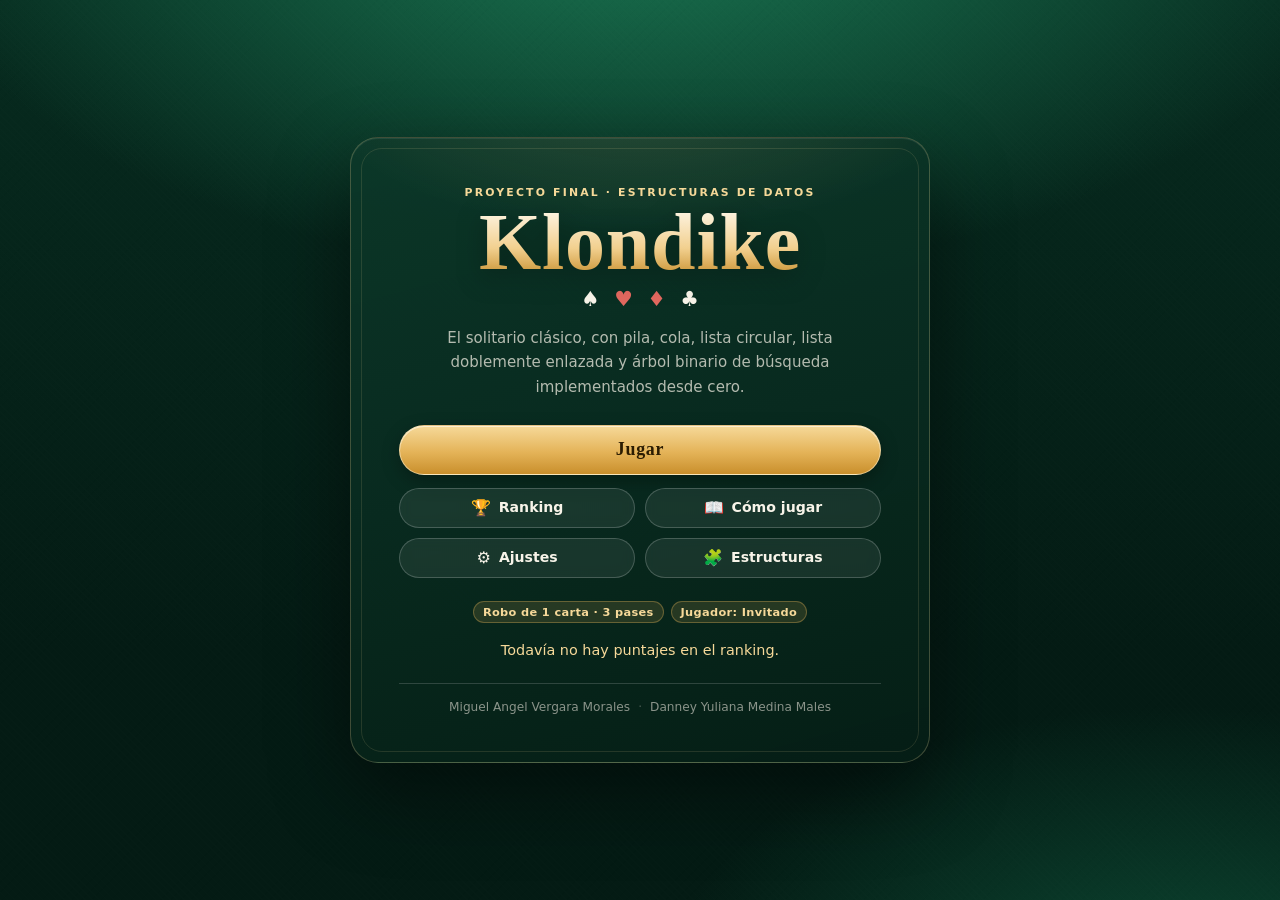
<file: index.html>
<!DOCTYPE html>
<html lang="es">
<head>
  <meta charset="UTF-8">
  <meta name="viewport" content="width=device-width, initial-scale=1.0">
  <meta name="description" content="Klondike, solitario clásico con estructuras de datos implementadas desde cero.">
  <title>Klondike — Solitario</title>
  <link rel="stylesheet" href="./styles/base.css">
  <link rel="stylesheet" href="./styles/board.css">
  <link rel="stylesheet" href="./styles/cards.css">
  <link rel="stylesheet" href="./styles/modals.css">
</head>
<body>
  <div id="app" class="app">
    <noscript>Este juego necesita JavaScript activado.</noscript>
  </div>
  <script type="module" src="./src/main.js"></script>
</body>
</html>
</file>
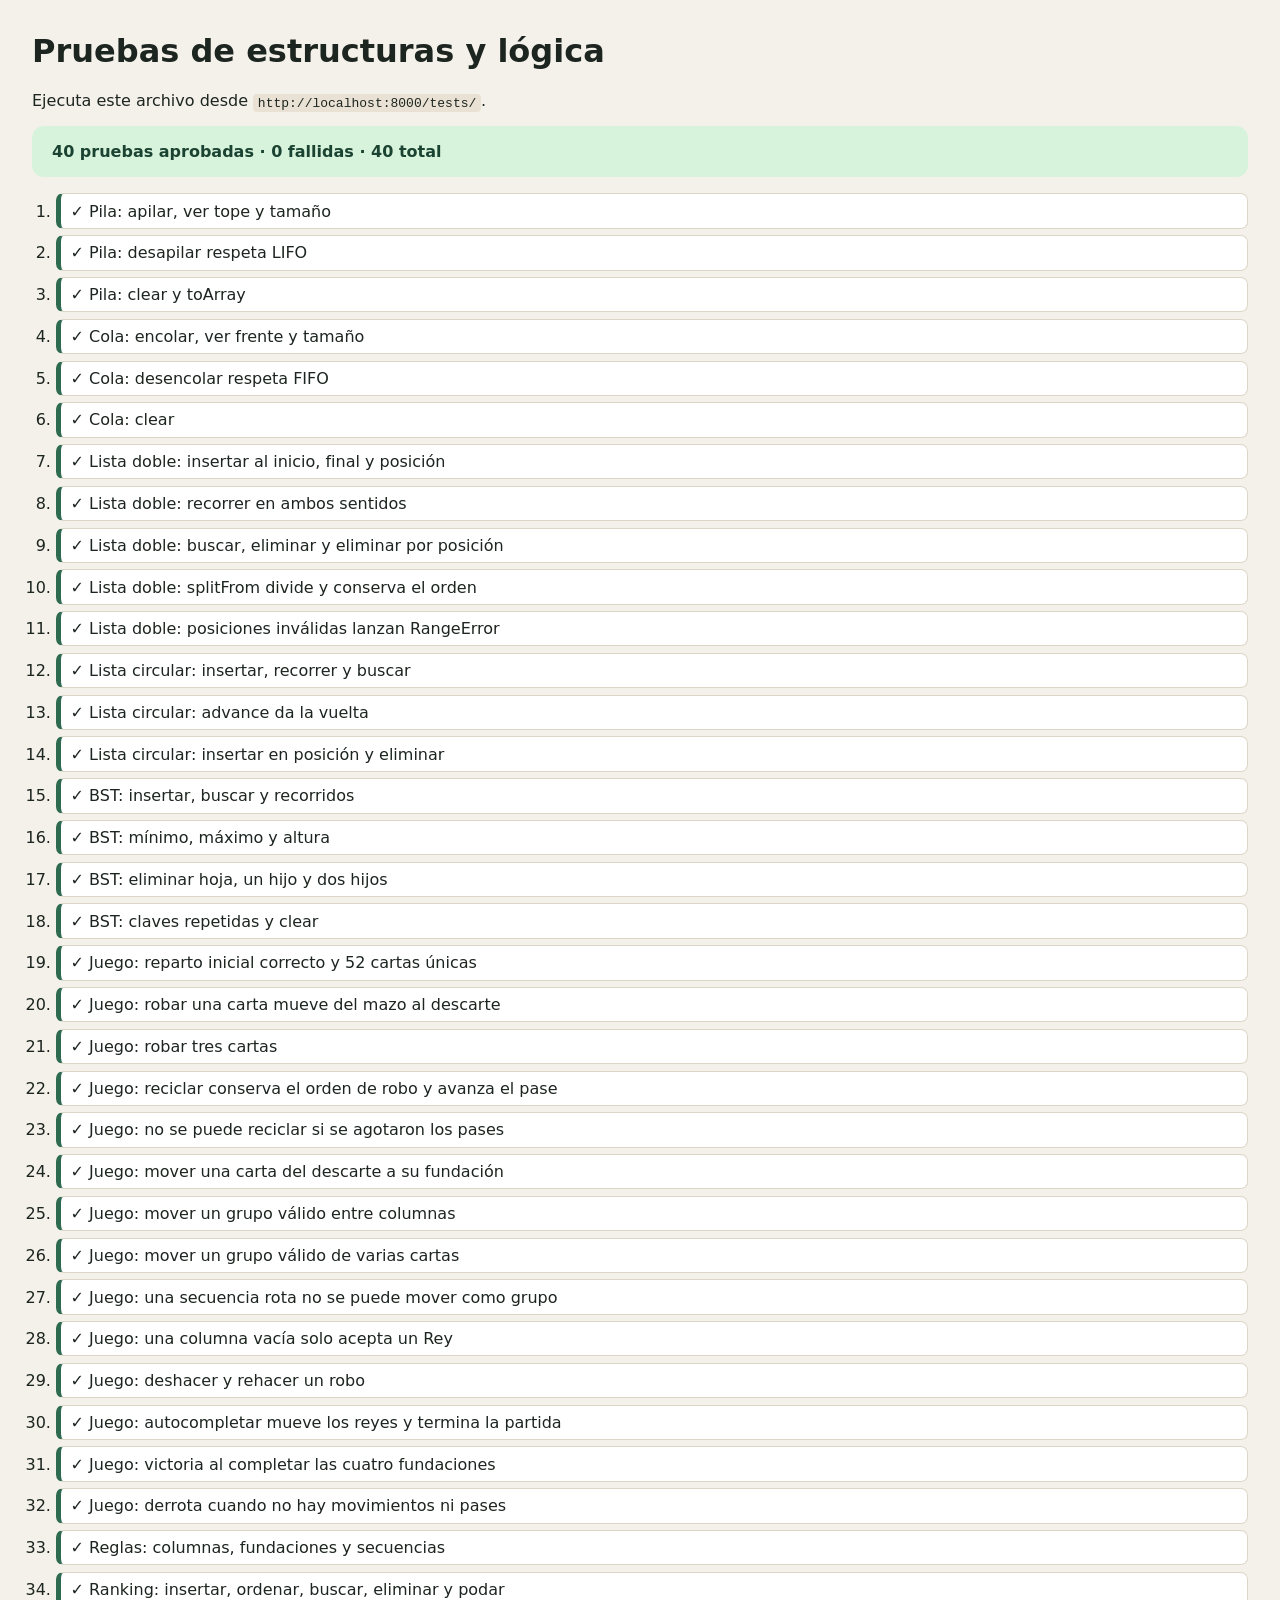
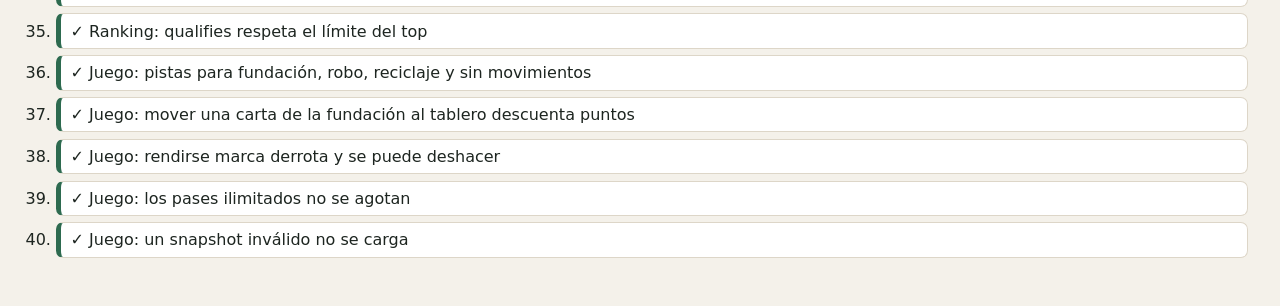
<file: tests/index.html>
<!DOCTYPE html>
<html lang="es">
<head>
  <meta charset="UTF-8">
  <meta name="viewport" content="width=device-width, initial-scale=1.0">
  <title>Pruebas — Klondike</title>
  <style>
    :root { color-scheme: light; }
    body { margin: 0; padding: 2rem; font-family: system-ui, sans-serif; background: #f4f1ea; color: #1d2520; }
    h1 { margin-top: 0; }
    .summary { padding: 1rem 1.25rem; border-radius: .75rem; font-weight: 700; margin-bottom: 1rem; }
    .summary--ok { background: #d8f3dc; color: #1b4332; }
    .summary--fail { background: #ffd6d6; color: #7f1d1d; }
    .results { display: grid; gap: .4rem; padding-left: 1.5rem; }
    .result { padding: .45rem .6rem; border-radius: .45rem; background: #fff; border: 1px solid #ddd6c8; }
    .result--ok { border-left: 5px solid #2d6a4f; }
    .result--fail { border-left: 5px solid #b91c1c; }
    .result pre { white-space: pre-wrap; color: #7f1d1d; font-size: .82rem; }
    code { background: #e9e2d4; padding: .1rem .3rem; border-radius: .25rem; }
  </style>
</head>
<body>
  <h1>Pruebas de estructuras y lógica</h1>
  <p>Ejecuta este archivo desde <code>http://localhost:8000/tests/</code>.</p>
  <div id="results">Ejecutando…</div>
  <script type="module">
    import { runTests } from './test-runner.js';
    import './structures.test.js';
    import './game.test.js';
    runTests(document.getElementById('results'));
  </script>
</body>
</html>
</file>
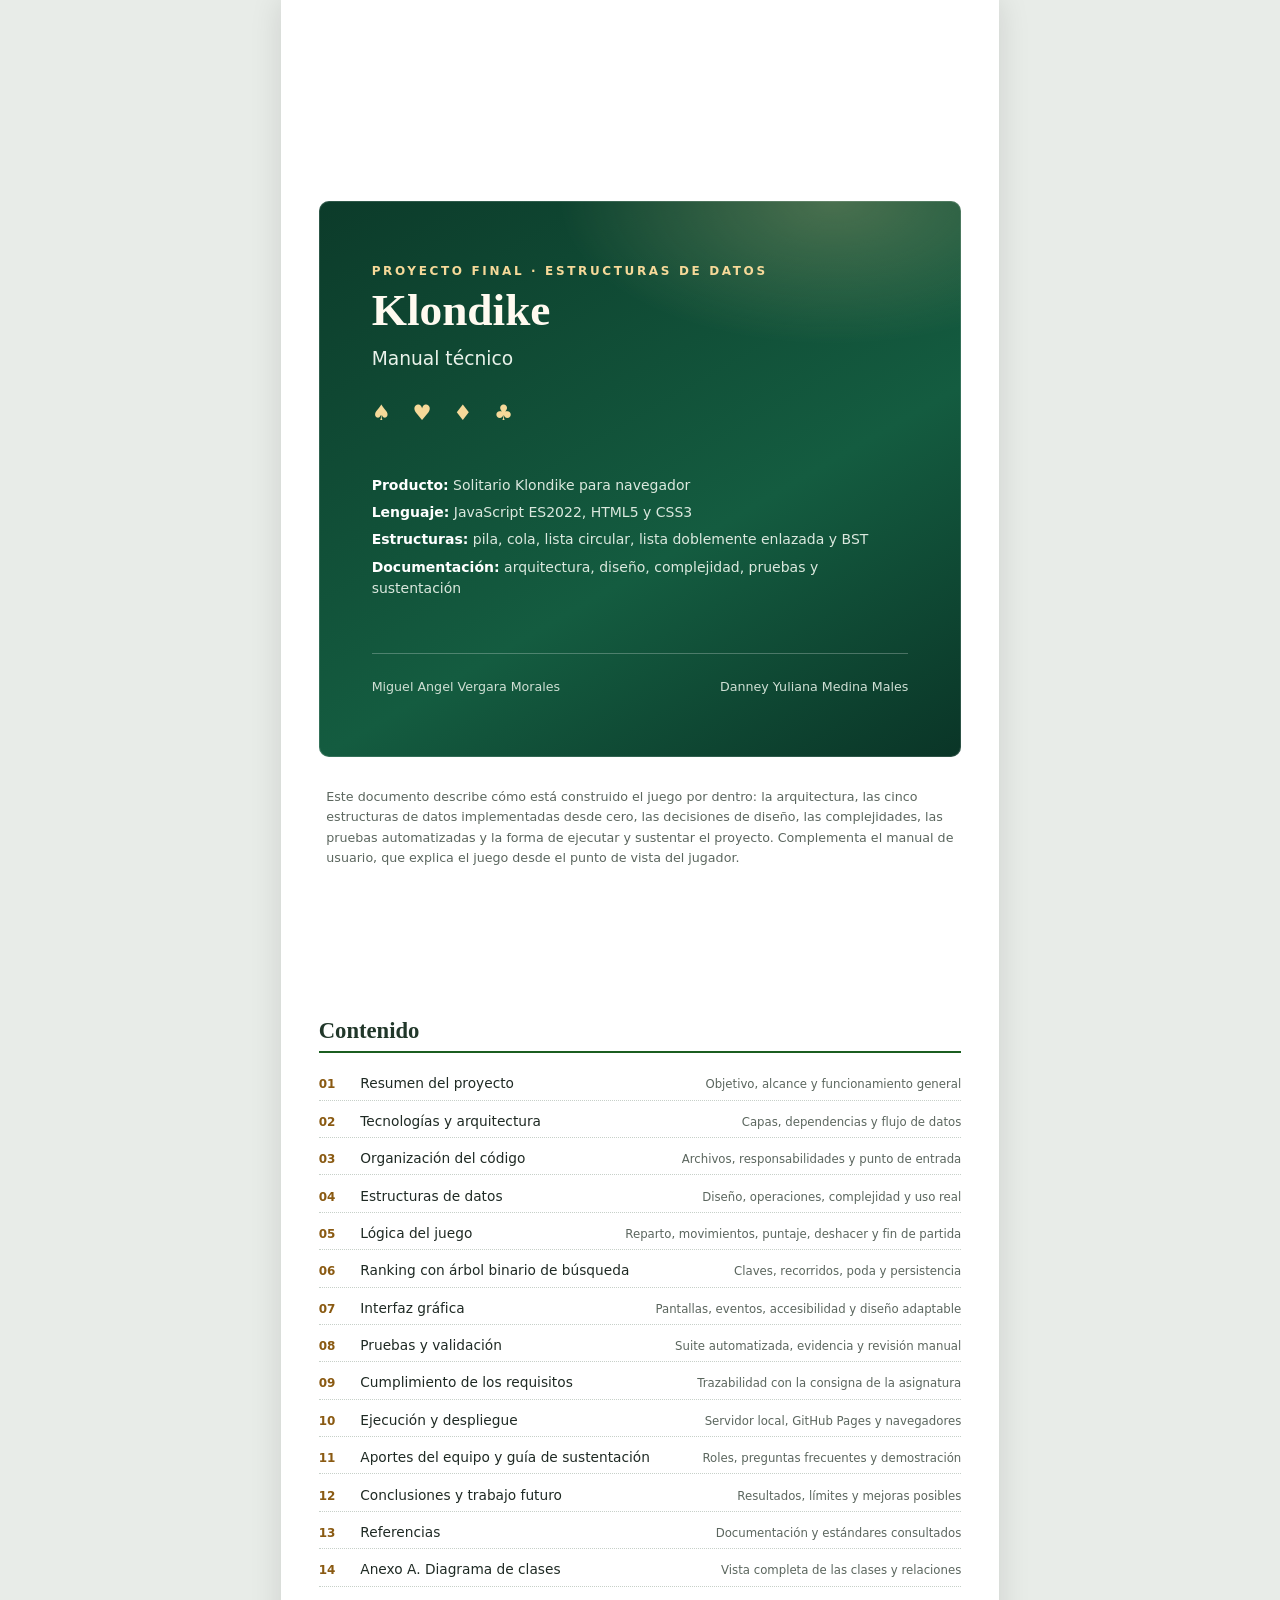
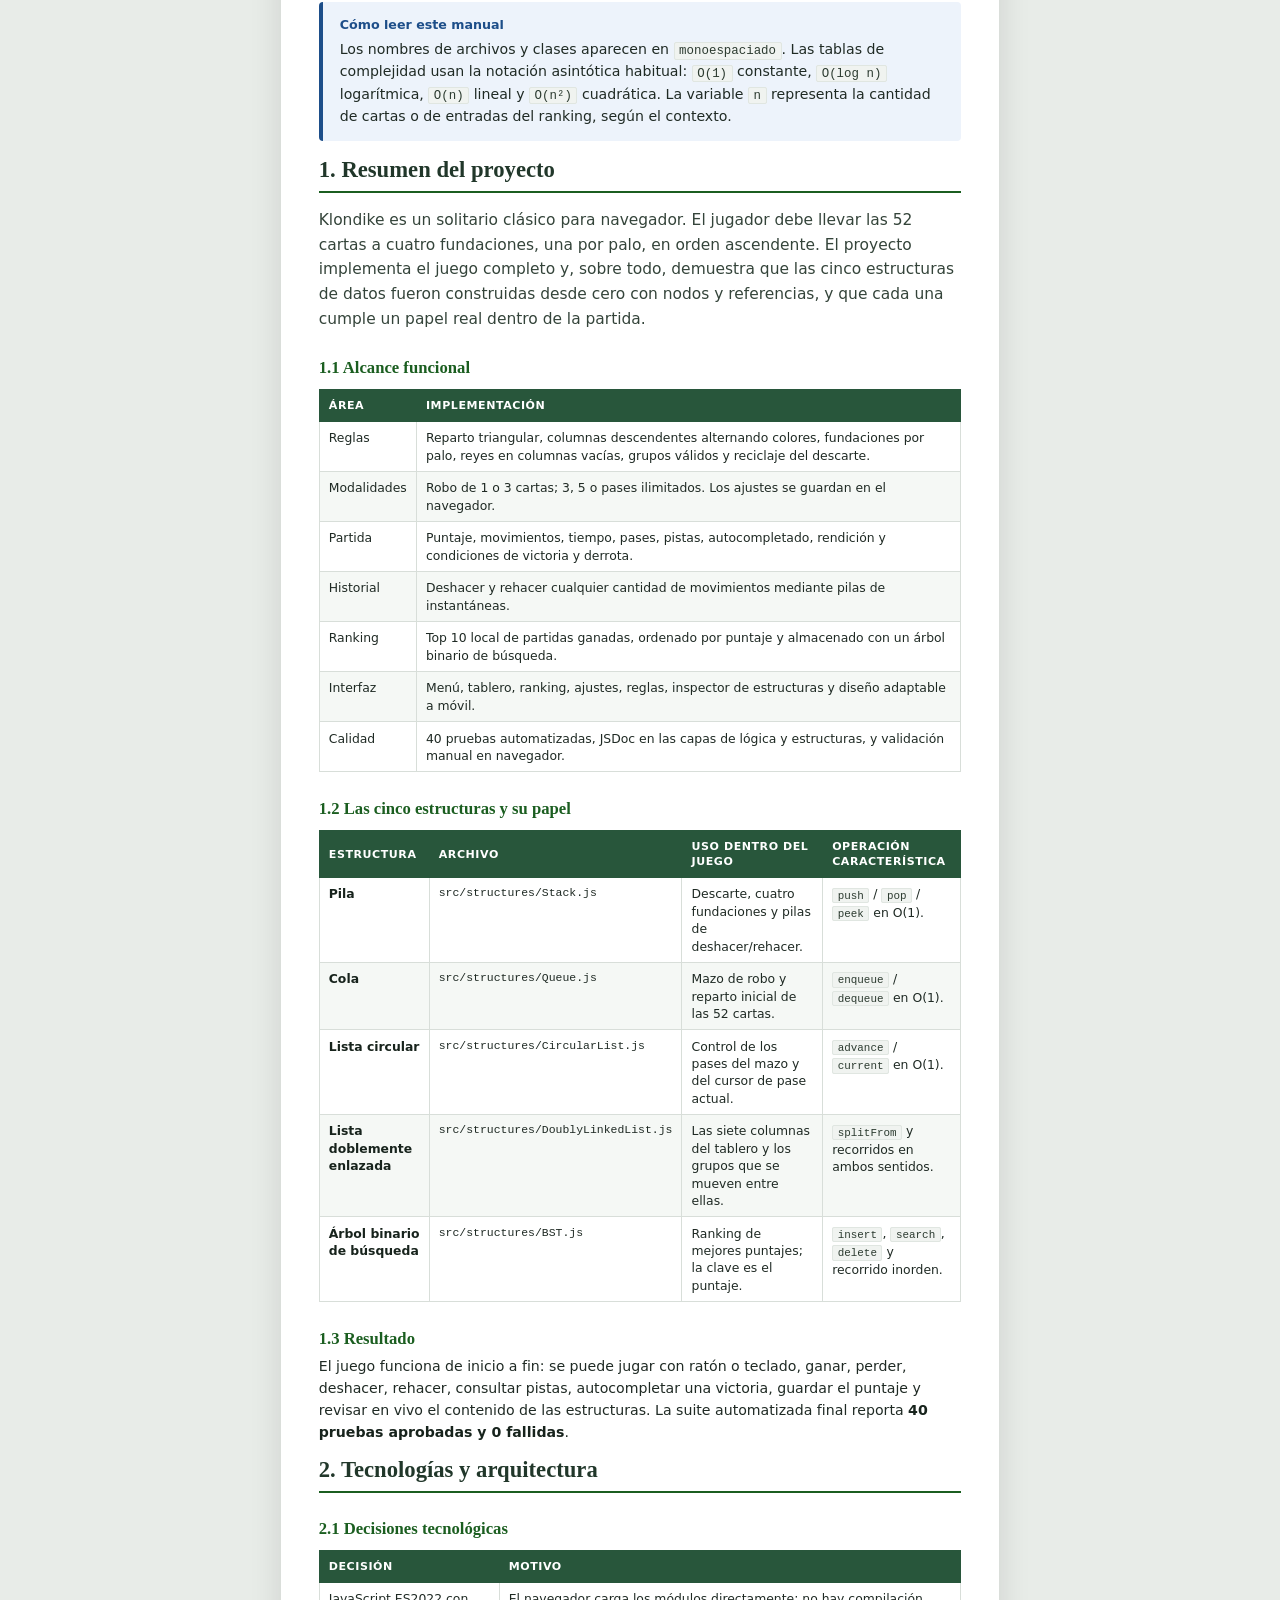
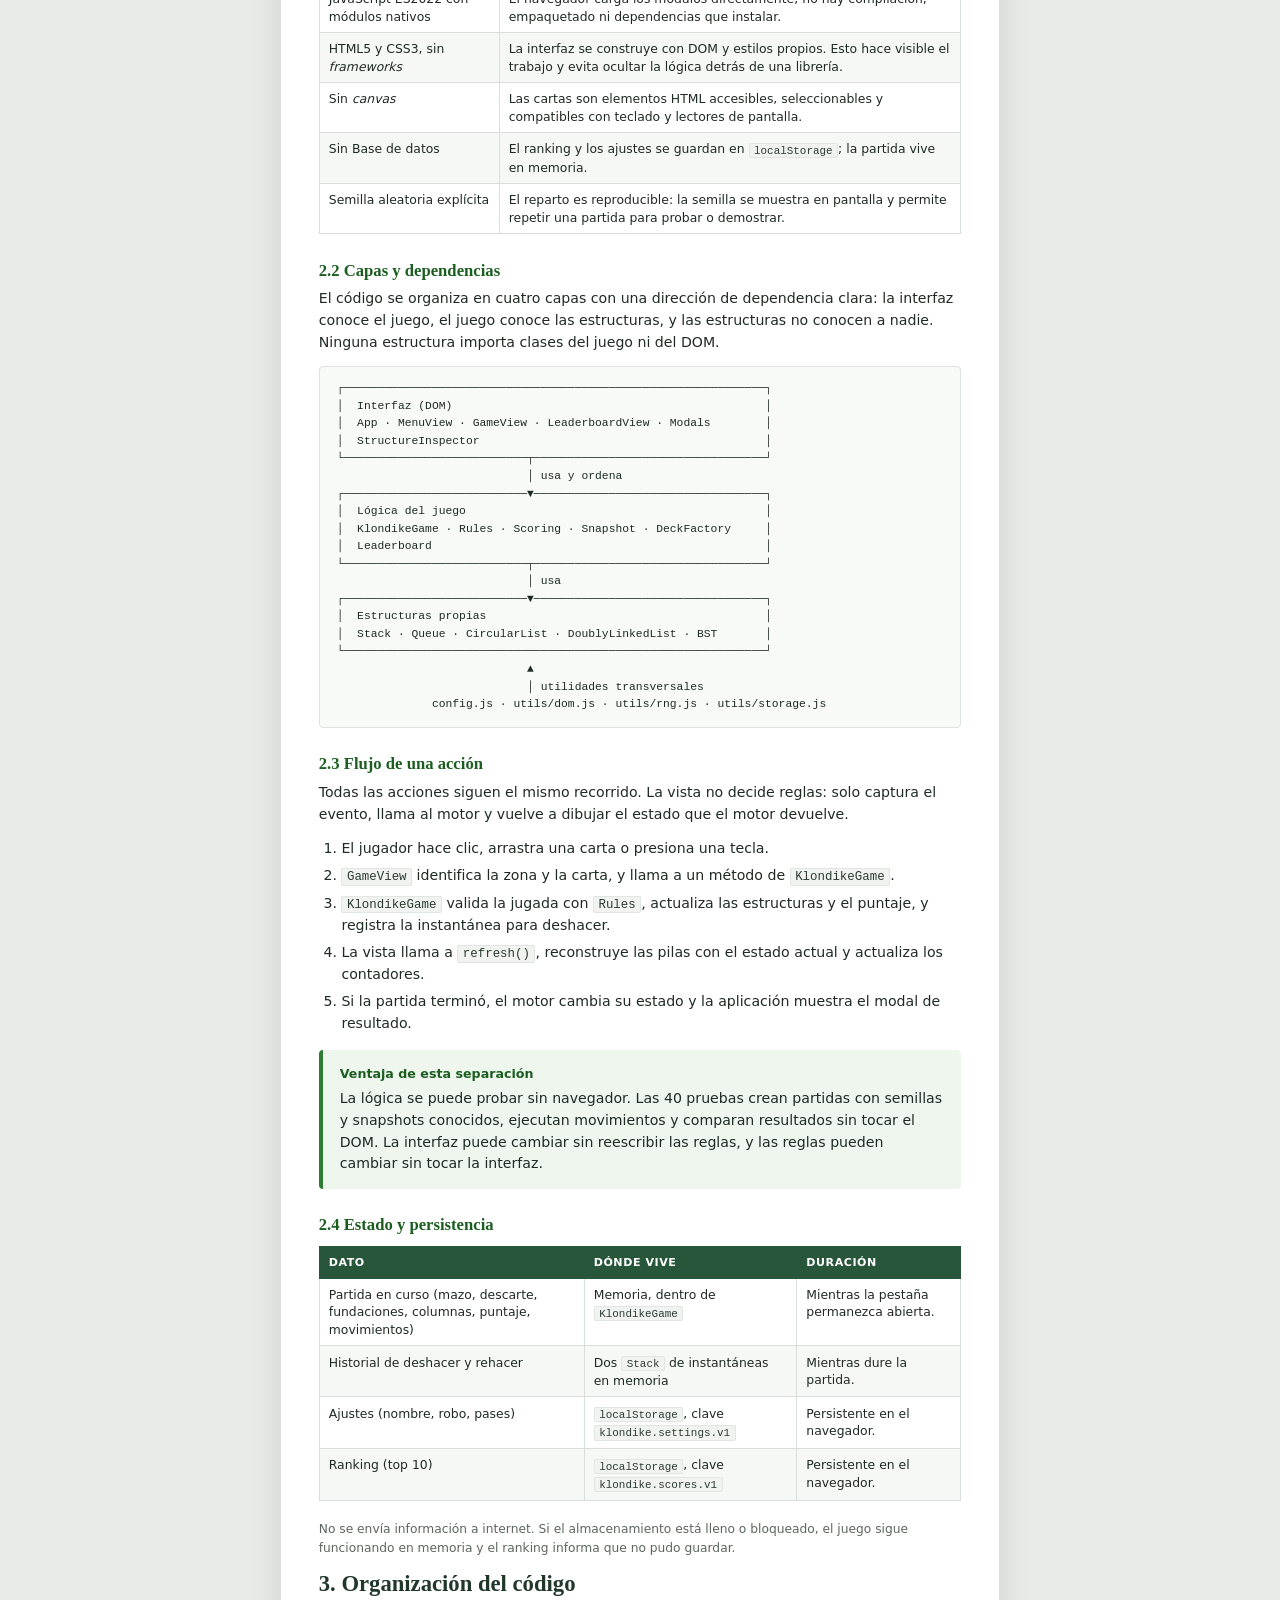
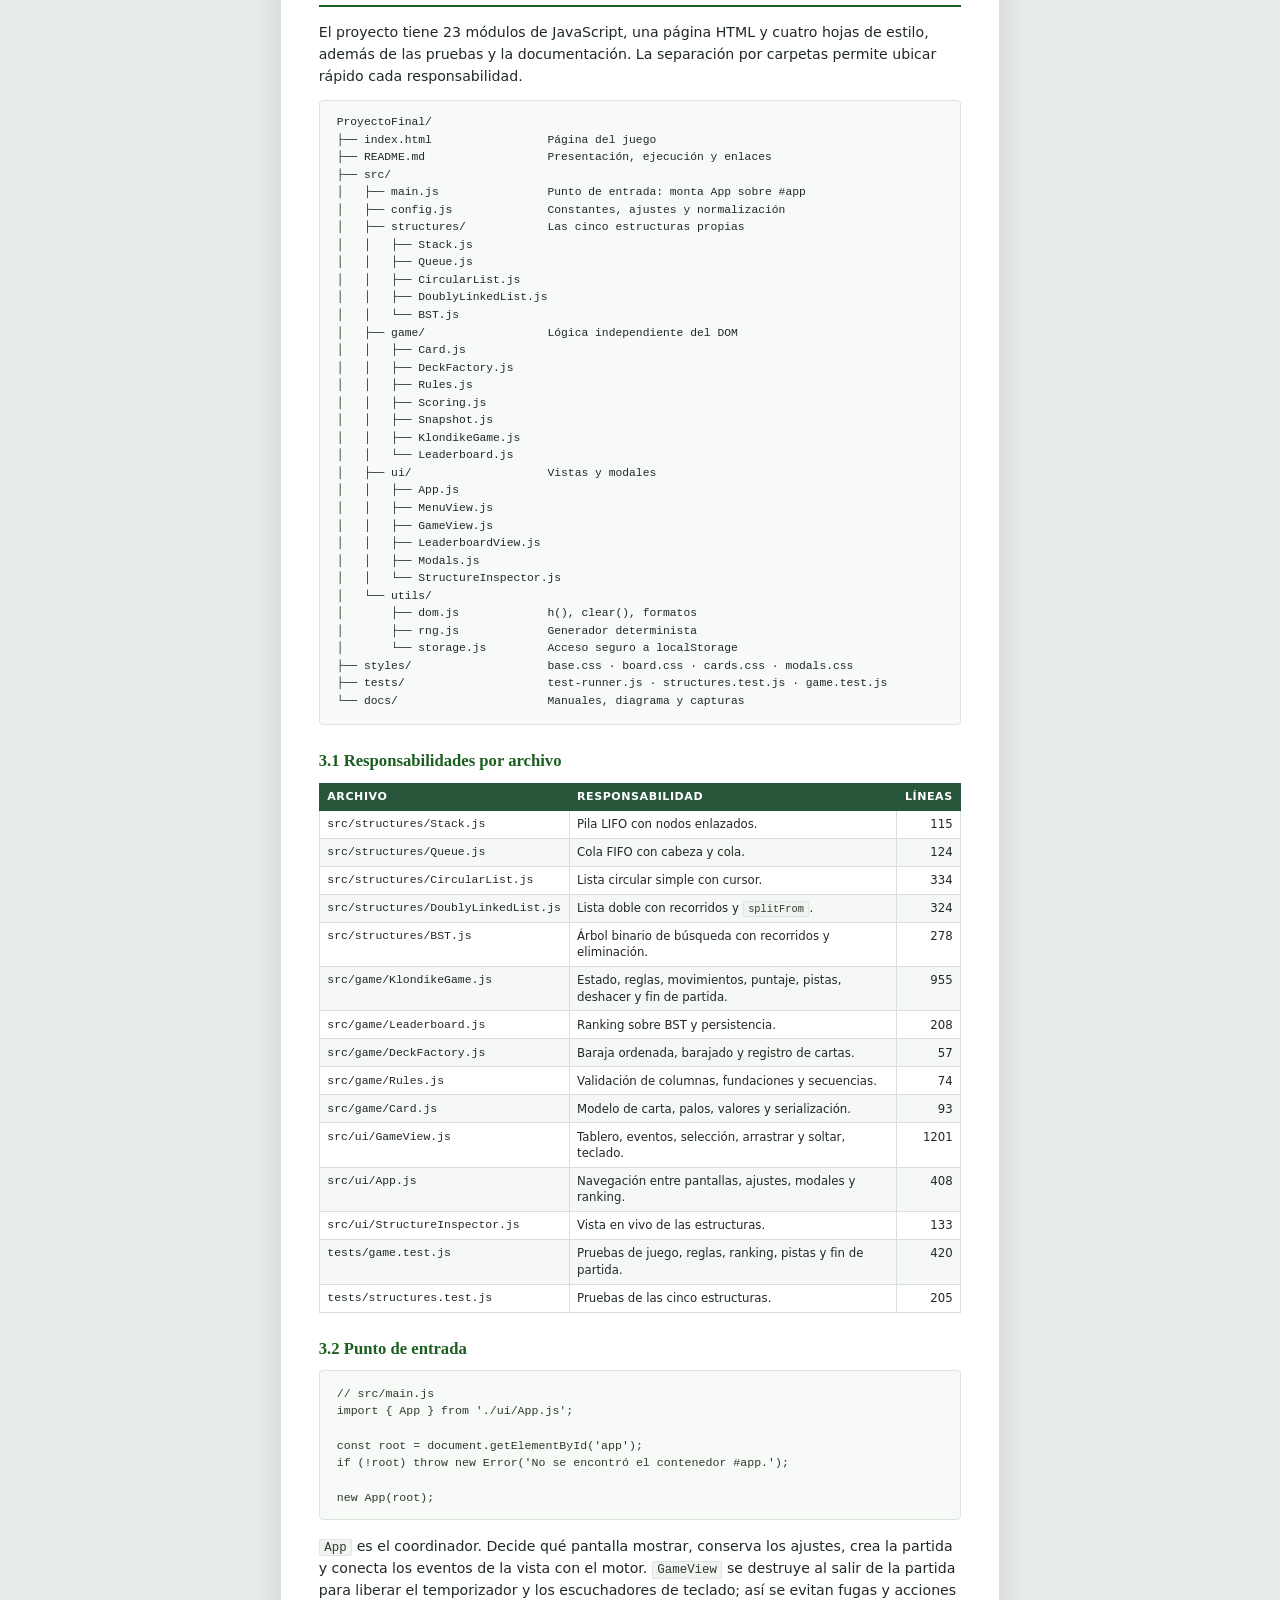
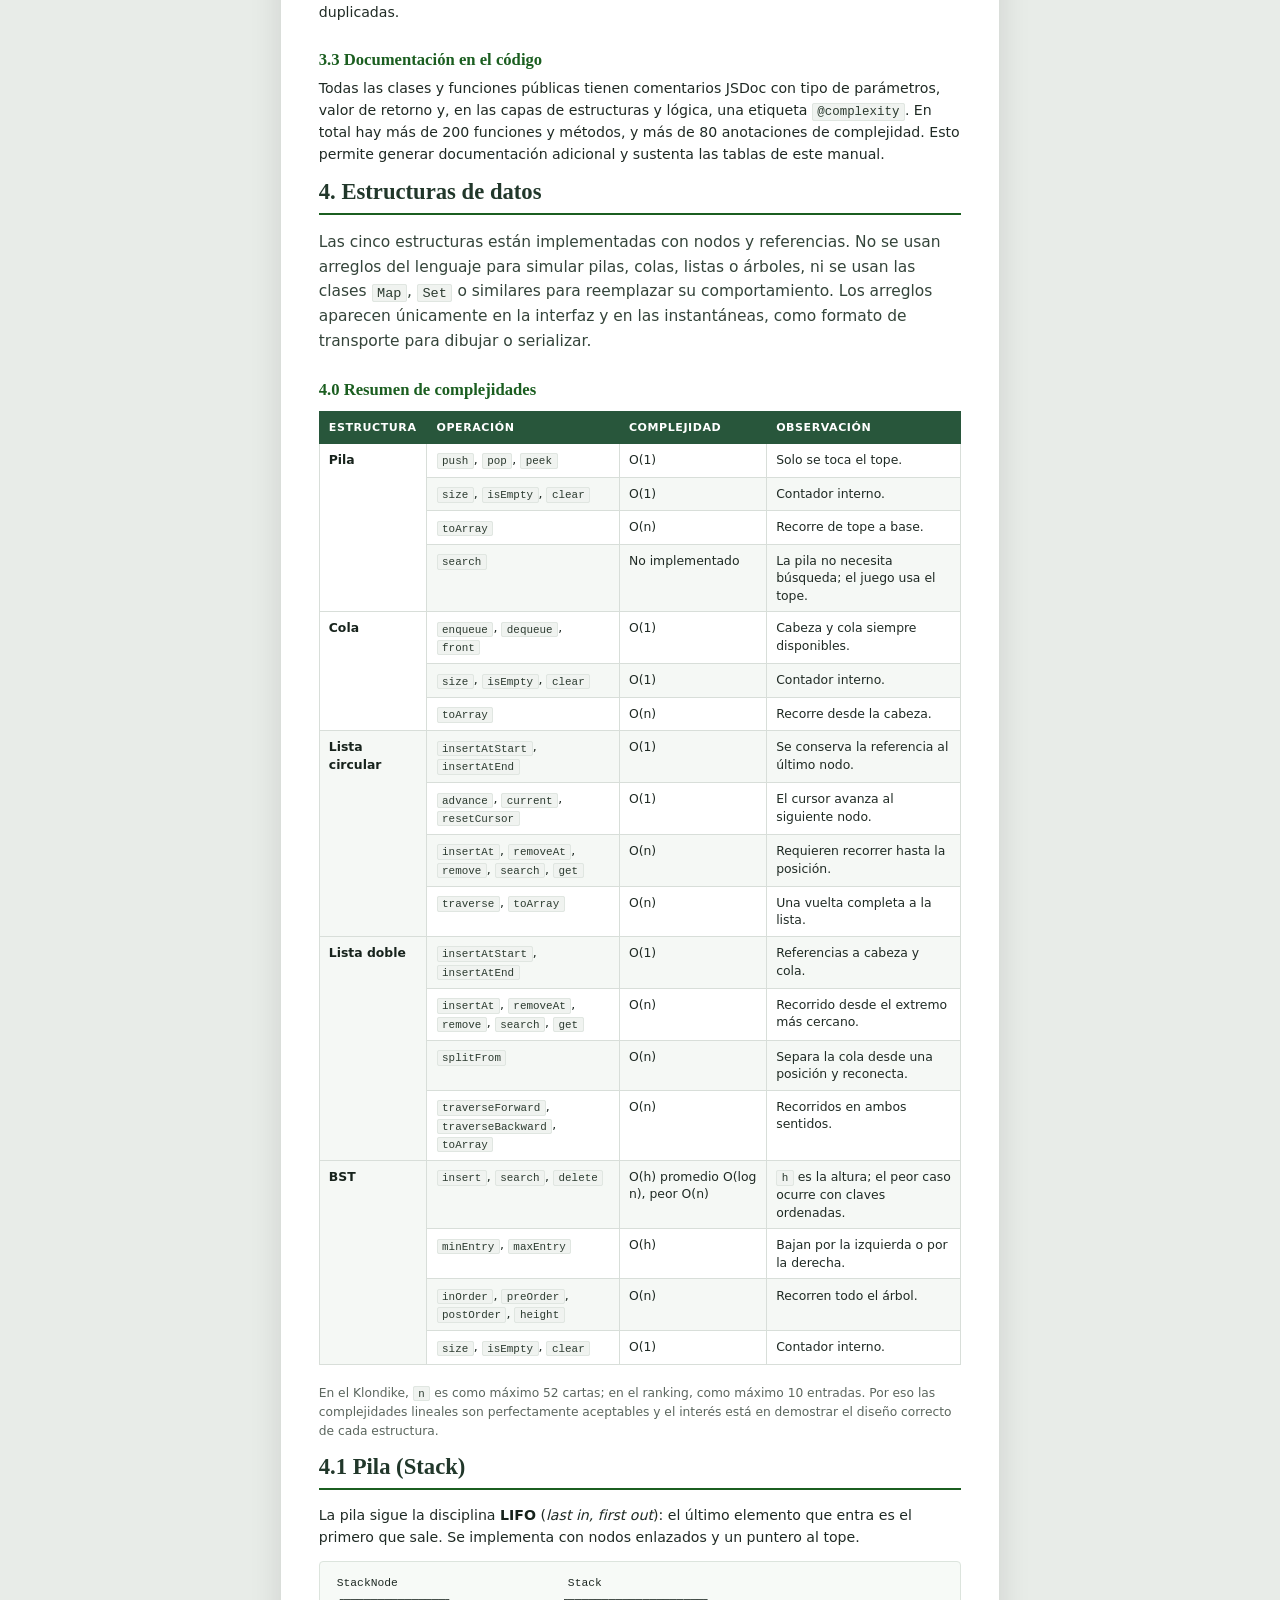
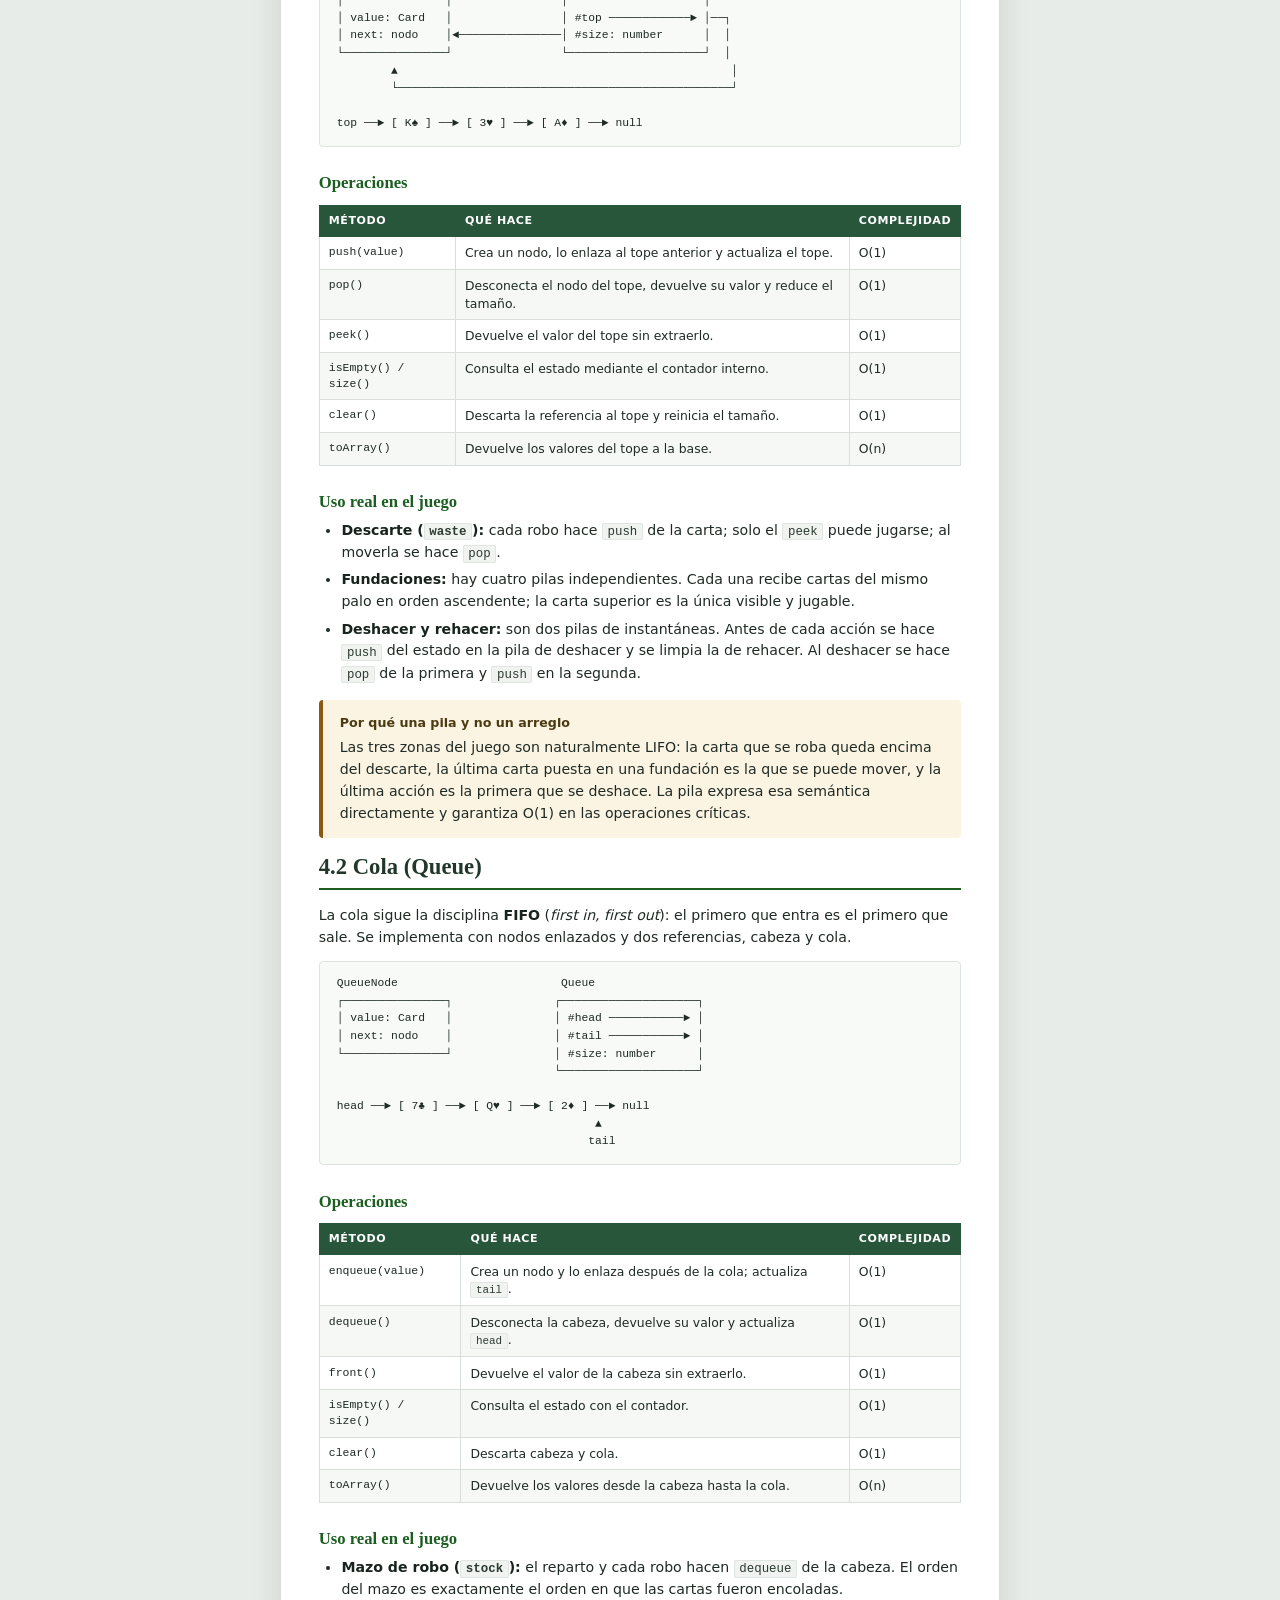
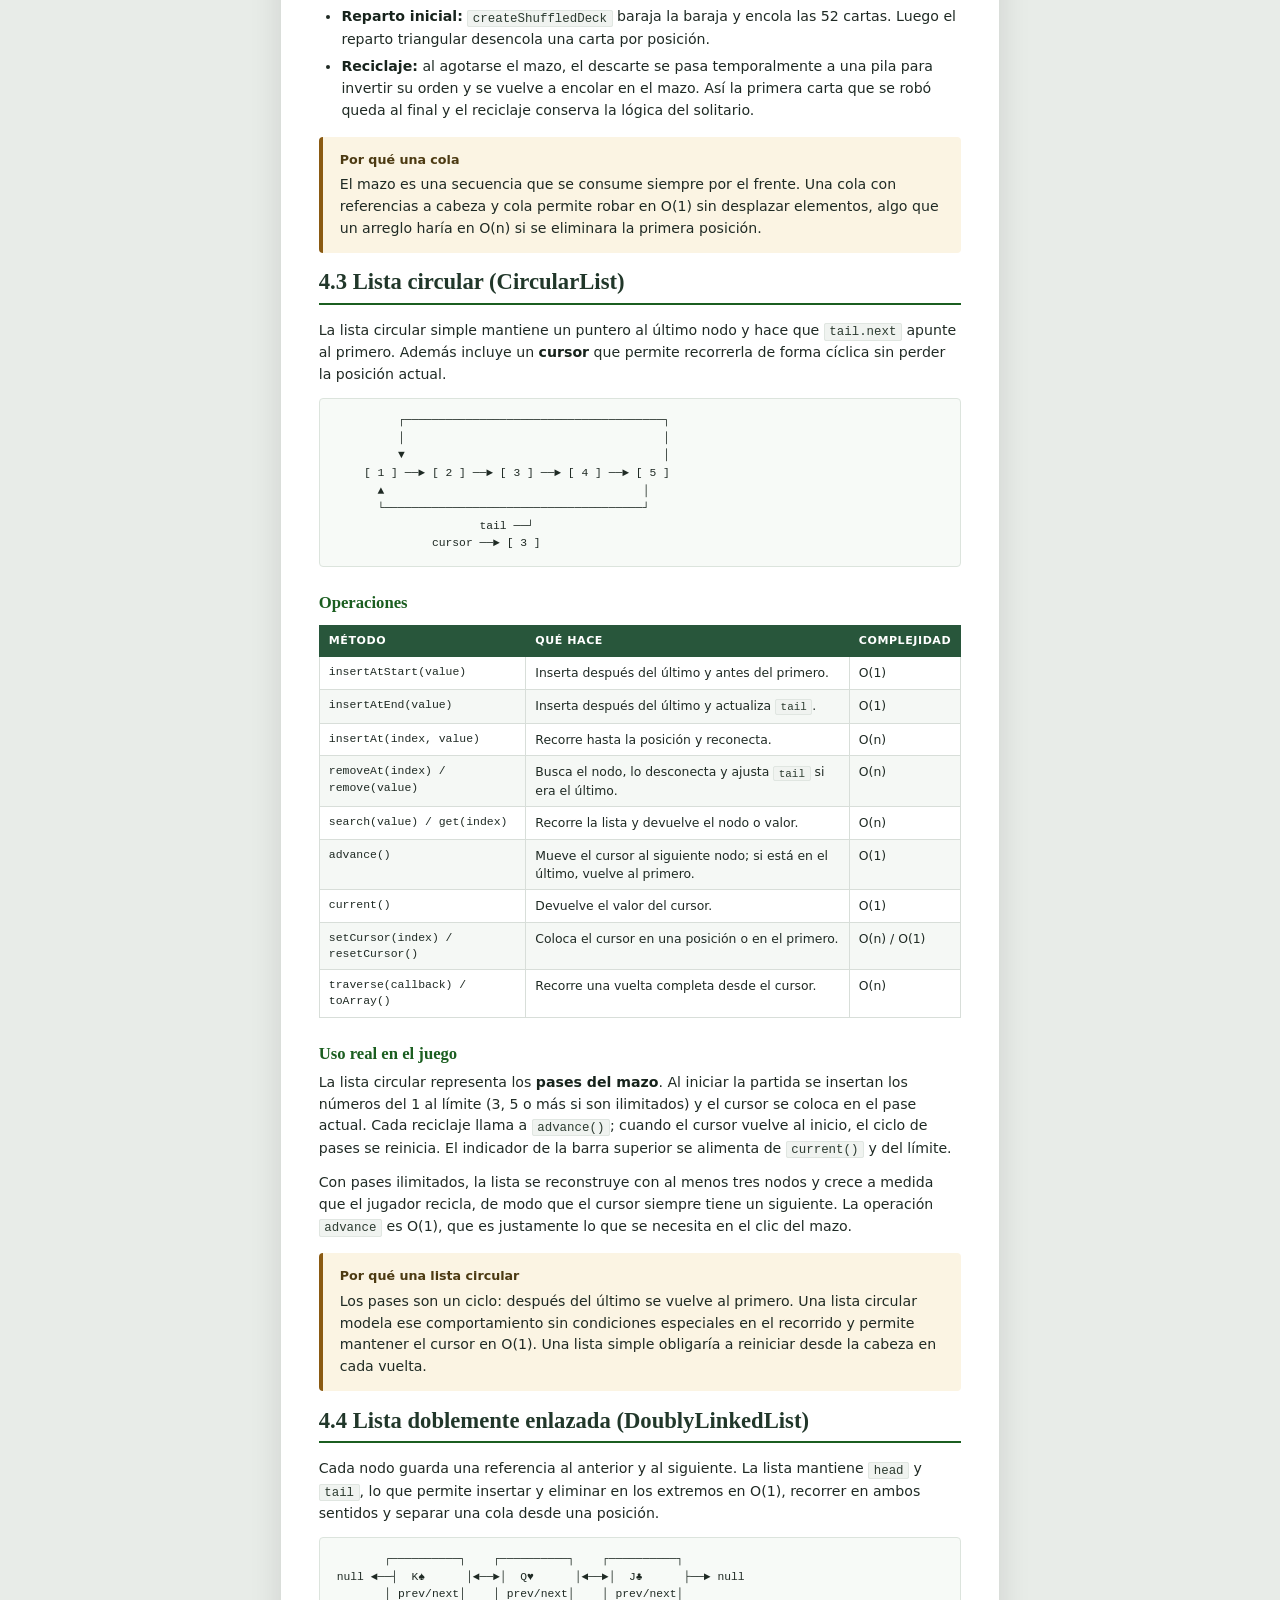
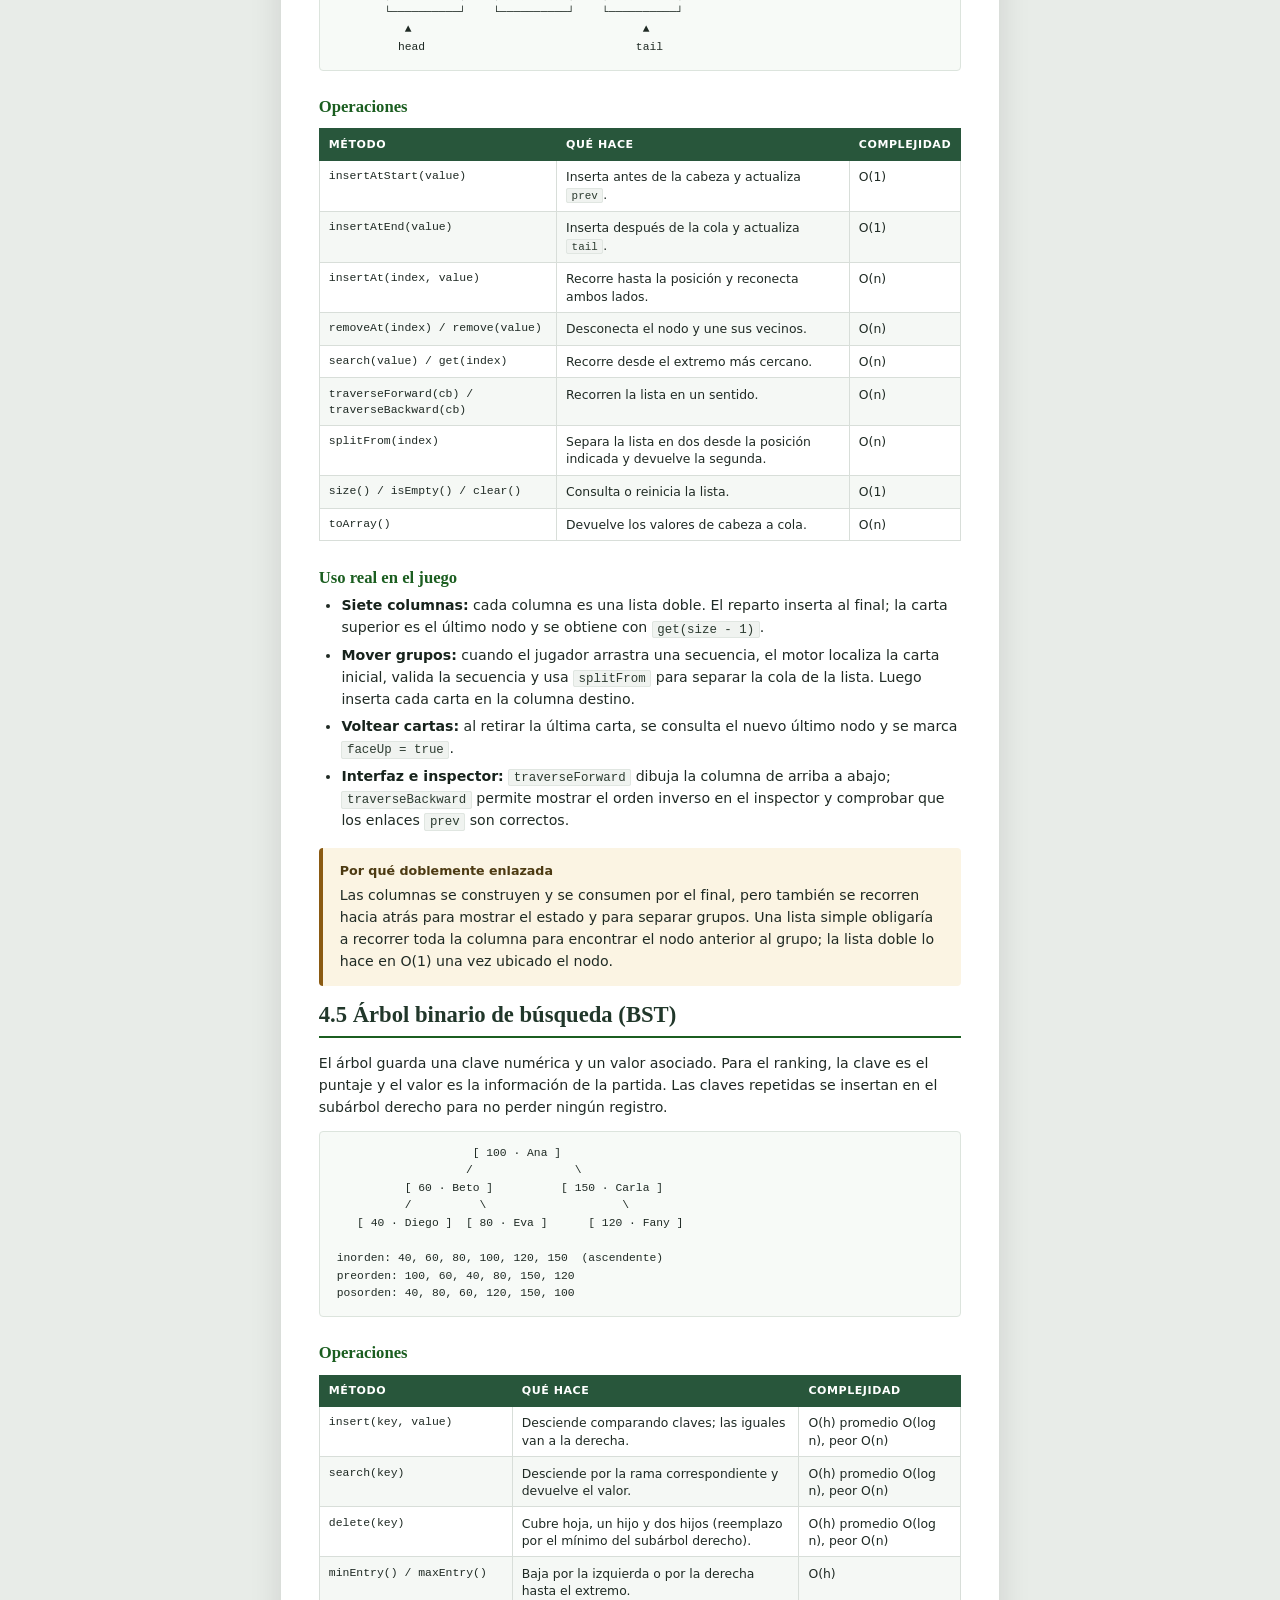
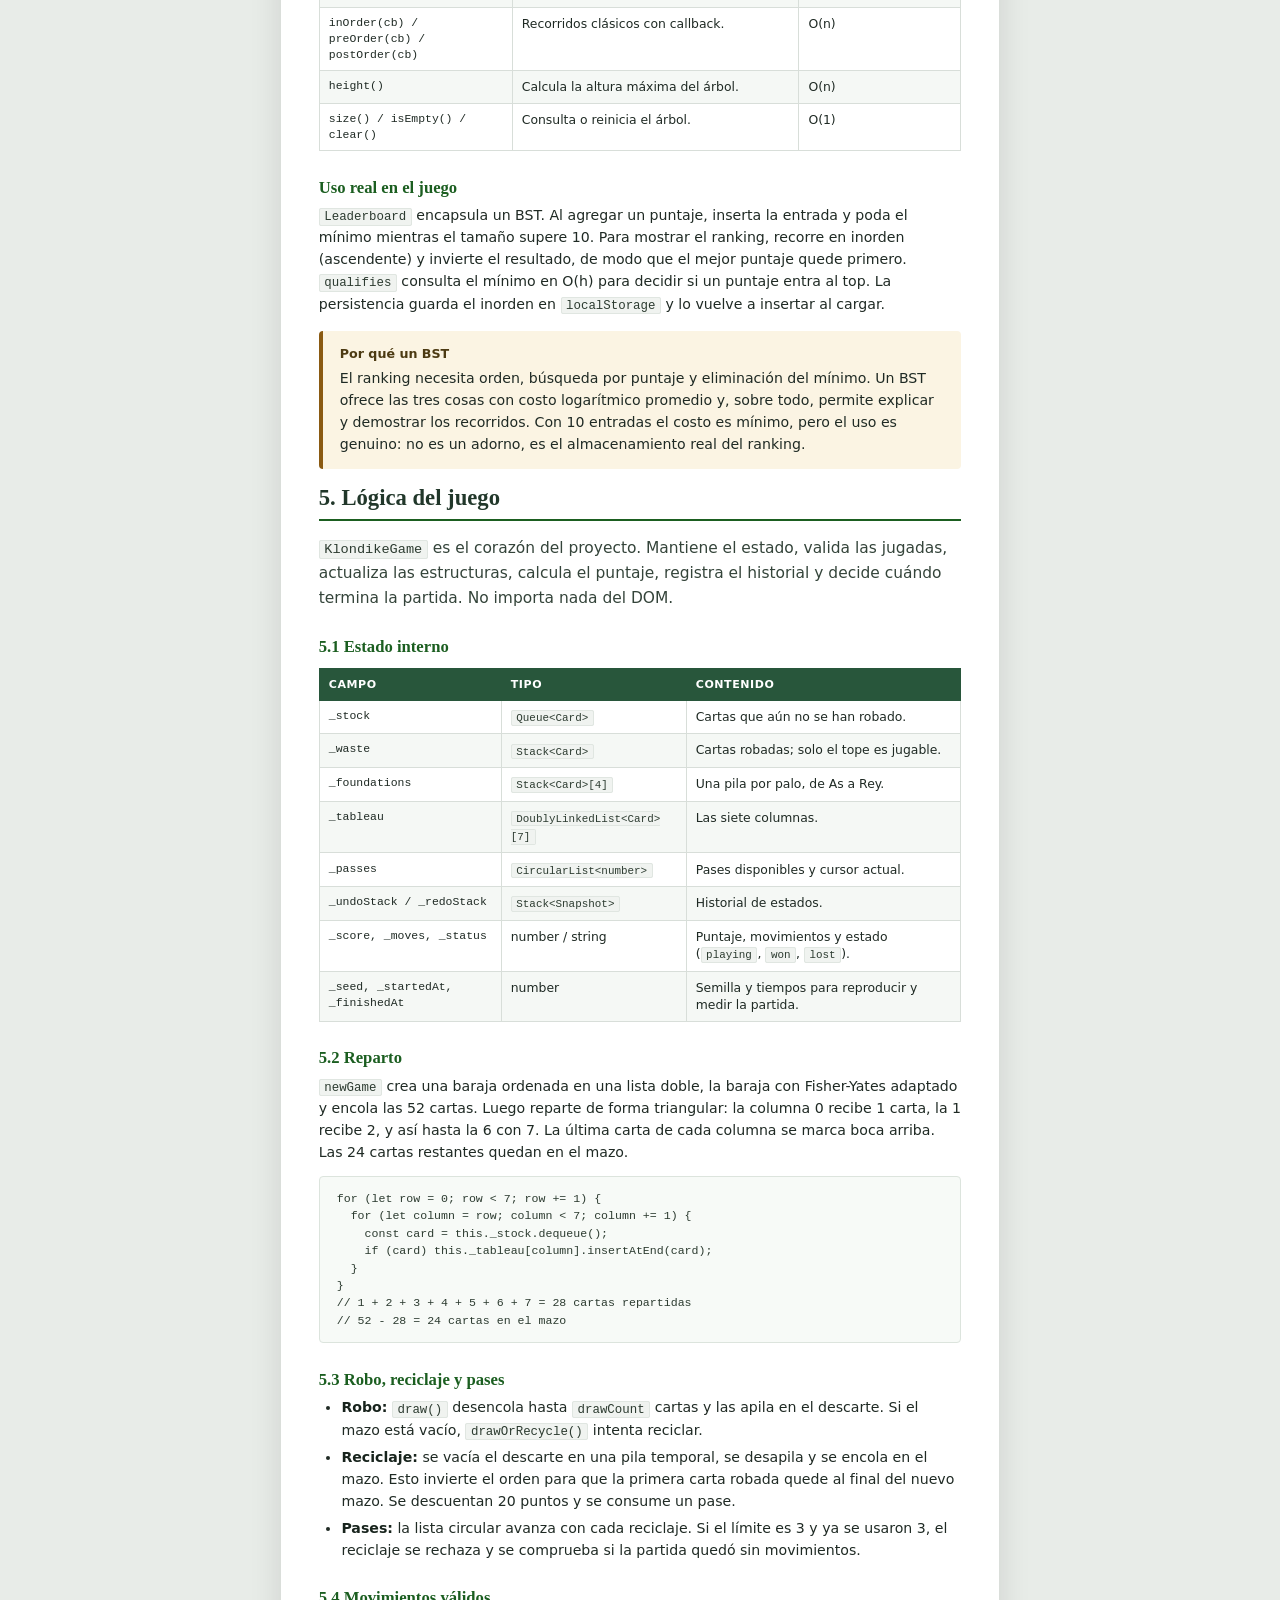
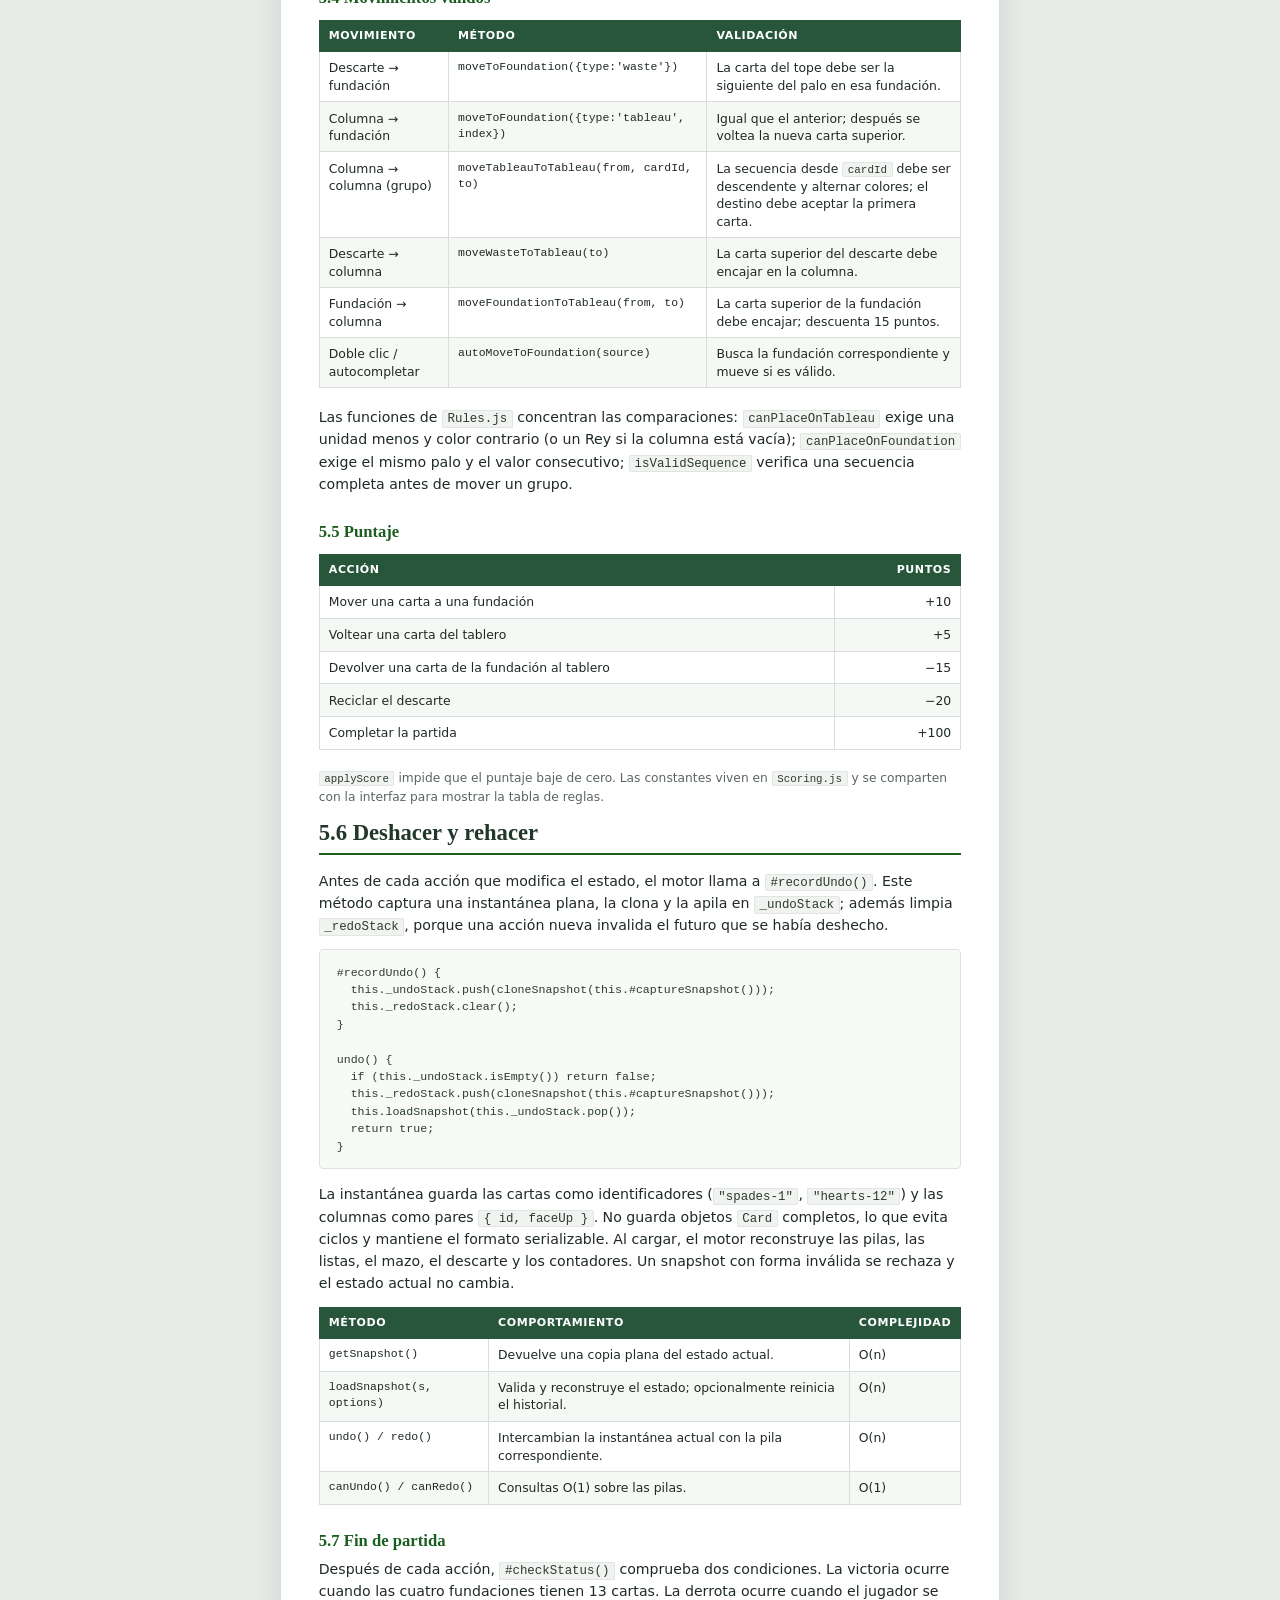
<file: docs/manual-tecnico.html>
<!DOCTYPE html>
<html lang="es">
<head>
  <meta charset="UTF-8">
  <meta name="viewport" content="width=device-width, initial-scale=1.0">
  <title>Manual técnico — Klondike</title>
  <link rel="stylesheet" href="docs.css">
</head>
<body>
<main class="sheet">

  <!-- ============================================================ PORTADA -->
  <section class="cover">
    <div class="cover__band">
      <p class="cover__kicker">Proyecto final · Estructuras de Datos</p>
      <h1 class="cover__title">Klondike</h1>
      <p class="cover__subtitle">Manual técnico</p>
      <p class="cover__suits" aria-hidden="true">♠ ♥ ♦ ♣</p>
      <div class="cover__meta">
        <span><strong>Producto:</strong> Solitario Klondike para navegador</span>
        <span><strong>Lenguaje:</strong> JavaScript ES2022, HTML5 y CSS3</span>
        <span><strong>Estructuras:</strong> pila, cola, lista circular, lista doblemente enlazada y BST</span>
        <span><strong>Documentación:</strong> arquitectura, diseño, complejidad, pruebas y sustentación</span>
      </div>
      <div class="cover__bottom">
        <span>Miguel Angel Vergara Morales</span>
        <span>Danney Yuliana Medina Males</span>
      </div>
    </div>
    <p class="cover__note">
      Este documento describe cómo está construido el juego por dentro: la arquitectura, las cinco
      estructuras de datos implementadas desde cero, las decisiones de diseño, las complejidades, las
      pruebas automatizadas y la forma de ejecutar y sustentar el proyecto. Complementa el manual de
      usuario, que explica el juego desde el punto de vista del jugador.
    </p>
  </section>

  <!-- ============================================================ ÍNDICE -->
  <section class="page-break">
    <h2>Contenido</h2>
    <ol class="toc">
      <li><span>Resumen del proyecto</span><small>Objetivo, alcance y funcionamiento general</small></li>
      <li><span>Tecnologías y arquitectura</span><small>Capas, dependencias y flujo de datos</small></li>
      <li><span>Organización del código</span><small>Archivos, responsabilidades y punto de entrada</small></li>
      <li><span>Estructuras de datos</span><small>Diseño, operaciones, complejidad y uso real</small></li>
      <li><span>Lógica del juego</span><small>Reparto, movimientos, puntaje, deshacer y fin de partida</small></li>
      <li><span>Ranking con árbol binario de búsqueda</span><small>Claves, recorridos, poda y persistencia</small></li>
      <li><span>Interfaz gráfica</span><small>Pantallas, eventos, accesibilidad y diseño adaptable</small></li>
      <li><span>Pruebas y validación</span><small>Suite automatizada, evidencia y revisión manual</small></li>
      <li><span>Cumplimiento de los requisitos</span><small>Trazabilidad con la consigna de la asignatura</small></li>
      <li><span>Ejecución y despliegue</span><small>Servidor local, GitHub Pages y navegadores</small></li>
      <li><span>Aportes del equipo y guía de sustentación</span><small>Roles, preguntas frecuentes y demostración</small></li>
      <li><span>Conclusiones y trabajo futuro</span><small>Resultados, límites y mejoras posibles</small></li>
      <li><span>Referencias</span><small>Documentación y estándares consultados</small></li>
      <li><span>Anexo A. Diagrama de clases</span><small>Vista completa de las clases y relaciones</small></li>
    </ol>

    <div class="callout callout--info">
      <p class="callout__title">Cómo leer este manual</p>
      <p>
        Los nombres de archivos y clases aparecen en <code>monoespaciado</code>. Las tablas de complejidad
        usan la notación asintótica habitual: <code>O(1)</code> constante, <code>O(log n)</code>
        logarítmica, <code>O(n)</code> lineal y <code>O(n²)</code> cuadrática. La variable <code>n</code>
        representa la cantidad de cartas o de entradas del ranking, según el contexto.
      </p>
    </div>
  </section>

  <!-- ============================================================ 1 -->
  <section class="page-break">
    <h2>1. Resumen del proyecto</h2>
    <p class="lead">
      Klondike es un solitario clásico para navegador. El jugador debe llevar las 52 cartas a cuatro
      fundaciones, una por palo, en orden ascendente. El proyecto implementa el juego completo y, sobre
      todo, demuestra que las cinco estructuras de datos fueron construidas desde cero con nodos y
      referencias, y que cada una cumple un papel real dentro de la partida.
    </p>

    <h3>1.1 Alcance funcional</h3>
    <table>
      <thead>
        <tr><th>Área</th><th>Implementación</th></tr>
      </thead>
      <tbody>
        <tr><td>Reglas</td><td>Reparto triangular, columnas descendentes alternando colores, fundaciones por palo, reyes en columnas vacías, grupos válidos y reciclaje del descarte.</td></tr>
        <tr><td>Modalidades</td><td>Robo de 1 o 3 cartas; 3, 5 o pases ilimitados. Los ajustes se guardan en el navegador.</td></tr>
        <tr><td>Partida</td><td>Puntaje, movimientos, tiempo, pases, pistas, autocompletado, rendición y condiciones de victoria y derrota.</td></tr>
        <tr><td>Historial</td><td>Deshacer y rehacer cualquier cantidad de movimientos mediante pilas de instantáneas.</td></tr>
        <tr><td>Ranking</td><td>Top 10 local de partidas ganadas, ordenado por puntaje y almacenado con un árbol binario de búsqueda.</td></tr>
        <tr><td>Interfaz</td><td>Menú, tablero, ranking, ajustes, reglas, inspector de estructuras y diseño adaptable a móvil.</td></tr>
        <tr><td>Calidad</td><td>40 pruebas automatizadas, JSDoc en las capas de lógica y estructuras, y validación manual en navegador.</td></tr>
      </tbody>
    </table>

    <h3>1.2 Las cinco estructuras y su papel</h3>
    <table>
      <thead>
        <tr><th>Estructura</th><th>Archivo</th><th>Uso dentro del juego</th><th>Operación característica</th></tr>
      </thead>
      <tbody>
        <tr>
          <td><strong>Pila</strong></td>
          <td class="code">src/structures/Stack.js</td>
          <td>Descarte, cuatro fundaciones y pilas de deshacer/rehacer.</td>
          <td><code>push</code> / <code>pop</code> / <code>peek</code> en O(1).</td>
        </tr>
        <tr>
          <td><strong>Cola</strong></td>
          <td class="code">src/structures/Queue.js</td>
          <td>Mazo de robo y reparto inicial de las 52 cartas.</td>
          <td><code>enqueue</code> / <code>dequeue</code> en O(1).</td>
        </tr>
        <tr>
          <td><strong>Lista circular</strong></td>
          <td class="code">src/structures/CircularList.js</td>
          <td>Control de los pases del mazo y del cursor de pase actual.</td>
          <td><code>advance</code> / <code>current</code> en O(1).</td>
        </tr>
        <tr>
          <td><strong>Lista doblemente enlazada</strong></td>
          <td class="code">src/structures/DoublyLinkedList.js</td>
          <td>Las siete columnas del tablero y los grupos que se mueven entre ellas.</td>
          <td><code>splitFrom</code> y recorridos en ambos sentidos.</td>
        </tr>
        <tr>
          <td><strong>Árbol binario de búsqueda</strong></td>
          <td class="code">src/structures/BST.js</td>
          <td>Ranking de mejores puntajes; la clave es el puntaje.</td>
          <td><code>insert</code>, <code>search</code>, <code>delete</code> y recorrido inorden.</td>
        </tr>
      </tbody>
    </table>

    <h3>1.3 Resultado</h3>
    <p>
      El juego funciona de inicio a fin: se puede jugar con ratón o teclado, ganar, perder, deshacer,
      rehacer, consultar pistas, autocompletar una victoria, guardar el puntaje y revisar en vivo el
      contenido de las estructuras. La suite automatizada final reporta <strong>40 pruebas aprobadas y
      0 fallidas</strong>.
    </p>
  </section>

  <!-- ============================================================ 2 -->
  <section class="page-break">
    <h2>2. Tecnologías y arquitectura</h2>

    <h3>2.1 Decisiones tecnológicas</h3>
    <table>
      <thead>
        <tr><th>Decisión</th><th>Motivo</th></tr>
      </thead>
      <tbody>
        <tr><td>JavaScript ES2022 con módulos nativos</td><td>El navegador carga los módulos directamente; no hay compilación, empaquetado ni dependencias que instalar.</td></tr>
        <tr><td>HTML5 y CSS3, sin <em>frameworks</em></td><td>La interfaz se construye con DOM y estilos propios. Esto hace visible el trabajo y evita ocultar la lógica detrás de una librería.</td></tr>
        <tr><td>Sin <em>canvas</em></td><td>Las cartas son elementos HTML accesibles, seleccionables y compatibles con teclado y lectores de pantalla.</td></tr>
        <tr><td>Sin Base de datos</td><td>El ranking y los ajustes se guardan en <code>localStorage</code>; la partida vive en memoria.</td></tr>
        <tr><td>Semilla aleatoria explícita</td><td>El reparto es reproducible: la semilla se muestra en pantalla y permite repetir una partida para probar o demostrar.</td></tr>
      </tbody>
    </table>

    <h3>2.2 Capas y dependencias</h3>
    <p>
      El código se organiza en cuatro capas con una dirección de dependencia clara: la interfaz conoce
      el juego, el juego conoce las estructuras, y las estructuras no conocen a nadie. Ninguna estructura
      importa clases del juego ni del DOM.
    </p>

    <div class="tree">┌──────────────────────────────────────────────────────────────┐
│  Interfaz (DOM)                                              │
│  App · MenuView · GameView · LeaderboardView · Modals        │
│  StructureInspector                                          │
└───────────────────────────┬──────────────────────────────────┘
                            │ usa y ordena
┌───────────────────────────▼──────────────────────────────────┐
│  Lógica del juego                                            │
│  KlondikeGame · Rules · Scoring · Snapshot · DeckFactory     │
│  Leaderboard                                                 │
└───────────────────────────┬──────────────────────────────────┘
                            │ usa
┌───────────────────────────▼──────────────────────────────────┐
│  Estructuras propias                                         │
│  Stack · Queue · CircularList · DoublyLinkedList · BST       │
└──────────────────────────────────────────────────────────────┘
                            ▲
                            │ utilidades transversales
              config.js · utils/dom.js · utils/rng.js · utils/storage.js</div>

    <h3>2.3 Flujo de una acción</h3>
    <p>
      Todas las acciones siguen el mismo recorrido. La vista no decide reglas: solo captura el evento,
      llama al motor y vuelve a dibujar el estado que el motor devuelve.
    </p>
    <ol>
      <li>El jugador hace clic, arrastra una carta o presiona una tecla.</li>
      <li><code>GameView</code> identifica la zona y la carta, y llama a un método de <code>KlondikeGame</code>.</li>
      <li><code>KlondikeGame</code> valida la jugada con <code>Rules</code>, actualiza las estructuras y el puntaje, y registra la instantánea para deshacer.</li>
      <li>La vista llama a <code>refresh()</code>, reconstruye las pilas con el estado actual y actualiza los contadores.</li>
      <li>Si la partida terminó, el motor cambia su estado y la aplicación muestra el modal de resultado.</li>
    </ol>

    <div class="callout callout--ok">
      <p class="callout__title">Ventaja de esta separación</p>
      <p>
        La lógica se puede probar sin navegador. Las 40 pruebas crean partidas con semillas y snapshots
        conocidos, ejecutan movimientos y comparan resultados sin tocar el DOM. La interfaz puede
        cambiar sin reescribir las reglas, y las reglas pueden cambiar sin tocar la interfaz.
      </p>
    </div>

    <h3>2.4 Estado y persistencia</h3>
    <table>
      <thead>
        <tr><th>Dato</th><th>Dónde vive</th><th>Duración</th></tr>
      </thead>
      <tbody>
        <tr><td>Partida en curso (mazo, descarte, fundaciones, columnas, puntaje, movimientos)</td><td>Memoria, dentro de <code>KlondikeGame</code></td><td>Mientras la pestaña permanezca abierta.</td></tr>
        <tr><td>Historial de deshacer y rehacer</td><td>Dos <code>Stack</code> de instantáneas en memoria</td><td>Mientras dure la partida.</td></tr>
        <tr><td>Ajustes (nombre, robo, pases)</td><td><code>localStorage</code>, clave <code>klondike.settings.v1</code></td><td>Persistente en el navegador.</td></tr>
        <tr><td>Ranking (top 10)</td><td><code>localStorage</code>, clave <code>klondike.scores.v1</code></td><td>Persistente en el navegador.</td></tr>
      </tbody>
    </table>
    <p class="small muted">
      No se envía información a internet. Si el almacenamiento está lleno o bloqueado, el juego sigue
      funcionando en memoria y el ranking informa que no pudo guardar.
    </p>
  </section>

  <!-- ============================================================ 3 -->
  <section class="page-break">
    <h2>3. Organización del código</h2>
    <p>
      El proyecto tiene 23 módulos de JavaScript, una página HTML y cuatro hojas de estilo, además de
      las pruebas y la documentación. La separación por carpetas permite ubicar rápido cada
      responsabilidad.
    </p>

    <div class="tree">ProyectoFinal/
├── index.html                 Página del juego
├── README.md                  Presentación, ejecución y enlaces
├── src/
│   ├── main.js                Punto de entrada: monta App sobre #app
│   ├── config.js              Constantes, ajustes y normalización
│   ├── structures/            Las cinco estructuras propias
│   │   ├── Stack.js
│   │   ├── Queue.js
│   │   ├── CircularList.js
│   │   ├── DoublyLinkedList.js
│   │   └── BST.js
│   ├── game/                  Lógica independiente del DOM
│   │   ├── Card.js
│   │   ├── DeckFactory.js
│   │   ├── Rules.js
│   │   ├── Scoring.js
│   │   ├── Snapshot.js
│   │   ├── KlondikeGame.js
│   │   └── Leaderboard.js
│   ├── ui/                    Vistas y modales
│   │   ├── App.js
│   │   ├── MenuView.js
│   │   ├── GameView.js
│   │   ├── LeaderboardView.js
│   │   ├── Modals.js
│   │   └── StructureInspector.js
│   └── utils/
│       ├── dom.js             h(), clear(), formatos
│       ├── rng.js             Generador determinista
│       └── storage.js         Acceso seguro a localStorage
├── styles/                    base.css · board.css · cards.css · modals.css
├── tests/                     test-runner.js · structures.test.js · game.test.js
└── docs/                      Manuales, diagrama y capturas</div>

    <h3>3.1 Responsabilidades por archivo</h3>
    <table class="table--compact">
      <thead>
        <tr><th>Archivo</th><th>Responsabilidad</th><th class="num">Líneas</th></tr>
      </thead>
      <tbody>
        <tr><td class="code">src/structures/Stack.js</td><td>Pila LIFO con nodos enlazados.</td><td class="num">115</td></tr>
        <tr><td class="code">src/structures/Queue.js</td><td>Cola FIFO con cabeza y cola.</td><td class="num">124</td></tr>
        <tr><td class="code">src/structures/CircularList.js</td><td>Lista circular simple con cursor.</td><td class="num">334</td></tr>
        <tr><td class="code">src/structures/DoublyLinkedList.js</td><td>Lista doble con recorridos y <code>splitFrom</code>.</td><td class="num">324</td></tr>
        <tr><td class="code">src/structures/BST.js</td><td>Árbol binario de búsqueda con recorridos y eliminación.</td><td class="num">278</td></tr>
        <tr><td class="code">src/game/KlondikeGame.js</td><td>Estado, reglas, movimientos, puntaje, pistas, deshacer y fin de partida.</td><td class="num">955</td></tr>
        <tr><td class="code">src/game/Leaderboard.js</td><td>Ranking sobre BST y persistencia.</td><td class="num">208</td></tr>
        <tr><td class="code">src/game/DeckFactory.js</td><td>Baraja ordenada, barajado y registro de cartas.</td><td class="num">57</td></tr>
        <tr><td class="code">src/game/Rules.js</td><td>Validación de columnas, fundaciones y secuencias.</td><td class="num">74</td></tr>
        <tr><td class="code">src/game/Card.js</td><td>Modelo de carta, palos, valores y serialización.</td><td class="num">93</td></tr>
        <tr><td class="code">src/ui/GameView.js</td><td>Tablero, eventos, selección, arrastrar y soltar, teclado.</td><td class="num">1201</td></tr>
        <tr><td class="code">src/ui/App.js</td><td>Navegación entre pantallas, ajustes, modales y ranking.</td><td class="num">408</td></tr>
        <tr><td class="code">src/ui/StructureInspector.js</td><td>Vista en vivo de las estructuras.</td><td class="num">133</td></tr>
        <tr><td class="code">tests/game.test.js</td><td>Pruebas de juego, reglas, ranking, pistas y fin de partida.</td><td class="num">420</td></tr>
        <tr><td class="code">tests/structures.test.js</td><td>Pruebas de las cinco estructuras.</td><td class="num">205</td></tr>
      </tbody>
    </table>

    <h3>3.2 Punto de entrada</h3>
    <pre><code>// src/main.js
import { App } from './ui/App.js';

const root = document.getElementById('app');
if (!root) throw new Error('No se encontró el contenedor #app.');

new App(root);</code></pre>
    <p>
      <code>App</code> es el coordinador. Decide qué pantalla mostrar, conserva los ajustes, crea la
      partida y conecta los eventos de la vista con el motor. <code>GameView</code> se destruye al salir
      de la partida para liberar el temporizador y los escuchadores de teclado; así se evitan fugas y
      acciones duplicadas.
    </p>

    <h3>3.3 Documentación en el código</h3>
    <p>
      Todas las clases y funciones públicas tienen comentarios JSDoc con tipo de parámetros, valor de
      retorno y, en las capas de estructuras y lógica, una etiqueta <code>@complexity</code>. En total
      hay más de 200 funciones y métodos, y más de 80 anotaciones de complejidad. Esto permite generar
      documentación adicional y sustenta las tablas de este manual.
    </p>
  </section>

  <!-- ============================================================ 4 -->
  <section class="page-break">
    <h2>4. Estructuras de datos</h2>
    <p class="lead">
      Las cinco estructuras están implementadas con nodos y referencias. No se usan arreglos del
      lenguaje para simular pilas, colas, listas o árboles, ni se usan las clases <code>Map</code>,
      <code>Set</code> o similares para reemplazar su comportamiento. Los arreglos aparecen únicamente
      en la interfaz y en las instantáneas, como formato de transporte para dibujar o serializar.
    </p>

    <h3>4.0 Resumen de complejidades</h3>
    <table>
      <thead>
        <tr><th>Estructura</th><th>Operación</th><th>Complejidad</th><th>Observación</th></tr>
      </thead>
      <tbody>
        <tr><td rowspan="4"><strong>Pila</strong></td><td><code>push</code>, <code>pop</code>, <code>peek</code></td><td>O(1)</td><td>Solo se toca el tope.</td></tr>
        <tr><td><code>size</code>, <code>isEmpty</code>, <code>clear</code></td><td>O(1)</td><td>Contador interno.</td></tr>
        <tr><td><code>toArray</code></td><td>O(n)</td><td>Recorre de tope a base.</td></tr>
        <tr><td><code>search</code></td><td>No implementado</td><td>La pila no necesita búsqueda; el juego usa el tope.</td></tr>
        <tr><td rowspan="3"><strong>Cola</strong></td><td><code>enqueue</code>, <code>dequeue</code>, <code>front</code></td><td>O(1)</td><td>Cabeza y cola siempre disponibles.</td></tr>
        <tr><td><code>size</code>, <code>isEmpty</code>, <code>clear</code></td><td>O(1)</td><td>Contador interno.</td></tr>
        <tr><td><code>toArray</code></td><td>O(n)</td><td>Recorre desde la cabeza.</td></tr>
        <tr><td rowspan="4"><strong>Lista circular</strong></td><td><code>insertAtStart</code>, <code>insertAtEnd</code></td><td>O(1)</td><td>Se conserva la referencia al último nodo.</td></tr>
        <tr><td><code>advance</code>, <code>current</code>, <code>resetCursor</code></td><td>O(1)</td><td>El cursor avanza al siguiente nodo.</td></tr>
        <tr><td><code>insertAt</code>, <code>removeAt</code>, <code>remove</code>, <code>search</code>, <code>get</code></td><td>O(n)</td><td>Requieren recorrer hasta la posición.</td></tr>
        <tr><td><code>traverse</code>, <code>toArray</code></td><td>O(n)</td><td>Una vuelta completa a la lista.</td></tr>
        <tr><td rowspan="4"><strong>Lista doble</strong></td><td><code>insertAtStart</code>, <code>insertAtEnd</code></td><td>O(1)</td><td>Referencias a cabeza y cola.</td></tr>
        <tr><td><code>insertAt</code>, <code>removeAt</code>, <code>remove</code>, <code>search</code>, <code>get</code></td><td>O(n)</td><td>Recorrido desde el extremo más cercano.</td></tr>
        <tr><td><code>splitFrom</code></td><td>O(n)</td><td>Separa la cola desde una posición y reconecta.</td></tr>
        <tr><td><code>traverseForward</code>, <code>traverseBackward</code>, <code>toArray</code></td><td>O(n)</td><td>Recorridos en ambos sentidos.</td></tr>
        <tr><td rowspan="4"><strong>BST</strong></td><td><code>insert</code>, <code>search</code>, <code>delete</code></td><td>O(h) promedio O(log n), peor O(n)</td><td><code>h</code> es la altura; el peor caso ocurre con claves ordenadas.</td></tr>
        <tr><td><code>minEntry</code>, <code>maxEntry</code></td><td>O(h)</td><td>Bajan por la izquierda o por la derecha.</td></tr>
        <tr><td><code>inOrder</code>, <code>preOrder</code>, <code>postOrder</code>, <code>height</code></td><td>O(n)</td><td>Recorren todo el árbol.</td></tr>
        <tr><td><code>size</code>, <code>isEmpty</code>, <code>clear</code></td><td>O(1)</td><td>Contador interno.</td></tr>
      </tbody>
    </table>
    <p class="small muted">
      En el Klondike, <code>n</code> es como máximo 52 cartas; en el ranking, como máximo 10 entradas.
      Por eso las complejidades lineales son perfectamente aceptables y el interés está en demostrar el
      diseño correcto de cada estructura.
    </p>
  </section>

  <!-- ============================================================ 4.1 -->
  <section>
    <h2>4.1 Pila (Stack)</h2>
    <p>
      La pila sigue la disciplina <strong>LIFO</strong> (<em>last in, first out</em>): el último elemento
      que entra es el primero que sale. Se implementa con nodos enlazados y un puntero al tope.
    </p>

    <div class="tree">StackNode                         Stack
┌───────────────┐                ┌────────────────────┐
│ value: Card   │                │ #top ────────────► │──┐
│ next: nodo    │◄───────────────│ #size: number      │  │
└───────────────┘                └────────────────────┘  │
        ▲                                                 │
        └─────────────────────────────────────────────────┘

top ──► [ K♠ ] ──► [ 3♥ ] ──► [ A♦ ] ──► null</div>

    <h3>Operaciones</h3>
    <table>
      <thead>
        <tr><th>Método</th><th>Qué hace</th><th>Complejidad</th></tr>
      </thead>
      <tbody>
        <tr><td class="code">push(value)</td><td>Crea un nodo, lo enlaza al tope anterior y actualiza el tope.</td><td>O(1)</td></tr>
        <tr><td class="code">pop()</td><td>Desconecta el nodo del tope, devuelve su valor y reduce el tamaño.</td><td>O(1)</td></tr>
        <tr><td class="code">peek()</td><td>Devuelve el valor del tope sin extraerlo.</td><td>O(1)</td></tr>
        <tr><td class="code">isEmpty() / size()</td><td>Consulta el estado mediante el contador interno.</td><td>O(1)</td></tr>
        <tr><td class="code">clear()</td><td>Descarta la referencia al tope y reinicia el tamaño.</td><td>O(1)</td></tr>
        <tr><td class="code">toArray()</td><td>Devuelve los valores del tope a la base.</td><td>O(n)</td></tr>
      </tbody>
    </table>

    <h3>Uso real en el juego</h3>
    <ul>
      <li><strong>Descarte (<code>waste</code>):</strong> cada robo hace <code>push</code> de la carta; solo el <code>peek</code> puede jugarse; al moverla se hace <code>pop</code>.</li>
      <li><strong>Fundaciones:</strong> hay cuatro pilas independientes. Cada una recibe cartas del mismo palo en orden ascendente; la carta superior es la única visible y jugable.</li>
      <li><strong>Deshacer y rehacer:</strong> son dos pilas de instantáneas. Antes de cada acción se hace <code>push</code> del estado en la pila de deshacer y se limpia la de rehacer. Al deshacer se hace <code>pop</code> de la primera y <code>push</code> en la segunda.</li>
    </ul>

    <div class="callout">
      <p class="callout__title">Por qué una pila y no un arreglo</p>
      <p>
        Las tres zonas del juego son naturalmente LIFO: la carta que se roba queda encima del descarte,
        la última carta puesta en una fundación es la que se puede mover, y la última acción es la primera
        que se deshace. La pila expresa esa semántica directamente y garantiza O(1) en las operaciones
        críticas.
      </p>
    </div>
  </section>

  <!-- ============================================================ 4.2 -->
  <section>
    <h2>4.2 Cola (Queue)</h2>
    <p>
      La cola sigue la disciplina <strong>FIFO</strong> (<em>first in, first out</em>): el primero que
      entra es el primero que sale. Se implementa con nodos enlazados y dos referencias, cabeza y cola.
    </p>

    <div class="tree">QueueNode                        Queue
┌───────────────┐               ┌────────────────────┐
│ value: Card   │               │ #head ───────────► │
│ next: nodo    │               │ #tail ───────────► │
└───────────────┘               │ #size: number      │
                                └────────────────────┘

head ──► [ 7♣ ] ──► [ Q♥ ] ──► [ 2♦ ] ──► null
                                      ▲
                                     tail</div>

    <h3>Operaciones</h3>
    <table>
      <thead>
        <tr><th>Método</th><th>Qué hace</th><th>Complejidad</th></tr>
      </thead>
      <tbody>
        <tr><td class="code">enqueue(value)</td><td>Crea un nodo y lo enlaza después de la cola; actualiza <code>tail</code>.</td><td>O(1)</td></tr>
        <tr><td class="code">dequeue()</td><td>Desconecta la cabeza, devuelve su valor y actualiza <code>head</code>.</td><td>O(1)</td></tr>
        <tr><td class="code">front()</td><td>Devuelve el valor de la cabeza sin extraerlo.</td><td>O(1)</td></tr>
        <tr><td class="code">isEmpty() / size()</td><td>Consulta el estado con el contador.</td><td>O(1)</td></tr>
        <tr><td class="code">clear()</td><td>Descarta cabeza y cola.</td><td>O(1)</td></tr>
        <tr><td class="code">toArray()</td><td>Devuelve los valores desde la cabeza hasta la cola.</td><td>O(n)</td></tr>
      </tbody>
    </table>

    <h3>Uso real en el juego</h3>
    <ul>
      <li><strong>Mazo de robo (<code>stock</code>):</strong> el reparto y cada robo hacen <code>dequeue</code> de la cabeza. El orden del mazo es exactamente el orden en que las cartas fueron encoladas.</li>
      <li><strong>Reparto inicial:</strong> <code>createShuffledDeck</code> baraja la baraja y encola las 52 cartas. Luego el reparto triangular desencola una carta por posición.</li>
      <li><strong>Reciclaje:</strong> al agotarse el mazo, el descarte se pasa temporalmente a una pila para invertir su orden y se vuelve a encolar en el mazo. Así la primera carta que se robó queda al final y el reciclaje conserva la lógica del solitario.</li>
    </ul>

    <div class="callout">
      <p class="callout__title">Por qué una cola</p>
      <p>
        El mazo es una secuencia que se consume siempre por el frente. Una cola con referencias a cabeza
        y cola permite robar en O(1) sin desplazar elementos, algo que un arreglo haría en O(n) si se
        eliminara la primera posición.
      </p>
    </div>
  </section>

  <!-- ============================================================ 4.3 -->
  <section>
    <h2>4.3 Lista circular (CircularList)</h2>
    <p>
      La lista circular simple mantiene un puntero al último nodo y hace que <code>tail.next</code> apunte
      al primero. Además incluye un <strong>cursor</strong> que permite recorrerla de forma cíclica sin
      perder la posición actual.
    </p>

    <div class="tree">         ┌──────────────────────────────────────┐
         │                                      │
         ▼                                      │
    [ 1 ] ──► [ 2 ] ──► [ 3 ] ──► [ 4 ] ──► [ 5 ]
      ▲                                      │
      └──────────────────────────────────────┘
                     tail ──┘
              cursor ──► [ 3 ]</div>

    <h3>Operaciones</h3>
    <table>
      <thead>
        <tr><th>Método</th><th>Qué hace</th><th>Complejidad</th></tr>
      </thead>
      <tbody>
        <tr><td class="code">insertAtStart(value)</td><td>Inserta después del último y antes del primero.</td><td>O(1)</td></tr>
        <tr><td class="code">insertAtEnd(value)</td><td>Inserta después del último y actualiza <code>tail</code>.</td><td>O(1)</td></tr>
        <tr><td class="code">insertAt(index, value)</td><td>Recorre hasta la posición y reconecta.</td><td>O(n)</td></tr>
        <tr><td class="code">removeAt(index) / remove(value)</td><td>Busca el nodo, lo desconecta y ajusta <code>tail</code> si era el último.</td><td>O(n)</td></tr>
        <tr><td class="code">search(value) / get(index)</td><td>Recorre la lista y devuelve el nodo o valor.</td><td>O(n)</td></tr>
        <tr><td class="code">advance()</td><td>Mueve el cursor al siguiente nodo; si está en el último, vuelve al primero.</td><td>O(1)</td></tr>
        <tr><td class="code">current()</td><td>Devuelve el valor del cursor.</td><td>O(1)</td></tr>
        <tr><td class="code">setCursor(index) / resetCursor()</td><td>Coloca el cursor en una posición o en el primero.</td><td>O(n) / O(1)</td></tr>
        <tr><td class="code">traverse(callback) / toArray()</td><td>Recorre una vuelta completa desde el cursor.</td><td>O(n)</td></tr>
      </tbody>
    </table>

    <h3>Uso real en el juego</h3>
    <p>
      La lista circular representa los <strong>pases del mazo</strong>. Al iniciar la partida se insertan
      los números del 1 al límite (3, 5 o más si son ilimitados) y el cursor se coloca en el pase actual.
      Cada reciclaje llama a <code>advance()</code>; cuando el cursor vuelve al inicio, el ciclo de pases
      se reinicia. El indicador de la barra superior se alimenta de <code>current()</code> y del límite.
    </p>
    <p>
      Con pases ilimitados, la lista se reconstruye con al menos tres nodos y crece a medida que el
      jugador recicla, de modo que el cursor siempre tiene un siguiente. La operación <code>advance</code>
      es O(1), que es justamente lo que se necesita en el clic del mazo.
    </p>

    <div class="callout">
      <p class="callout__title">Por qué una lista circular</p>
      <p>
        Los pases son un ciclo: después del último se vuelve al primero. Una lista circular modela ese
        comportamiento sin condiciones especiales en el recorrido y permite mantener el cursor en O(1).
        Una lista simple obligaría a reiniciar desde la cabeza en cada vuelta.
      </p>
    </div>
  </section>

  <!-- ============================================================ 4.4 -->
  <section>
    <h2>4.4 Lista doblemente enlazada (DoublyLinkedList)</h2>
    <p>
      Cada nodo guarda una referencia al anterior y al siguiente. La lista mantiene <code>head</code> y
      <code>tail</code>, lo que permite insertar y eliminar en los extremos en O(1), recorrer en ambos
      sentidos y separar una cola desde una posición.
    </p>

    <div class="tree">       ┌──────────┐    ┌──────────┐    ┌──────────┐
null ◄──┤  K♠      │◄──►│  Q♥      │◄──►│  J♣      ├──► null
       │ prev/next│    │ prev/next│    │ prev/next│
       └──────────┘    └──────────┘    └──────────┘
          ▲                                  ▲
         head                               tail</div>

    <h3>Operaciones</h3>
    <table>
      <thead>
        <tr><th>Método</th><th>Qué hace</th><th>Complejidad</th></tr>
      </thead>
      <tbody>
        <tr><td class="code">insertAtStart(value)</td><td>Inserta antes de la cabeza y actualiza <code>prev</code>.</td><td>O(1)</td></tr>
        <tr><td class="code">insertAtEnd(value)</td><td>Inserta después de la cola y actualiza <code>tail</code>.</td><td>O(1)</td></tr>
        <tr><td class="code">insertAt(index, value)</td><td>Recorre hasta la posición y reconecta ambos lados.</td><td>O(n)</td></tr>
        <tr><td class="code">removeAt(index) / remove(value)</td><td>Desconecta el nodo y une sus vecinos.</td><td>O(n)</td></tr>
        <tr><td class="code">search(value) / get(index)</td><td>Recorre desde el extremo más cercano.</td><td>O(n)</td></tr>
        <tr><td class="code">traverseForward(cb) / traverseBackward(cb)</td><td>Recorren la lista en un sentido.</td><td>O(n)</td></tr>
        <tr><td class="code">splitFrom(index)</td><td>Separa la lista en dos desde la posición indicada y devuelve la segunda.</td><td>O(n)</td></tr>
        <tr><td class="code">size() / isEmpty() / clear()</td><td>Consulta o reinicia la lista.</td><td>O(1)</td></tr>
        <tr><td class="code">toArray()</td><td>Devuelve los valores de cabeza a cola.</td><td>O(n)</td></tr>
      </tbody>
    </table>

    <h3>Uso real en el juego</h3>
    <ul>
      <li><strong>Siete columnas:</strong> cada columna es una lista doble. El reparto inserta al final; la carta superior es el último nodo y se obtiene con <code>get(size - 1)</code>.</li>
      <li><strong>Mover grupos:</strong> cuando el jugador arrastra una secuencia, el motor localiza la carta inicial, valida la secuencia y usa <code>splitFrom</code> para separar la cola de la lista. Luego inserta cada carta en la columna destino.</li>
      <li><strong>Voltear cartas:</strong> al retirar la última carta, se consulta el nuevo último nodo y se marca <code>faceUp = true</code>.</li>
      <li><strong>Interfaz e inspector:</strong> <code>traverseForward</code> dibuja la columna de arriba a abajo; <code>traverseBackward</code> permite mostrar el orden inverso en el inspector y comprobar que los enlaces <code>prev</code> son correctos.</li>
    </ul>

    <div class="callout">
      <p class="callout__title">Por qué doblemente enlazada</p>
      <p>
        Las columnas se construyen y se consumen por el final, pero también se recorren hacia atrás para
        mostrar el estado y para separar grupos. Una lista simple obligaría a recorrer toda la columna
        para encontrar el nodo anterior al grupo; la lista doble lo hace en O(1) una vez ubicado el nodo.
      </p>
    </div>
  </section>

  <!-- ============================================================ 4.5 -->
  <section>
    <h2>4.5 Árbol binario de búsqueda (BST)</h2>
    <p>
      El árbol guarda una clave numérica y un valor asociado. Para el ranking, la clave es el puntaje y
      el valor es la información de la partida. Las claves repetidas se insertan en el subárbol derecho
      para no perder ningún registro.
    </p>

    <div class="tree">                    [ 100 · Ana ]
                   /               \
          [ 60 · Beto ]          [ 150 · Carla ]
          /          \                    \
   [ 40 · Diego ]  [ 80 · Eva ]      [ 120 · Fany ]

inorden: 40, 60, 80, 100, 120, 150  (ascendente)
preorden: 100, 60, 40, 80, 150, 120
posorden: 40, 80, 60, 120, 150, 100</div>

    <h3>Operaciones</h3>
    <table>
      <thead>
        <tr><th>Método</th><th>Qué hace</th><th>Complejidad</th></tr>
      </thead>
      <tbody>
        <tr><td class="code">insert(key, value)</td><td>Desciende comparando claves; las iguales van a la derecha.</td><td>O(h) promedio O(log n), peor O(n)</td></tr>
        <tr><td class="code">search(key)</td><td>Desciende por la rama correspondiente y devuelve el valor.</td><td>O(h) promedio O(log n), peor O(n)</td></tr>
        <tr><td class="code">delete(key)</td><td>Cubre hoja, un hijo y dos hijos (reemplazo por el mínimo del subárbol derecho).</td><td>O(h) promedio O(log n), peor O(n)</td></tr>
        <tr><td class="code">minEntry() / maxEntry()</td><td>Baja por la izquierda o por la derecha hasta el extremo.</td><td>O(h)</td></tr>
        <tr><td class="code">inOrder(cb) / preOrder(cb) / postOrder(cb)</td><td>Recorridos clásicos con callback.</td><td>O(n)</td></tr>
        <tr><td class="code">height()</td><td>Calcula la altura máxima del árbol.</td><td>O(n)</td></tr>
        <tr><td class="code">size() / isEmpty() / clear()</td><td>Consulta o reinicia el árbol.</td><td>O(1)</td></tr>
      </tbody>
    </table>

    <h3>Uso real en el juego</h3>
    <p>
      <code>Leaderboard</code> encapsula un BST. Al agregar un puntaje, inserta la entrada y poda el
      mínimo mientras el tamaño supere 10. Para mostrar el ranking, recorre en inorden (ascendente) y
      invierte el resultado, de modo que el mejor puntaje quede primero. <code>qualifies</code> consulta
      el mínimo en O(h) para decidir si un puntaje entra al top. La persistencia guarda el inorden en
      <code>localStorage</code> y lo vuelve a insertar al cargar.
    </p>

    <div class="callout">
      <p class="callout__title">Por qué un BST</p>
      <p>
        El ranking necesita orden, búsqueda por puntaje y eliminación del mínimo. Un BST ofrece las tres
        cosas con costo logarítmico promedio y, sobre todo, permite explicar y demostrar los recorridos.
        Con 10 entradas el costo es mínimo, pero el uso es genuino: no es un adorno, es el almacenamiento
        real del ranking.
      </p>
    </div>
  </section>

  <!-- ============================================================ 5 -->
  <section class="page-break">
    <h2>5. Lógica del juego</h2>
    <p class="lead">
      <code>KlondikeGame</code> es el corazón del proyecto. Mantiene el estado, valida las jugadas,
      actualiza las estructuras, calcula el puntaje, registra el historial y decide cuándo termina la
      partida. No importa nada del DOM.
    </p>

    <h3>5.1 Estado interno</h3>
    <table>
      <thead>
        <tr><th>Campo</th><th>Tipo</th><th>Contenido</th></tr>
      </thead>
      <tbody>
        <tr><td class="code">_stock</td><td><code>Queue&lt;Card&gt;</code></td><td>Cartas que aún no se han robado.</td></tr>
        <tr><td class="code">_waste</td><td><code>Stack&lt;Card&gt;</code></td><td>Cartas robadas; solo el tope es jugable.</td></tr>
        <tr><td class="code">_foundations</td><td><code>Stack&lt;Card&gt;[4]</code></td><td>Una pila por palo, de As a Rey.</td></tr>
        <tr><td class="code">_tableau</td><td><code>DoublyLinkedList&lt;Card&gt;[7]</code></td><td>Las siete columnas.</td></tr>
        <tr><td class="code">_passes</td><td><code>CircularList&lt;number&gt;</code></td><td>Pases disponibles y cursor actual.</td></tr>
        <tr><td class="code">_undoStack / _redoStack</td><td><code>Stack&lt;Snapshot&gt;</code></td><td>Historial de estados.</td></tr>
        <tr><td class="code">_score, _moves, _status</td><td>number / string</td><td>Puntaje, movimientos y estado (<code>playing</code>, <code>won</code>, <code>lost</code>).</td></tr>
        <tr><td class="code">_seed, _startedAt, _finishedAt</td><td>number</td><td>Semilla y tiempos para reproducir y medir la partida.</td></tr>
      </tbody>
    </table>

    <h3>5.2 Reparto</h3>
    <p>
      <code>newGame</code> crea una baraja ordenada en una lista doble, la baraja con Fisher-Yates
      adaptado y encola las 52 cartas. Luego reparte de forma triangular: la columna 0 recibe 1 carta,
      la 1 recibe 2, y así hasta la 6 con 7. La última carta de cada columna se marca boca arriba. Las
      24 cartas restantes quedan en el mazo.
    </p>
    <pre><code>for (let row = 0; row &lt; 7; row += 1) {
  for (let column = row; column &lt; 7; column += 1) {
    const card = this._stock.dequeue();
    if (card) this._tableau[column].insertAtEnd(card);
  }
}
// 1 + 2 + 3 + 4 + 5 + 6 + 7 = 28 cartas repartidas
// 52 - 28 = 24 cartas en el mazo</code></pre>

    <h3>5.3 Robo, reciclaje y pases</h3>
    <ul>
      <li><strong>Robo:</strong> <code>draw()</code> desencola hasta <code>drawCount</code> cartas y las apila en el descarte. Si el mazo está vacío, <code>drawOrRecycle()</code> intenta reciclar.</li>
      <li><strong>Reciclaje:</strong> se vacía el descarte en una pila temporal, se desapila y se encola en el mazo. Esto invierte el orden para que la primera carta robada quede al final del nuevo mazo. Se descuentan 20 puntos y se consume un pase.</li>
      <li><strong>Pases:</strong> la lista circular avanza con cada reciclaje. Si el límite es 3 y ya se usaron 3, el reciclaje se rechaza y se comprueba si la partida quedó sin movimientos.</li>
    </ul>

    <h3>5.4 Movimientos válidos</h3>
    <table>
      <thead>
        <tr><th>Movimiento</th><th>Método</th><th>Validación</th></tr>
      </thead>
      <tbody>
        <tr><td>Descarte → fundación</td><td class="code">moveToFoundation({type:'waste'})</td><td>La carta del tope debe ser la siguiente del palo en esa fundación.</td></tr>
        <tr><td>Columna → fundación</td><td class="code">moveToFoundation({type:'tableau', index})</td><td>Igual que el anterior; después se voltea la nueva carta superior.</td></tr>
        <tr><td>Columna → columna (grupo)</td><td class="code">moveTableauToTableau(from, cardId, to)</td><td>La secuencia desde <code>cardId</code> debe ser descendente y alternar colores; el destino debe aceptar la primera carta.</td></tr>
        <tr><td>Descarte → columna</td><td class="code">moveWasteToTableau(to)</td><td>La carta superior del descarte debe encajar en la columna.</td></tr>
        <tr><td>Fundación → columna</td><td class="code">moveFoundationToTableau(from, to)</td><td>La carta superior de la fundación debe encajar; descuenta 15 puntos.</td></tr>
        <tr><td>Doble clic / autocompletar</td><td class="code">autoMoveToFoundation(source)</td><td>Busca la fundación correspondiente y mueve si es válido.</td></tr>
      </tbody>
    </table>

    <p>
      Las funciones de <code>Rules.js</code> concentran las comparaciones: <code>canPlaceOnTableau</code>
      exige una unidad menos y color contrario (o un Rey si la columna está vacía);
      <code>canPlaceOnFoundation</code> exige el mismo palo y el valor consecutivo;
      <code>isValidSequence</code> verifica una secuencia completa antes de mover un grupo.
    </p>

    <h3>5.5 Puntaje</h3>
    <table>
      <thead>
        <tr><th>Acción</th><th class="num">Puntos</th></tr>
      </thead>
      <tbody>
        <tr><td>Mover una carta a una fundación</td><td class="num">+10</td></tr>
        <tr><td>Voltear una carta del tablero</td><td class="num">+5</td></tr>
        <tr><td>Devolver una carta de la fundación al tablero</td><td class="num">−15</td></tr>
        <tr><td>Reciclar el descarte</td><td class="num">−20</td></tr>
        <tr><td>Completar la partida</td><td class="num">+100</td></tr>
      </tbody>
    </table>
    <p class="small muted">
      <code>applyScore</code> impide que el puntaje baje de cero. Las constantes viven en
      <code>Scoring.js</code> y se comparten con la interfaz para mostrar la tabla de reglas.
    </p>
  </section>

  <!-- ============================================================ 5.6 -->
  <section>
    <h2>5.6 Deshacer y rehacer</h2>
    <p>
      Antes de cada acción que modifica el estado, el motor llama a <code>#recordUndo()</code>. Este
      método captura una instantánea plana, la clona y la apila en <code>_undoStack</code>; además limpia
      <code>_redoStack</code>, porque una acción nueva invalida el futuro que se había deshecho.
    </p>

    <pre><code>#recordUndo() {
  this._undoStack.push(cloneSnapshot(this.#captureSnapshot()));
  this._redoStack.clear();
}

undo() {
  if (this._undoStack.isEmpty()) return false;
  this._redoStack.push(cloneSnapshot(this.#captureSnapshot()));
  this.loadSnapshot(this._undoStack.pop());
  return true;
}</code></pre>

    <p>
      La instantánea guarda las cartas como identificadores (<code>"spades-1"</code>,
      <code>"hearts-12"</code>) y las columnas como pares <code>{ id, faceUp }</code>. No guarda objetos
      <code>Card</code> completos, lo que evita ciclos y mantiene el formato serializable. Al cargar, el
      motor reconstruye las pilas, las listas, el mazo, el descarte y los contadores. Un snapshot con
      forma inválida se rechaza y el estado actual no cambia.
    </p>

    <table>
      <thead>
        <tr><th>Método</th><th>Comportamiento</th><th>Complejidad</th></tr>
      </thead>
      <tbody>
        <tr><td class="code">getSnapshot()</td><td>Devuelve una copia plana del estado actual.</td><td>O(n)</td></tr>
        <tr><td class="code">loadSnapshot(s, options)</td><td>Valida y reconstruye el estado; opcionalmente reinicia el historial.</td><td>O(n)</td></tr>
        <tr><td class="code">undo() / redo()</td><td>Intercambian la instantánea actual con la pila correspondiente.</td><td>O(n)</td></tr>
        <tr><td class="code">canUndo() / canRedo()</td><td>Consultas O(1) sobre las pilas.</td><td>O(1)</td></tr>
      </tbody>
    </table>

    <h3>5.7 Fin de partida</h3>
    <p>
      Después de cada acción, <code>#checkStatus()</code> comprueba dos condiciones. La victoria ocurre
      cuando las cuatro fundaciones tienen 13 cartas. La derrota ocurre cuando el jugador se rinde o
      cuando no hay movimientos posibles: el mazo está vacío, no se puede reciclar (sin pases) y ninguna
      carta del descarte o de las columnas puede moverse. En ese caso el estado cambia a
      <code>lost</code> y se registra <code>finishedAt</code>.
    </p>
    <p>
      La rendición es una acción explícita: <code>surrender()</code> guarda el estado en la pila de
      deshacer y marca la partida como perdida. Por eso el jugador puede cerrar el modal y deshacer para
      continuar; es una decisión de diseño pensada para evitar bloqueos accidentales.
    </p>

    <h3>5.8 Pistas y autocompletado</h3>
    <p>
      <code>getHint()</code> busca en este orden: una carta que pueda ir a su fundación, un robo
      disponible, un reciclaje posible, un movimiento entre columnas y, si nada funciona, devuelve
      <code>{ type: 'none' }</code>. La interfaz resalta la carta y el destino con clases CSS.
    </p>
    <p>
      <code>autoCompleteStep()</code> solo actúa cuando todas las cartas del tablero están boca arriba.
      Mueve una carta a su fundación por paso y la interfaz lo llama repetidamente con una animación
      corta. Así el jugador ve cómo se completa la victoria en lugar de que el tablero cambie de golpe.
    </p>
  </section>

  <!-- ============================================================ 6 -->
  <section class="page-break">
    <h2>6. Ranking con árbol binario de búsqueda</h2>
    <p>
      El ranking conserva hasta 10 puntajes por navegador. La clase <code>Leaderboard</code> es la única
      que conoce el BST; la interfaz solo ve una lista ordenada de entradas.
    </p>

    <h3>6.1 Clave, valor y duplicados</h3>
    <p>
      La clave es el puntaje y el valor es un objeto con nombre, modalidad, tiempo, movimientos y fecha.
      Si dos partidas terminan con el mismo puntaje, la nueva se inserta a la derecha de la existente.
      El recorrido inorden devuelve ambas; la poda elimina la menor cuando el árbol supera el límite.
      Esto evita que un empate borre un registro válido.
    </p>

    <h3>6.2 Operaciones del ranking</h3>
    <table>
      <thead>
        <tr><th>Método</th><th>Comportamiento</th><th>Complejidad</th></tr>
      </thead>
      <tbody>
        <tr><td class="code">load()</td><td>Lee el arreglo guardado, normaliza cada entrada y la inserta en el BST.</td><td>O(n log n)</td></tr>
        <tr><td class="code">add(data)</td><td>Valida, inserta, poda el mínimo si hace falta y guarda.</td><td>O(log n) promedio</td></tr>
        <tr><td class="code">qualifies(score)</td><td>Si hay cupo, acepta; si no, compara con el mínimo.</td><td>O(log n) promedio</td></tr>
        <tr><td class="code">remove(score)</td><td>Elimina una ocurrencia y guarda.</td><td>O(log n) promedio</td></tr>
        <tr><td class="code">search(score)</td><td>Devuelve la entrada con ese puntaje o <code>null</code>.</td><td>O(log n) promedio</td></tr>
        <tr><td class="code">top(limit)</td><td>Inorden ascendente, invierte y corta los primeros.</td><td>O(n)</td></tr>
        <tr><td class="code">clear()</td><td>Vacía el árbol y el almacenamiento.</td><td>O(1)</td></tr>
        <tr><td class="code">getDebugInfo()</td><td>Devuelve los tres recorridos para el inspector.</td><td>O(n)</td></tr>
      </tbody>
    </table>

    <h3>6.3 Persistencia y errores</h3>
    <p>
      El ranking se serializa como un arreglo en inorden. Si el contenido de <code>localStorage</code>
      está corrupto, <code>load()</code> limpia el árbol y empieza vacío; si el almacenamiento no está
      disponible, <code>save()</code> devuelve <code>false</code> y el juego sigue funcionando en
      memoria. La interfaz informa cuando un puntaje no entra al top o cuando no se pudo guardar.
    </p>

    <div class="callout callout--info">
      <p class="callout__title">Por qué el ranking usa un BST y no un arreglo ordenado</p>
      <p>
        Un arreglo ordenado también resolvería el problema, pero el BST permite demostrar inserción,
        búsqueda, eliminación y recorridos con costo logarítmico promedio. Además, el inspector muestra
        los recorridos inorden, preorden y posorden, lo que convierte al ranking en una herramienta
        visible para la sustentación.
      </p>
    </div>
  </section>

  <!-- ============================================================ 7 -->
  <section class="page-break">
    <h2>7. Interfaz gráfica</h2>
    <p class="lead">
      La interfaz se construye con DOM y CSS propios. No hay <em>canvas</em> ni <em>frameworks</em>: cada
      carta es un elemento HTML con atributos de datos, lo que facilita los eventos, la accesibilidad y
      las pruebas.
    </p>

    <h3>7.1 Pantallas</h3>
    <table>
      <thead>
        <tr><th>Pantalla</th><th>Archivo</th><th>Contenido</th></tr>
      </thead>
      <tbody>
        <tr><td>Menú</td><td class="code">MenuView.js</td><td>Jugar, ranking, cómo jugar, ajustes y estructuras; muestra la modalidad y el mejor puntaje.</td></tr>
        <tr><td>Partida</td><td class="code">GameView.js</td><td>Barra de estado, mazo, descarte, fundaciones, siete columnas, mensajes y botones de ayuda.</td></tr>
        <tr><td>Ranking</td><td class="code">LeaderboardView.js</td><td>Tabla de los 10 mejores, medallas y botón para borrar con confirmación.</td></tr>
        <tr><td>Modales</td><td class="code">Modals.js</td><td>Reglas, ajustes, rendición, fin de partida, inspector y confirmaciones.</td></tr>
        <tr><td>Inspector</td><td class="code">StructureInspector.js</td><td>Contenido en vivo de las cinco estructuras y recorridos del BST.</td></tr>
      </tbody>
    </table>

    <h3>7.2 Eventos del tablero</h3>
    <ul>
      <li><strong>Clic:</strong> selecciona una carta o ejecuta el movimiento hacia la pila marcada como destino válido.</li>
      <li><strong>Doble clic:</strong> envía la carta superior del descarte o de una columna a su fundación si es posible.</li>
      <li><strong>Arrastrar y soltar:</strong> usa los eventos nativos <code>dragstart</code>, <code>dragover</code>, <code>dragleave</code> y <code>drop</code>. Al arrastrar se marca la selección y se resaltan los destinos válidos.</li>
      <li><strong>Teclado:</strong> <code>D</code> roba, <code>U</code> deshace, <code>Y</code> rehace, <code>P</code> pide pista, <code>A</code> autocompleta, <code>I</code> abre el inspector y <code>Esc</code> cancela la selección. <code>Enter</code> activa una pila enfocada.</li>
    </ul>

    <h3>7.3 Accesibilidad y responsive</h3>
    <p>
      Las pilas tienen <code>tabindex</code>, roles y etiquetas <code>aria-label</code>; las cartas
      exponen su palo y valor en texto. Los botones son elementos <code>button</code> reales. El foco se
      conserva al abrir y cerrar modales. En pantallas pequeñas el tablero se desplaza horizontalmente
      dentro de su contenedor, sin desbordar la página; las columnas reducen su ancho y las cartas
      conservan proporción.
    </p>

    <h3>7.4 Inspector de estructuras</h3>
    <p>
      El inspector es una herramienta de aprendizaje y de sustentación. Muestra el frente de la cola, el
      tope del descarte, las cuatro fundaciones, las siete columnas con sus recorridos de ida y vuelta,
      el cursor de la lista circular, los recorridos del BST y el tamaño de las pilas de deshacer y
      rehacer. Todo se obtiene de <code>getDebugInfo()</code>, sin duplicar estado ni simular datos.
    </p>

    <figure class="figure">
      <img src="img/04-inspector.png" alt="Inspector de estructuras con la cola, la pila del descarte, las fundaciones y las columnas">
      <figcaption class="figure__caption">
        <strong>Figura 1.</strong> Inspector de estructuras durante una partida. Los datos corresponden
        al estado real del motor.
      </figcaption>
    </figure>
  </section>

  <!-- ============================================================ 8 -->
  <section>
    <h2>8. Pruebas y validación</h2>

    <h3>8.1 Suite automatizada</h3>
    <p>
      Las pruebas se ejecutan en el navegador desde <code>http://localhost:8000/tests/</code>. El
      runner es propio: registra cada prueba, la ejecuta en orden, captura errores y muestra un resumen
      con la cantidad de aprobadas, fallidas y el total. No usa Jest, Mocha ni ninguna dependencia.
    </p>

    <table>
      <thead>
        <tr><th>Bloque</th><th>Pruebas</th><th>Qué cubre</th></tr>
      </thead>
      <tbody>
        <tr><td>Pila</td><td class="num">3</td><td>Apilar, desapilar, LIFO, <code>clear</code> y <code>toArray</code>.</td></tr>
        <tr><td>Cola</td><td class="num">3</td><td>Encolar, desencolar, FIFO, frente y <code>clear</code>.</td></tr>
        <tr><td>Lista doble</td><td class="num">5</td><td>Inserciones, recorridos, búsqueda, eliminación, <code>splitFrom</code> y errores de rango.</td></tr>
        <tr><td>Lista circular</td><td class="num">3</td><td>Inserción, recorrido, búsqueda, cursor y vueltas completas.</td></tr>
        <tr><td>BST</td><td class="num">4</td><td>Inserción, búsqueda, recorridos, mínimo/máximo, altura, eliminación de hoja/uno/dos hijos y duplicados.</td></tr>
        <tr><td>Juego y reglas</td><td class="num">15</td><td>Reparto, robo, reciclaje, pases, movimientos, grupos, reyes, deshacer, autocompletar, victoria, derrota y reglas.</td></tr>
        <tr><td>Ranking</td><td class="num">2</td><td>Inserción, orden, búsqueda, eliminación, poda y <code>qualifies</code>.</td></tr>
        <tr><td>Pistas y fin de partida</td><td class="num">5</td><td>Pistas de fundación/robo/reciclaje/ninguna, fundación a columna, rendición con deshacer, pases infinitos y snapshot inválido.</td></tr>
      </tbody>
    </table>

    <figure class="figure">
      <img src="img/10-pruebas-resumen.png" alt="Resumen de la suite: 40 pruebas aprobadas, 0 fallidas, 40 total">
      <figcaption class="figure__caption">
        <strong>Figura 2.</strong> Resumen de la ejecución completa en Firefox. La captura con los 40
        nombres y sus marcas de aprobación está en <code>docs/img/10-pruebas.png</code>.
      </figcaption>
    </figure>

    <h3>8.2 Cómo ejecutar las pruebas</h3>
    <ol>
      <li>Iniciar el servidor local con <code>python3 -m http.server 8000</code> desde la raíz del proyecto.</li>
      <li>Abrir <code>http://localhost:8000/tests/</code> en el navegador.</li>
      <li>Verificar el resumen verde: <strong>40 pruebas aprobadas · 0 fallidas · 40 total</strong>.</li>
      <li>Para la suite de refuerzo, abrir <code>/tests/danney.html</code> y verificar <strong>6/6</strong>.</li>
      <li>Si se modifica un módulo, recargar con <code>Ctrl</code> + <code>F5</code> o reiniciar el navegador; los módulos ES se cachean con fuerza.</li>
    </ol>

    <h3>8.3 Validación manual en navegador</h3>
    <table class="table--compact">
      <thead>
        <tr><th>Escenario</th><th>Resultado esperado</th><th>Estado</th></tr>
      </thead>
      <tbody>
        <tr><td>Robo de 1 y de 3 cartas</td><td>El descarte recibe la cantidad correcta y el contador de movimientos aumenta.</td><td><span class="check">✓</span></td></tr>
        <tr><td>Selección de carta</td><td>Borde dorado y destinos válidos resaltados.</td><td><span class="check">✓</span></td></tr>
        <tr><td>Arrastrar y soltar</td><td>El grupo se mueve solo a destinos válidos; los inválidos no aceptan el <em>drop</em>.</td><td><span class="check">✓</span></td></tr>
        <tr><td>Doble clic a fundación</td><td>La carta sube si es la siguiente del palo.</td><td><span class="check">✓</span></td></tr>
        <tr><td>Pistas</td><td>Resalta carta y destino; avisa cuando no hay movimientos.</td><td><span class="check">✓</span></td></tr>
        <tr><td>Deshacer y rehacer</td><td>El estado, el puntaje y los contadores vuelven al punto anterior.</td><td><span class="check">✓</span></td></tr>
        <tr><td>Rendición</td><td>Marca derrota, muestra el modal y permite deshacer al cerrarlo.</td><td><span class="check">✓</span></td></tr>
        <tr><td>Ajustes</td><td>Se guardan y se aplican a la siguiente partida.</td><td><span class="check">✓</span></td></tr>
        <tr><td>Ranking</td><td>Guarda, ordena, muestra y borra con confirmación.</td><td><span class="check">✓</span></td></tr>
        <tr><td>Inspector</td><td>Refleja el estado real de las estructuras.</td><td><span class="check">✓</span></td></tr>
        <tr><td>Teclado</td><td><code>D</code>, <code>U</code>, <code>Y</code>, <code>P</code>, <code>I</code>, <code>Esc</code> y <code>Enter</code> funcionan.</td><td><span class="check">✓</span></td></tr>
        <tr><td>Móvil</td><td>Sin desbordamiento horizontal; el tablero se desplaza dentro de su contenedor.</td><td><span class="check">✓</span></td></tr>
        <tr><td>Consola</td><td>Sin errores ni promesas rechazadas durante los recorridos.</td><td><span class="check">✓</span></td></tr>
      </tbody>
    </table>
  </section>

  <!-- ============================================================ 9 -->
  <section class="page-break">
    <h2>9. Cumplimiento de los requisitos</h2>
    <p>
      La siguiente tabla relaciona cada exigencia de la consigna con la implementación y la evidencia
      disponible en el repositorio.
    </p>

    <table class="table--compact">
      <thead>
        <tr><th>Requisito</th><th>Cómo se cumple</th><th>Evidencia</th></tr>
      </thead>
      <tbody>
        <tr>
          <td>Juego completo de inicio a fin</td>
          <td>Klondike con reparto, movimientos, pases, puntaje, victoria, derrota, reinicio y ranking.</td>
          <td>Juego en <code>/</code>; pruebas 19 a 40.</td>
        </tr>
        <tr>
          <td>Cinco estructuras propias</td>
          <td>Pila, cola, lista circular, lista doble y BST con nodos y referencias.</td>
          <td><code>src/structures/</code>; pruebas 1 a 18; inspector.</td>
        </tr>
        <tr>
          <td>Cada estructura cumple un papel real</td>
          <td>Descarte/fundaciones/deshacer, mazo, pases, columnas y ranking.</td>
          <td>Sección 4; <code>KlondikeGame.js</code>; <code>Leaderboard.js</code>.</td>
        </tr>
        <tr>
          <td>Interfaz gráfica</td>
          <td>Menú, tablero, ranking, ajustes, modales, inspector y diseño adaptable.</td>
          <td>Capturas del manual de usuario; <code>src/ui/</code>.</td>
        </tr>
        <tr>
          <td>Reglas y validación de jugadas</td>
          <td><code>Rules.js</code> y métodos <code>canMove*</code>; mensajes de error sin bloquear la partida.</td>
          <td>Pruebas 24 a 28 y 33.</td>
        </tr>
        <tr>
          <td>Robo de 1 y 3; pases 3, 5 e ilimitados</td>
          <td>Ajustes persistentes y <code>CircularList</code> para el ciclo de pases.</td>
          <td><code>src/config.js</code>; pruebas 20 a 23 y 39.</td>
        </tr>
        <tr>
          <td>Victoria y derrota</td>
          <td>Fundaciones completas; sin movimientos ni pases; rendición.</td>
          <td>Pruebas 31, 32 y 38; modal de fin de partida.</td>
        </tr>
        <tr>
          <td>Manual de usuario</td>
          <td>Documento en español con reglas, controles, capturas y preguntas frecuentes.</td>
          <td><code>docs/Manual_Usuario_Klondike.pdf</code>.</td>
        </tr>
        <tr>
          <td>Manual técnico</td>
          <td>Este documento: arquitectura, estructuras, complejidad, pruebas y sustentación.</td>
          <td><code>docs/Manual_Tecnico_Klondike.pdf</code>.</td>
        </tr>
        <tr>
          <td>Diagrama de clases</td>
          <td>Diagrama UML generado con Graphviz, con atributos, métodos y relaciones.</td>
          <td><code>docs/diagrama-clases.png</code> y <code>.svg</code>; Anexo A.</td>
        </tr>
        <tr>
          <td>Pruebas y evidencia</td>
          <td>Suite propia de 40 pruebas, suite de refuerzo de 6 pruebas y validación manual documentada.</td>
          <td><code>/tests/</code> y <code>/tests/danney.html</code>; Figura 2; sección 8.3.</td>
        </tr>
        <tr>
          <td>Repositorio con aportes del equipo</td>
          <td>Git con rama <code>main</code>, commits de ambos integrantes y documento de aportes.</td>
          <td>Historial de GitHub; sección 11.</td>
        </tr>
      </tbody>
    </table>

    <div class="callout callout--ok">
      <p class="callout__title">Sobre el uso de estructuras</p>
      <p>
        La consigna permite usar las estructuras de otra forma si se justifica. En este proyecto se
        eligió la asignación más natural para el solitario: pila para lo que se apila, cola para lo que
        se consume en orden, lista circular para el ciclo de pases, lista doble para columnas que se
        recorren en ambos sentidos y BST para un ranking ordenado. Cada elección se explica en la
        sección 4.
      </p>
    </div>
  </section>

  <!-- ============================================================ 10 -->
  <section class="page-break">
    <h2>10. Ejecución y despliegue</h2>

    <h3>10.1 Servidor local</h3>
    <p>
      El proyecto usa módulos ES, por lo que debe abrirse por HTTP. Con Python 3 instalado:
    </p>
    <pre><code>cd ProyectoFinal
python3 -m http.server 8000</code></pre>
    <p>
      Luego abrir <code>http://localhost:8000</code> para jugar y
      <code>http://localhost:8000/tests/</code> para las pruebas.
    </p>

    <h3>10.2 Alternativas</h3>
    <table>
      <thead>
        <tr><th>Opción</th><th>Pasos</th></tr>
      </thead>
      <tbody>
        <tr><td>Live Server (VS Code)</td><td>Abrir la carpeta, clic derecho en <code>index.html</code> y elegir <strong>Open with Live Server</strong>.</td></tr>
        <tr><td>GitHub Pages</td><td>Publicar la rama <code>main</code> desde la configuración del repositorio; la página queda disponible en la URL del proyecto.</td></tr>
        <tr><td>Servidor propio</td><td>Cualquier servidor estático que respete las rutas relativas y los tipos MIME de <code>.js</code> como <code>text/javascript</code>.</td></tr>
      </tbody>
    </table>

    <h3>10.3 Compatibilidad</h3>
    <p>
      El juego se probó en Firefox 160 en Linux. Usa características estándar de ES2022 (campos privados
      de clase, módulos, <code>Object.freeze</code>, <code>structuredClone</code> no requerido) y
      <code>localStorage</code>. Debe funcionar en Chrome, Edge y Safari recientes. No requiere conexión
      a internet una vez cargado.
    </p>

    <h3>10.4 Estructura de la entrega</h3>
    <table>
      <thead>
        <tr><th>Elemento</th><th>Ubicación</th></tr>
      </thead>
      <tbody>
        <tr><td>Código del juego</td><td><code>index.html</code>, <code>src/</code>, <code>styles/</code></td></tr>
        <tr><td>Pruebas</td><td><code>tests/</code></td></tr>
        <tr><td>Manual de usuario</td><td><code>docs/Manual_Usuario_Klondike.pdf</code> y su fuente HTML</td></tr>
        <tr><td>Manual técnico</td><td><code>docs/Manual_Tecnico_Klondike.pdf</code> y su fuente HTML</td></tr>
        <tr><td>Diagrama de clases</td><td><code>docs/diagrama-clases.svg</code>, <code>.png</code>, <code>.dot</code></td></tr>
        <tr><td>Evidencia de pruebas</td><td><code>docs/img/10-pruebas.png</code></td></tr>
        <tr><td>Presentación del repositorio</td><td><code>README.md</code></td></tr>
      </tbody>
    </table>
  </section>

  <!-- ============================================================ 11 -->
  <section class="page-break">
    <h2>11. Aportes del equipo y guía de sustentación</h2>

    <h3>11.1 Roles</h3>
    <table>
      <thead>
        <tr><th>Integrante</th><th>Aportes</th></tr>
      </thead>
      <tbody>
        <tr>
          <td><strong>Miguel Angel Vergara Morales</strong></td>
          <td>Diseño de la arquitectura, implementación de las cinco estructuras, motor de juego, interfaz, pruebas base, diagrama de clases y documentación técnica.</td>
        </tr>
        <tr>
          <td><strong>Danney Yuliana Medina Males</strong></td>
          <td>Seis pruebas de refuerzo de las estructuras, revisión funcional del manual de usuario y preparación de la demostración. El detalle de su aporte y la evidencia 6/6 están en <a href="aporte-danney.md">docs/aporte-danney.md</a>.</td>
        </tr>
      </tbody>
    </table>

    <p class="small muted">
      El aporte individual de Danney se documenta en
      <a href="aporte-danney.md"><code>docs/aporte-danney.md</code></a>. Su suite se ejecuta en
      <code>/tests/danney.html</code> y reporta <strong>6 pruebas aprobadas</strong>, sin modificar las
      40 pruebas principales.
    </p>

    <h3>11.2 Qué debe poder explicar cada integrante</h3>
    <ul>
      <li>Por qué cada estructura se usa en esa zona del juego y qué pasaría si se reemplazara por un arreglo.</li>
      <li>La diferencia entre LIFO y FIFO, y un ejemplo concreto dentro del juego.</li>
      <li>Cómo funciona el cursor de la lista circular y qué ocurre cuando se agotan los pases.</li>
      <li>Cómo se mueve un grupo entre columnas y por qué se usa <code>splitFrom</code>.</li>
      <li>Cómo se inserta, busca y elimina en el BST, y cómo se obtiene el top 10 con el recorrido inorden.</li>
      <li>Cómo se guarda una instantánea y por qué el deshacer no necesita revertir cada movimiento a mano.</li>
      <li>Cómo se detecta la victoria y la derrota, y qué pasa al rendirse.</li>
      <li>Cómo se ejecutan la suite principal (40/40) y la suite de refuerzo (6/6), y qué significa cada bloque de la tabla 8.1.</li>
    </ul>

    <h3>11.3 Guion de demostración (10 minutos)</h3>
    <ol>
      <li><strong>Menú (1 min):</strong> mostrar modalidad, mejor puntaje y ajustes. Cambiar a robo de 3 y 5 pases.</li>
      <li><strong>Partida (3 min):</strong> robar, seleccionar, mover a fundación, mover un grupo, usar pista y deshacer/rehacer.</li>
      <li><strong>Inspector (2 min):</strong> abrir estructuras y señalar la cola del mazo, la pila del descarte, una columna con recorrido de ida y vuelta, el cursor de pases y los recorridos del BST.</li>
      <li><strong>Ranking (1 min):</strong> mostrar el top, explicar la clave y la poda, y borrar con confirmación.</li>
      <li><strong>Pruebas (2 min):</strong> abrir <code>/tests/</code> y mostrar el resumen 40/40; abrir <code>/tests/danney.html</code> y mostrar el 6/6. Explicar dos pruebas: <code>splitFrom</code> y derrota sin movimientos.</li>
      <li><strong>Cierre (1 min):</strong> repasar la tabla de complejidades y las limitaciones.</li>
    </ol>

    <h3>11.4 Preguntas frecuentes de sustentación</h3>
    <h4>¿Por qué no usaron arreglos para las pilas y colas?</h4>
    <p>
      Porque el objetivo de la asignatura es implementar las estructuras desde cero. Además, las
      operaciones de la pila y la cola quedan en O(1) sin desplazamientos, y el código muestra
      explícitamente los nodos y las referencias.
    </p>
    <h4>¿Dónde se usa realmente la lista circular?</h4>
    <p>
      En <code>KlondikeGame.#buildPasses()</code> y en <code>recycle()</code>. La lista contiene los
      pases 1..límite; el cursor marca el pase actual y <code>advance()</code> lo mueve en O(1) al
      reciclar. El inspector muestra el cursor en vivo.
    </p>
    <h4>¿Qué pasa si el jugador pierde y luego deshace?</h4>
    <p>
      La rendición y la derrota guardan una instantánea antes de cambiar el estado. Al deshacer se
      restaura el estado <code>playing</code>, el puntaje y los contadores; por eso el modal de derrota
      se puede cerrar y continuar.
    </p>
    <h4>¿Cómo se evita que un puntaje repetido borre otro?</h4>
    <p>
      Las claves iguales se insertan a la derecha. El recorrido inorden las devuelve todas y la poda
      elimina el mínimo, no una clave arbitraria. Así los empates se conservan hasta que el límite de 10
      los desplace.
    </p>
    <h4>¿Por qué el juego no guarda la partida en curso?</h4>
    <p>
      Para mantener el alcance controlado y evitar estados corruptos entre versiones. Sí se guardan los
      ajustes y el ranking, que son los datos que el jugador espera conservar. La partida se puede
      reiniciar con la misma semilla si se necesita reproducir.
    </p>
  </section>

  <!-- ============================================================ 12 -->
  <section>
    <h2>12. Conclusiones y trabajo futuro</h2>

    <h3>12.1 Resultados</h3>
    <ul>
      <li>El juego está completo y es jugable de principio a fin, con reglas, puntaje, ayuda y ranking.</li>
      <li>Las cinco estructuras están implementadas con nodos y referencias, y cada una tiene un uso verificable en el juego.</li>
      <li>La separación entre lógica e interfaz permitió probar el motor sin DOM y mantener la vista simple.</li>
      <li>Las 40 pruebas automatizadas y la validación manual cubren los caminos críticos y los errores previsibles.</li>
      <li>La documentación incluye manual de usuario, manual técnico, diagrama de clases y evidencia de pruebas.</li>
    </ul>

    <h3>12.2 Limitaciones</h3>
    <ul>
      <li>La partida en curso no se persiste; al recargar la página se pierde.</li>
      <li>El ranking es local y no se sincroniza entre navegadores o dispositivos.</li>
      <li>El autocompletado solo se habilita cuando no quedan cartas boca abajo, para no revelar información.</li>
      <li>El diseño está optimizado para ratón y teclado; el arrastre táctil depende del navegador.</li>
    </ul>

    <h3>12.3 Mejoras posibles</h3>
    <ul>
      <li>Guardar la partida en curso y ofrecer “continuar” desde el menú.</li>
      <li>Añadir animaciones de reparto y de movimiento de cartas.</li>
      <li>Incluir estadísticas históricas por modalidad y gráficos de progreso.</li>
      <li>Permitir varios perfiles locales y un ranking por modalidad.</li>
      <li>Internacionalizar la interfaz y los manuales.</li>
    </ul>

    <h3>12.4 Aprendizajes</h3>
    <p>
      El proyecto permitió comprobar que una estructura de datos no es un ejercicio aislado: cada
      decisión (una pila para el descarte, una cola para el mazo, un cursor circular para los pases, una
      lista doble para las columnas y un BST para el ranking) simplifica el código y hace explícita la
      semántica del juego. También mostró la importancia de separar la lógica de la interfaz y de escribir
      pruebas con estados controlados.
    </p>
  </section>

  <!-- ============================================================ 13 -->
  <section>
    <h2>13. Referencias</h2>
    <ul>
      <li>MDN Web Docs. <em>JavaScript — Modules</em>, <em>Classes</em>, <em>Private class fields</em>, <em>Drag and drop API</em>.</li>
      <li>MDN Web Docs. <em>Web Storage API</em> (<code>localStorage</code>).</li>
      <li>Documentación de JSDoc. <em>Anotaciones <code>@param</code>, <code>@returns</code> y etiquetas personalizadas</em>.</li>
      <li>Graphviz. <em>DOT Language</em> y <em>dot command-line tool</em>.</li>
      <li>Poppler. <em>pdftoppm</em>, <em>pdfinfo</em> y <em>pdftotext</em> para la revisión de los PDF.</li>
      <li>Consigna del proyecto final de Estructuras de Datos, noviembre de 2026.</li>
    </ul>

    <h3>Herramientas utilizadas</h3>
    <table>
      <thead>
        <tr><th>Herramienta</th><th>Uso</th></tr>
      </thead>
      <tbody>
        <tr><td>Firefox 160</td><td>Ejecución del juego, pruebas y generación de PDF con <code>WebDriver:Print</code>.</td></tr>
        <tr><td>Python 3</td><td>Servidor HTTP local, cliente Marionette y scripts de captura.</td></tr>
        <tr><td>Graphviz <code>dot</code></td><td>Generación del diagrama de clases en SVG y PNG.</td></tr>
        <tr><td>Poppler</td><td>Conversión de páginas PDF a imágenes para revisión visual.</td></tr>
        <tr><td>Git y GitHub</td><td>Control de versiones, repositorio remoto y publicación.</td></tr>
        <tr><td>VS Code</td><td>Edición, servidor Live Server y gestión del repositorio.</td></tr>
      </tbody>
    </table>
  </section>

  <!-- ============================================================ ANEXO -->
  <section class="page-break">
    <h2>Anexo A. Diagrama de clases</h2>
    <p>
      El diagrama muestra las cinco estructuras, la lógica del juego y la interfaz. Las flechas
      discontinuas indican dependencia o uso; los clusters agrupan las capas. La versión vectorial
      (<code>docs/diagrama-clases.svg</code>) se puede ampliar sin pérdida. En el PDF, la página final
      reproduce el diagrama en tamaño A3 horizontal para facilitar su lectura.
    </p>

    <figure class="figure figure--diagram">
      <img src="diagrama-clases.png" alt="Diagrama de clases con las estructuras, la lógica del juego y la interfaz">
      <figcaption class="figure__caption">
        <strong>Figura A.1.</strong> Diagrama de clases completo. Cada clase muestra sus atributos y
        métodos principales; las relaciones se explican en las secciones 2 y 4.
      </figcaption>
    </figure>

    <div class="callout callout--info">
      <p class="callout__title">Cómo regenerar el diagrama</p>
      <pre><code>cd docs
dot -Tsvg diagrama-clases.dot -o diagrama-clases.svg
dot -Tpng -Gdpi=150 diagrama-clases.dot -o diagrama-clases.png</code></pre>
      <p class="small">
        El archivo <code>diagrama-clases.dot</code> es la fuente editable. Si se agrega una clase o un
        método, se actualiza el <code>.dot</code> y se vuelven a generar las imágenes.
      </p>
    </div>
  </section>

</main>
</body>
</html>
</file>
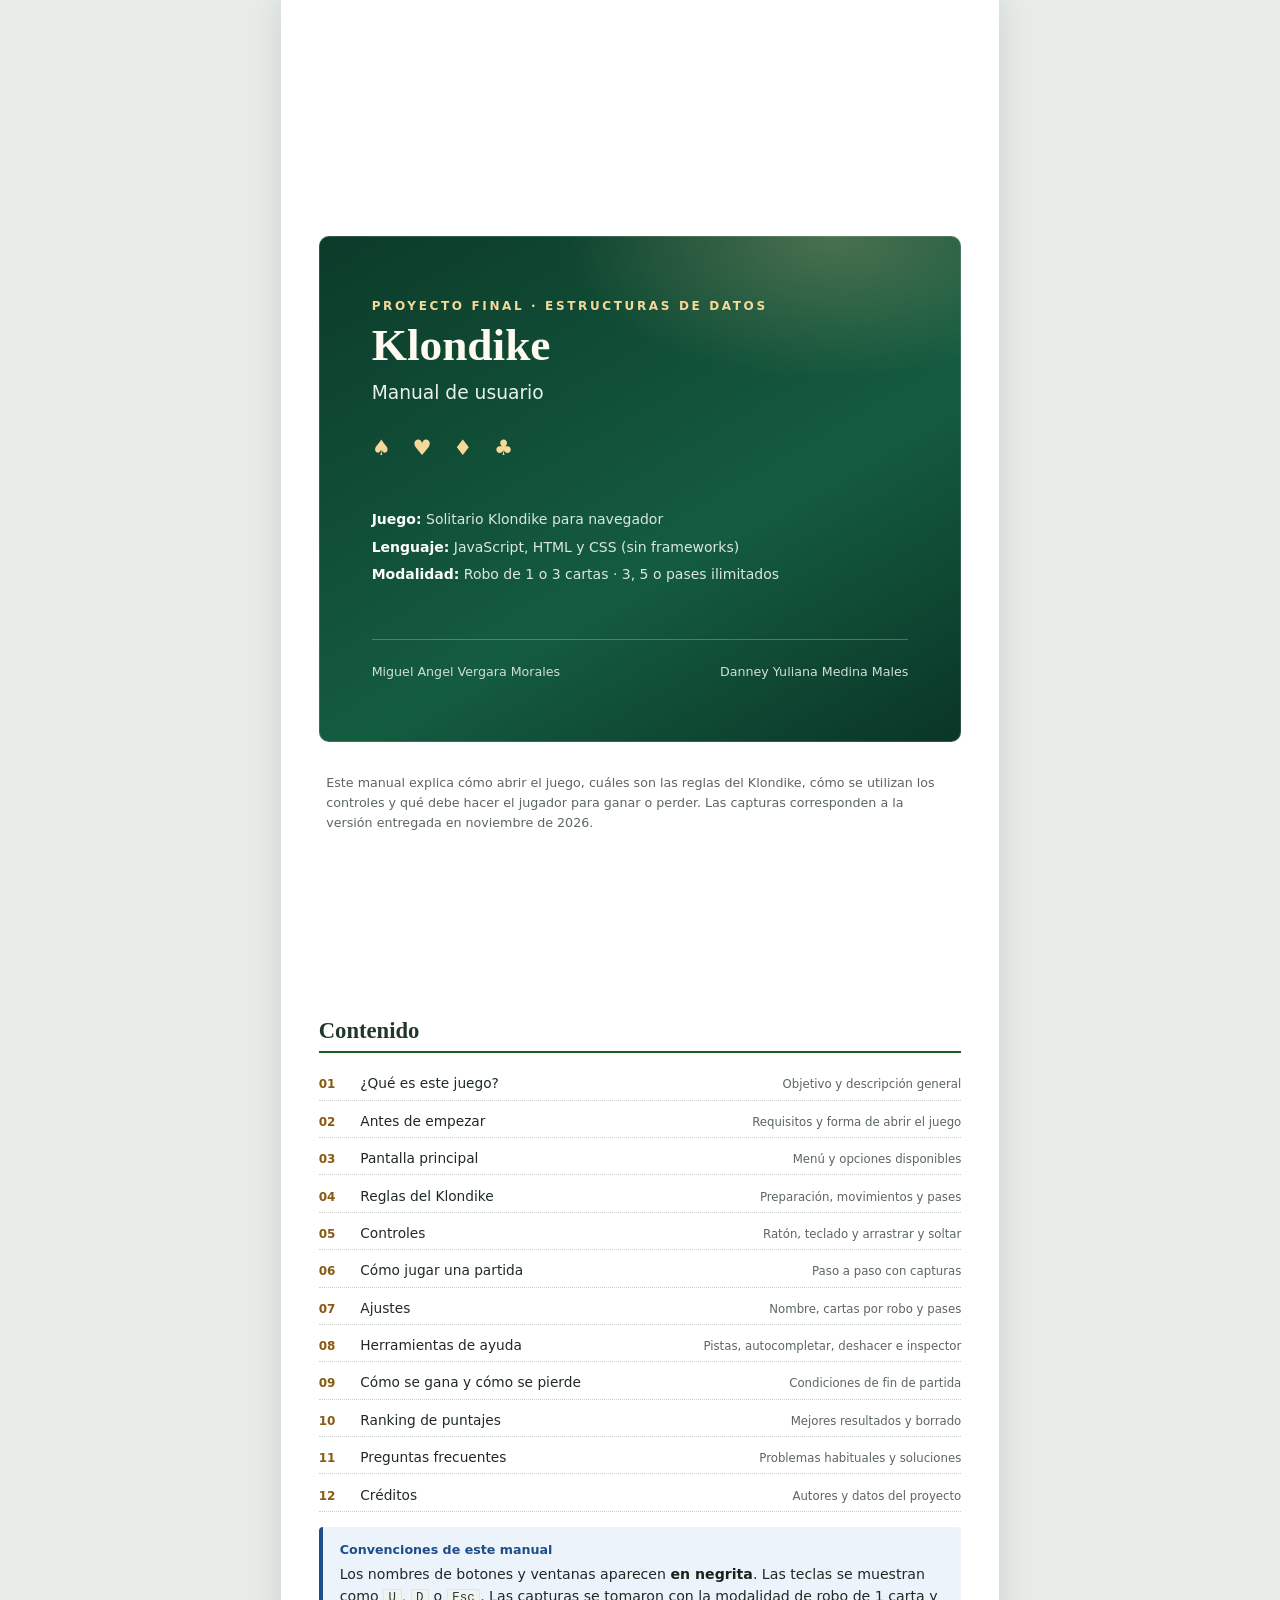
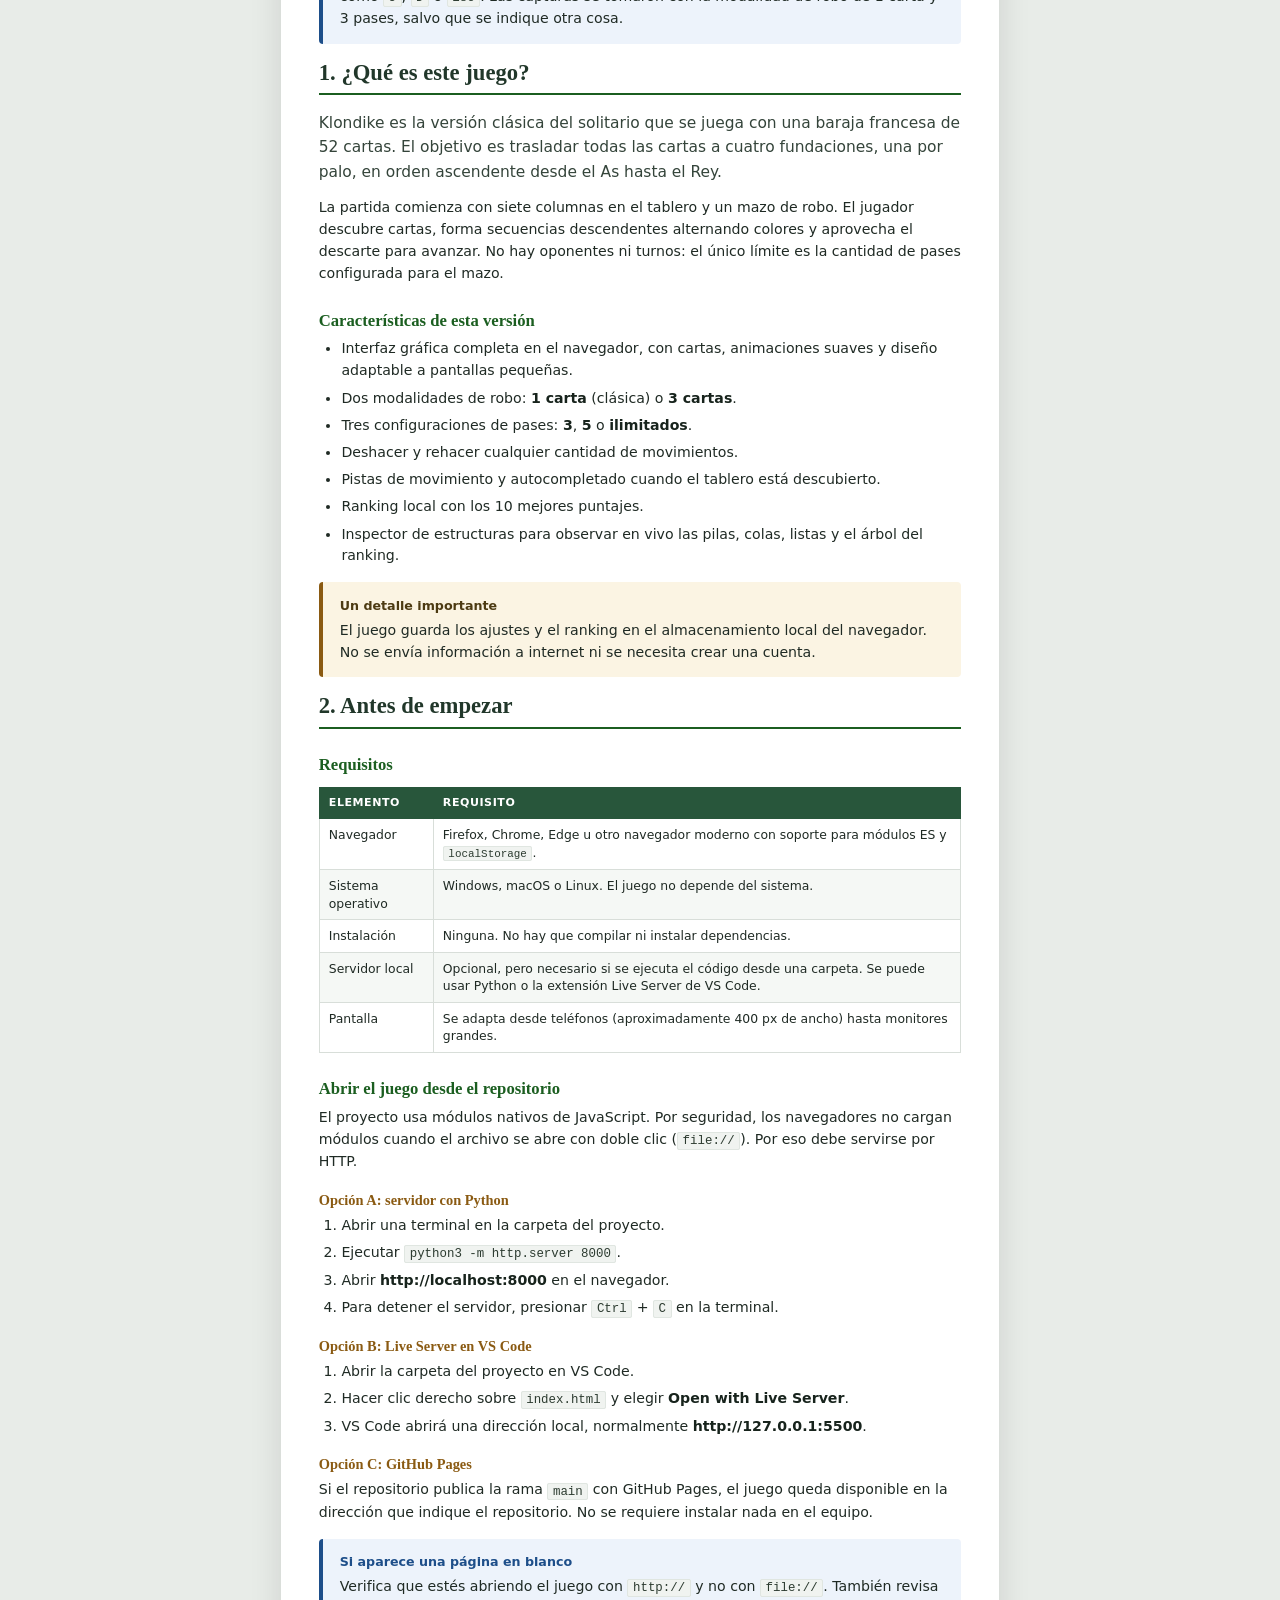
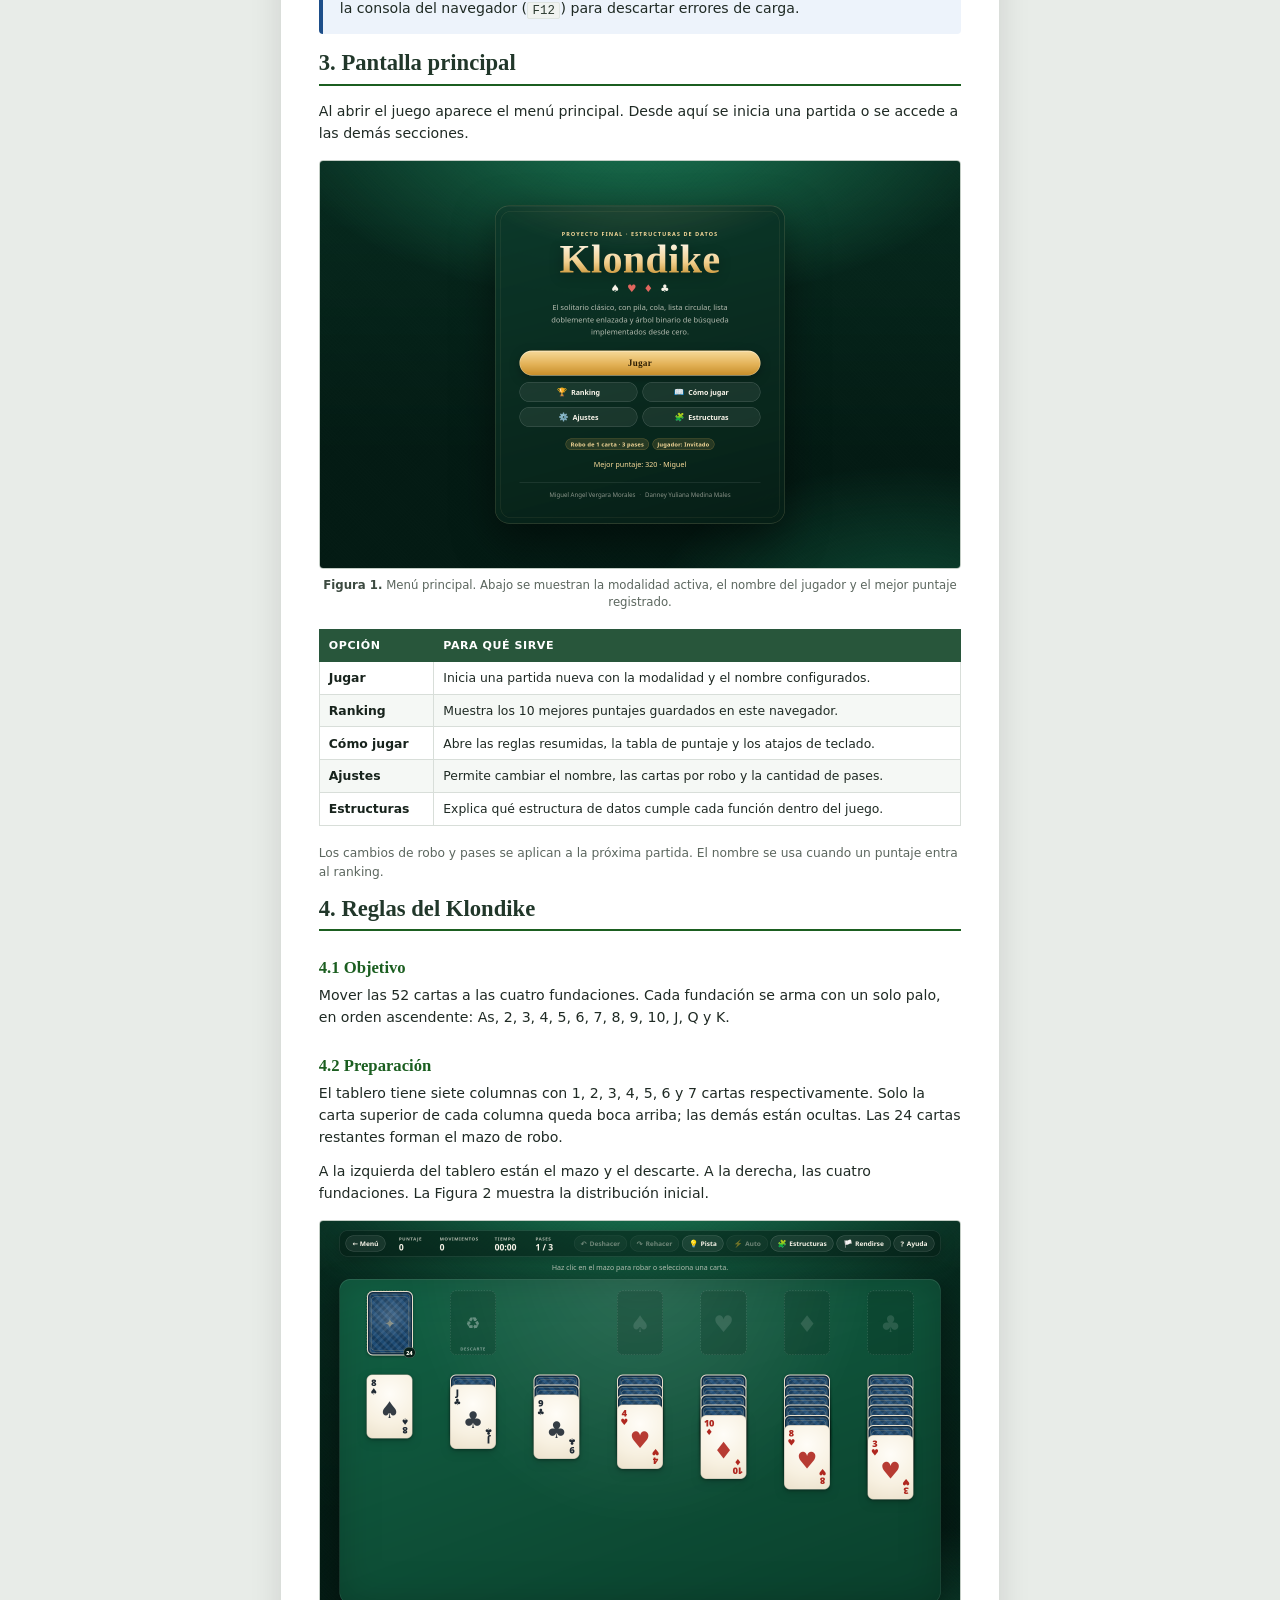
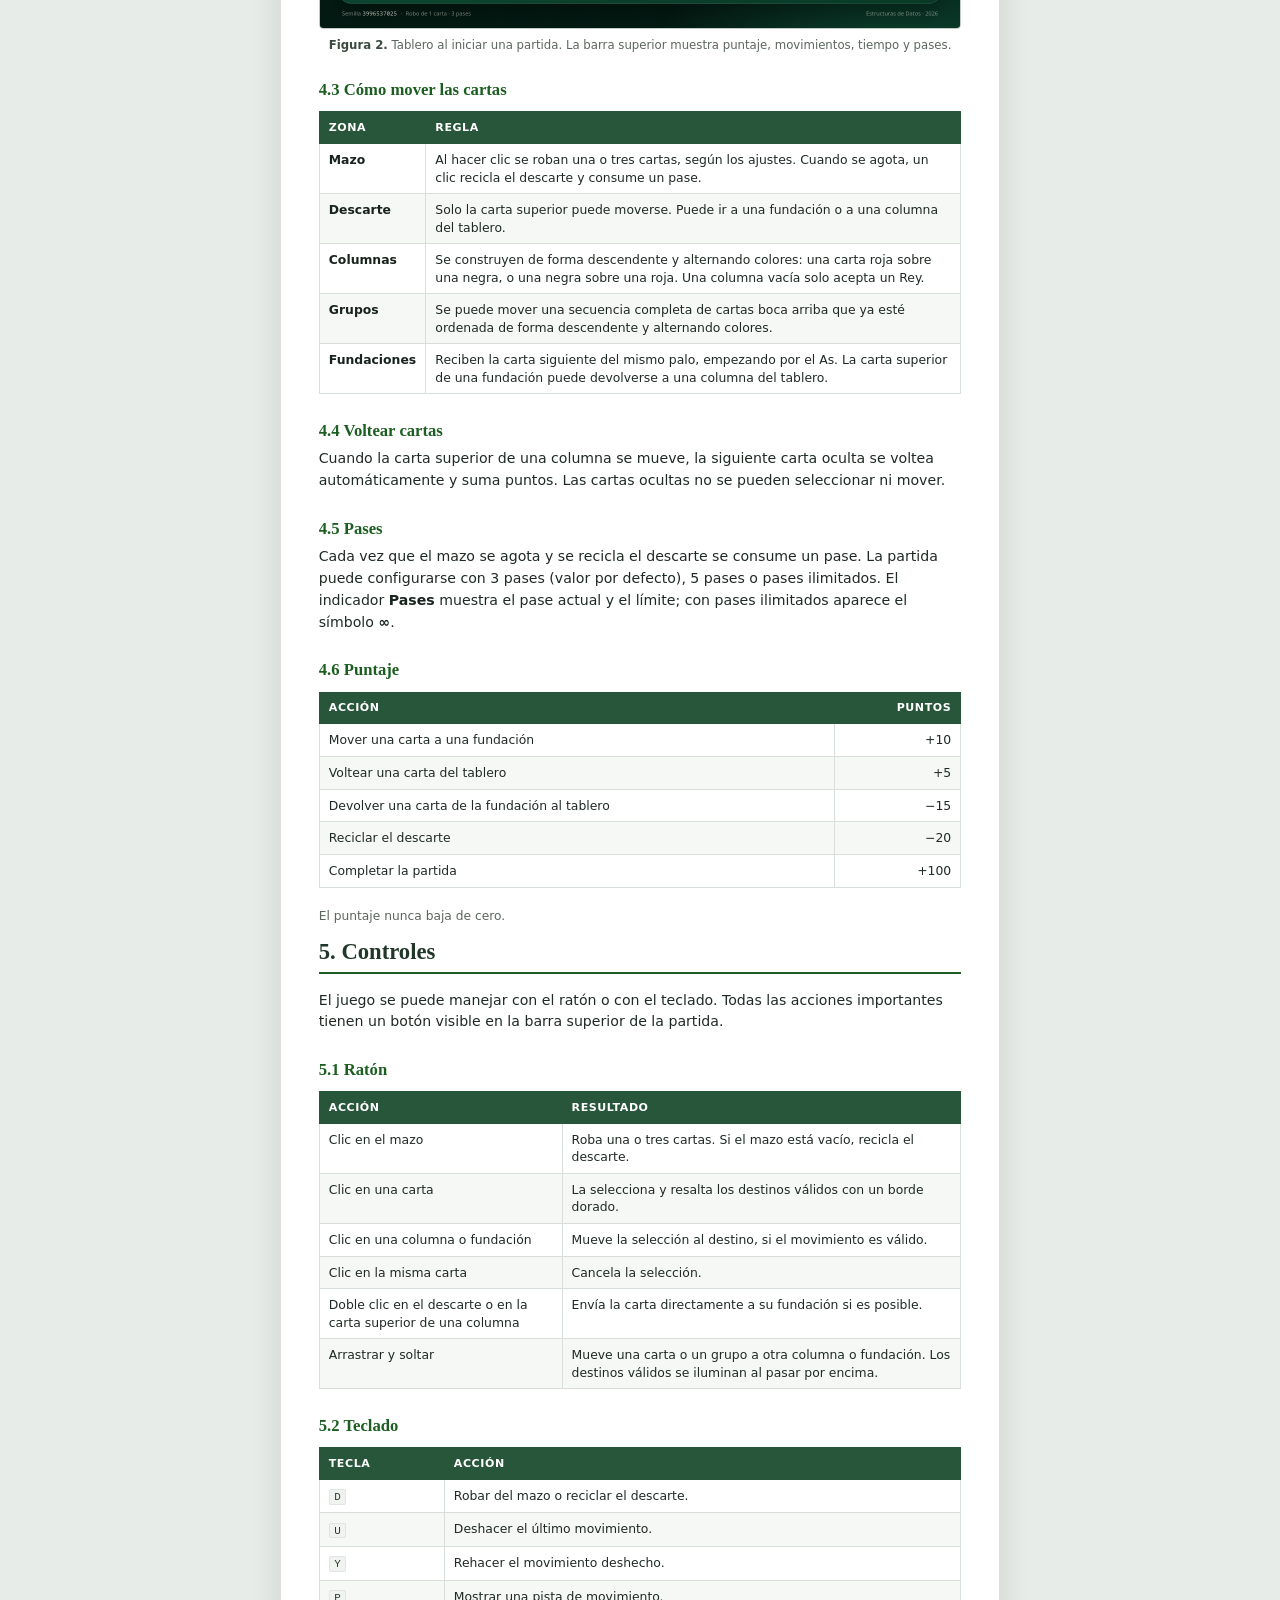
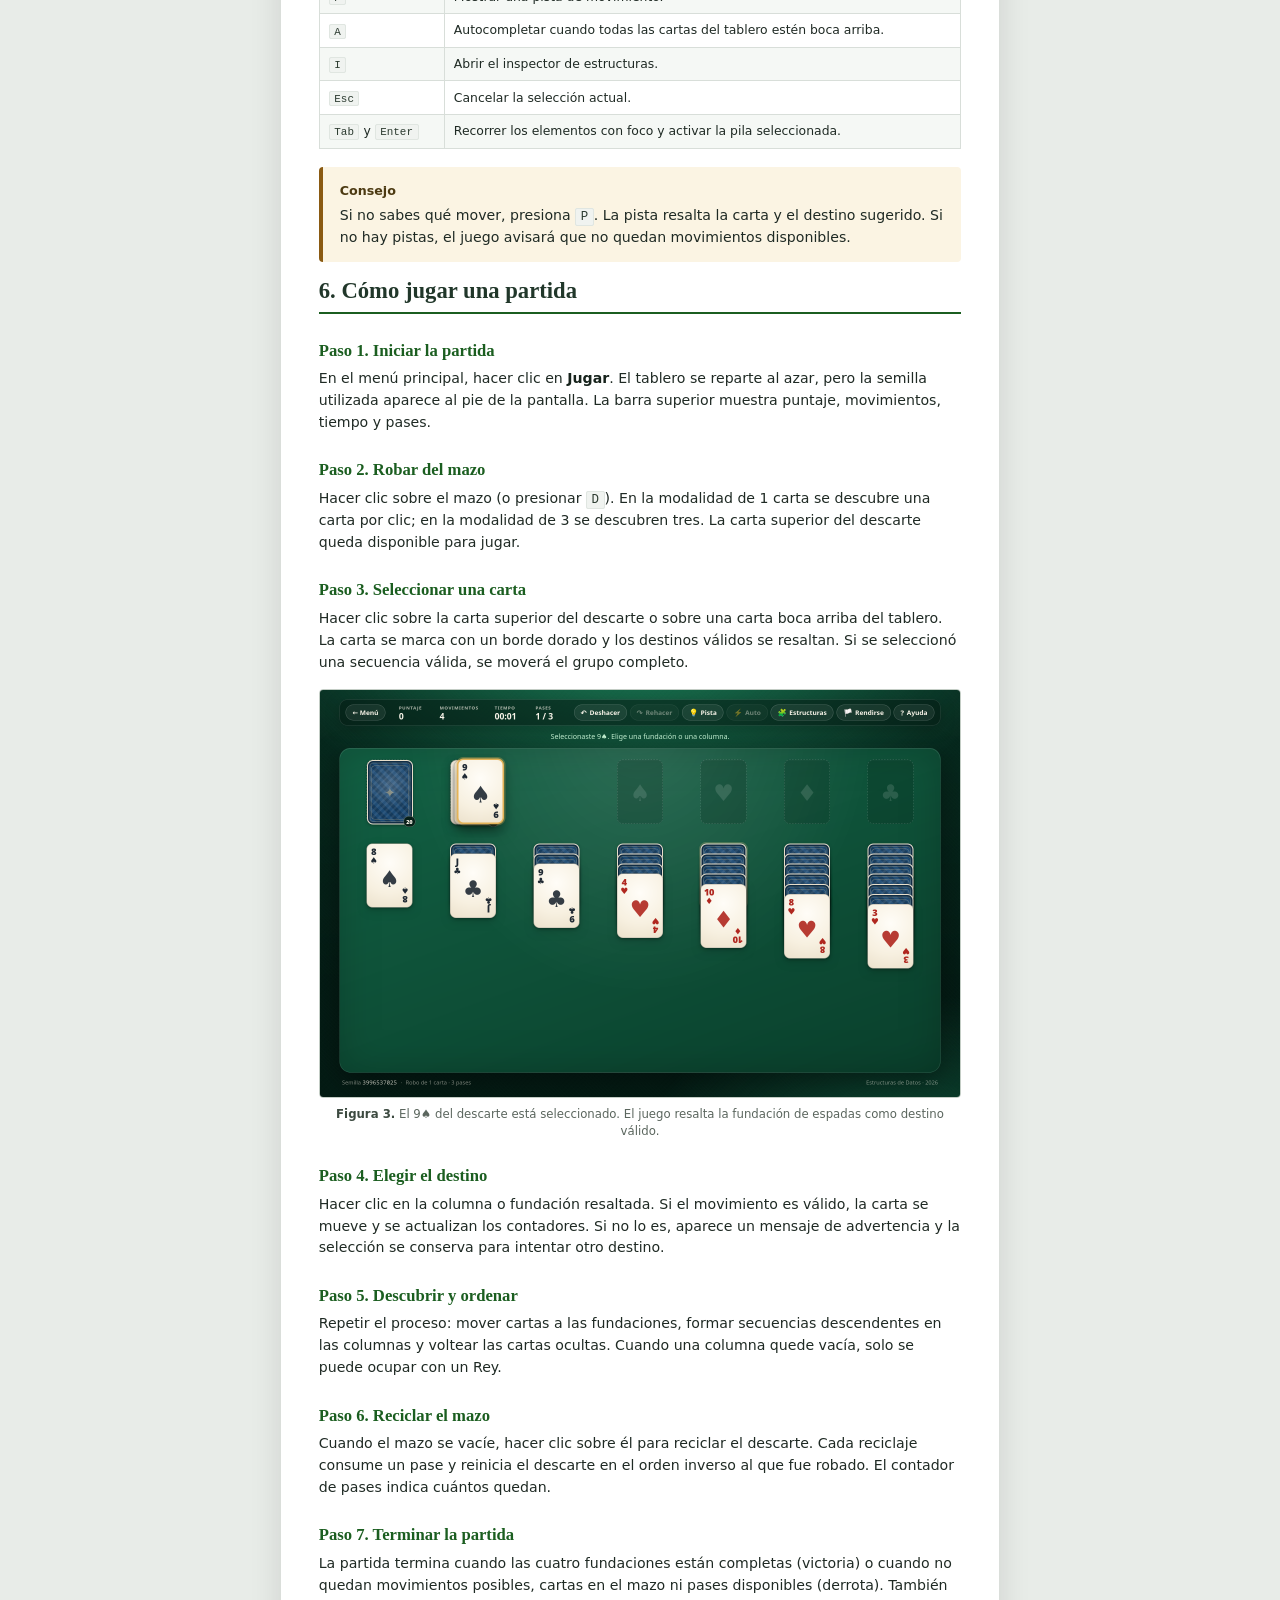
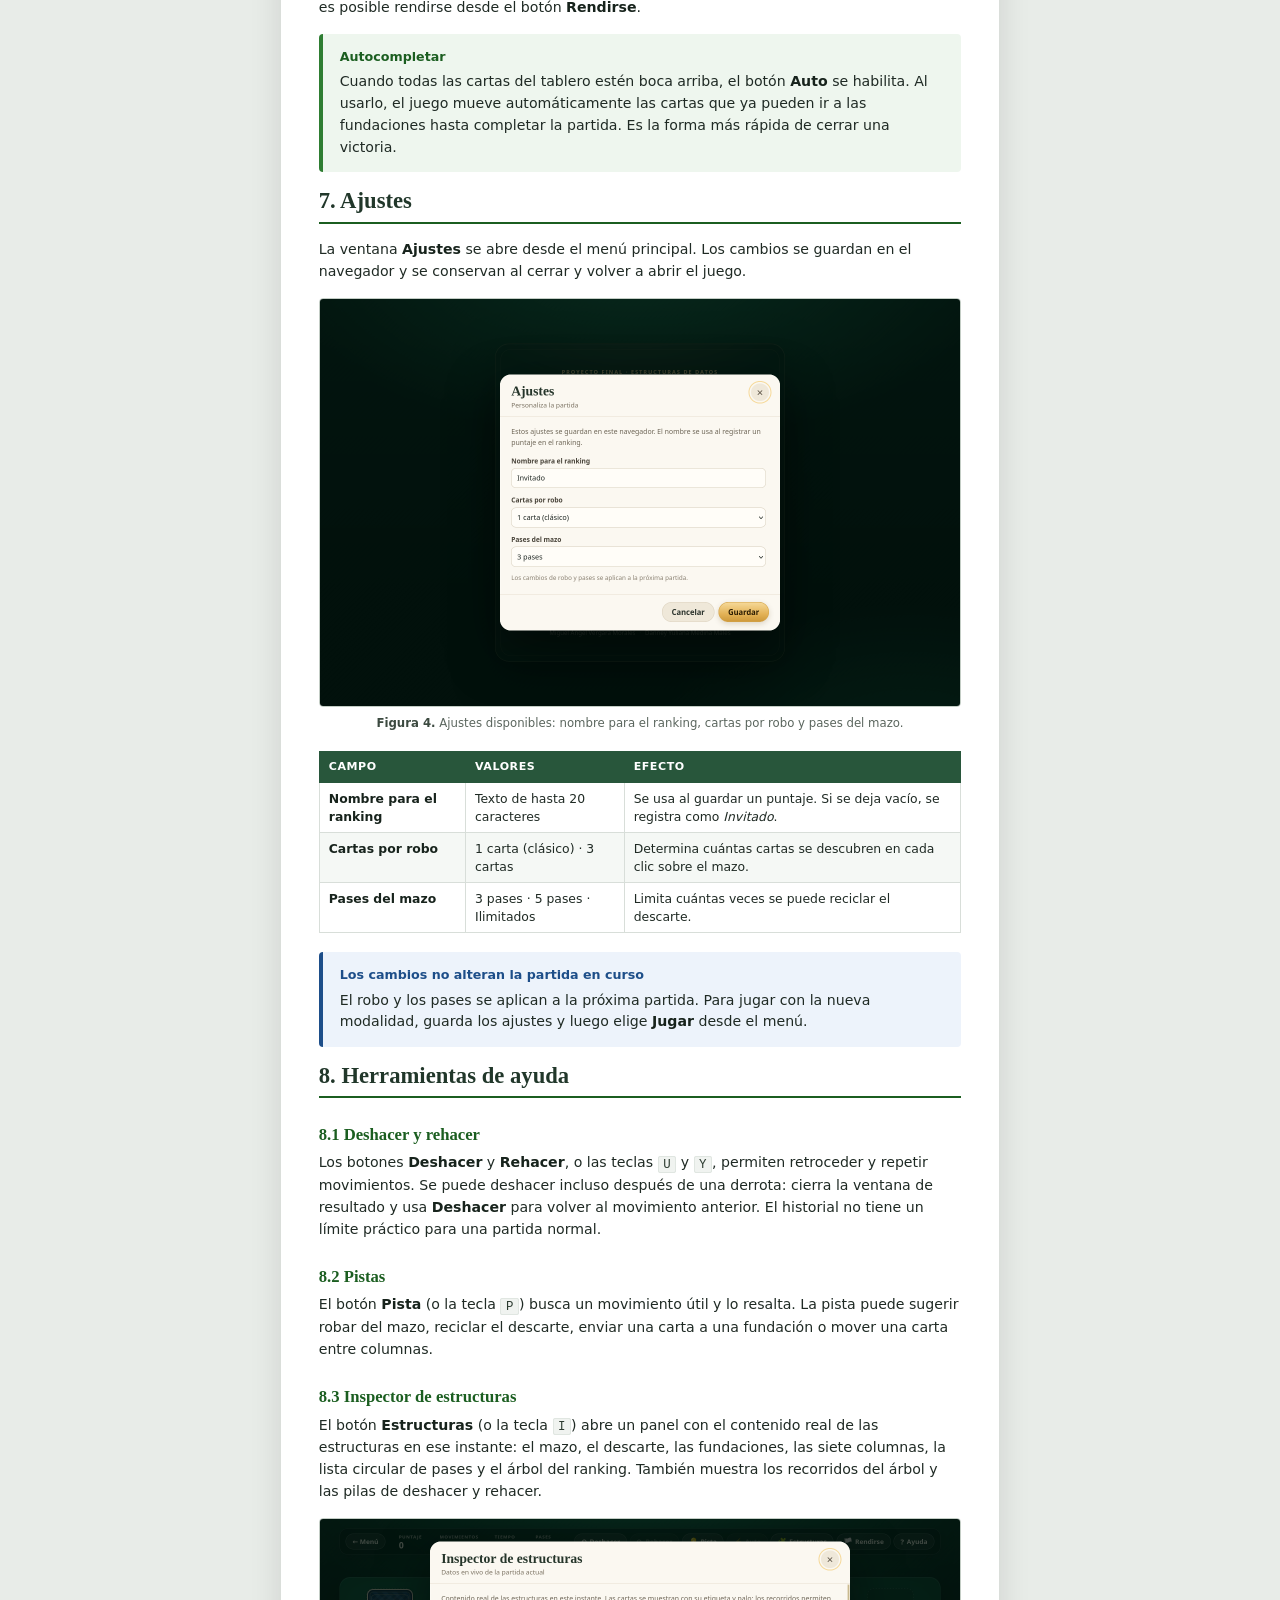
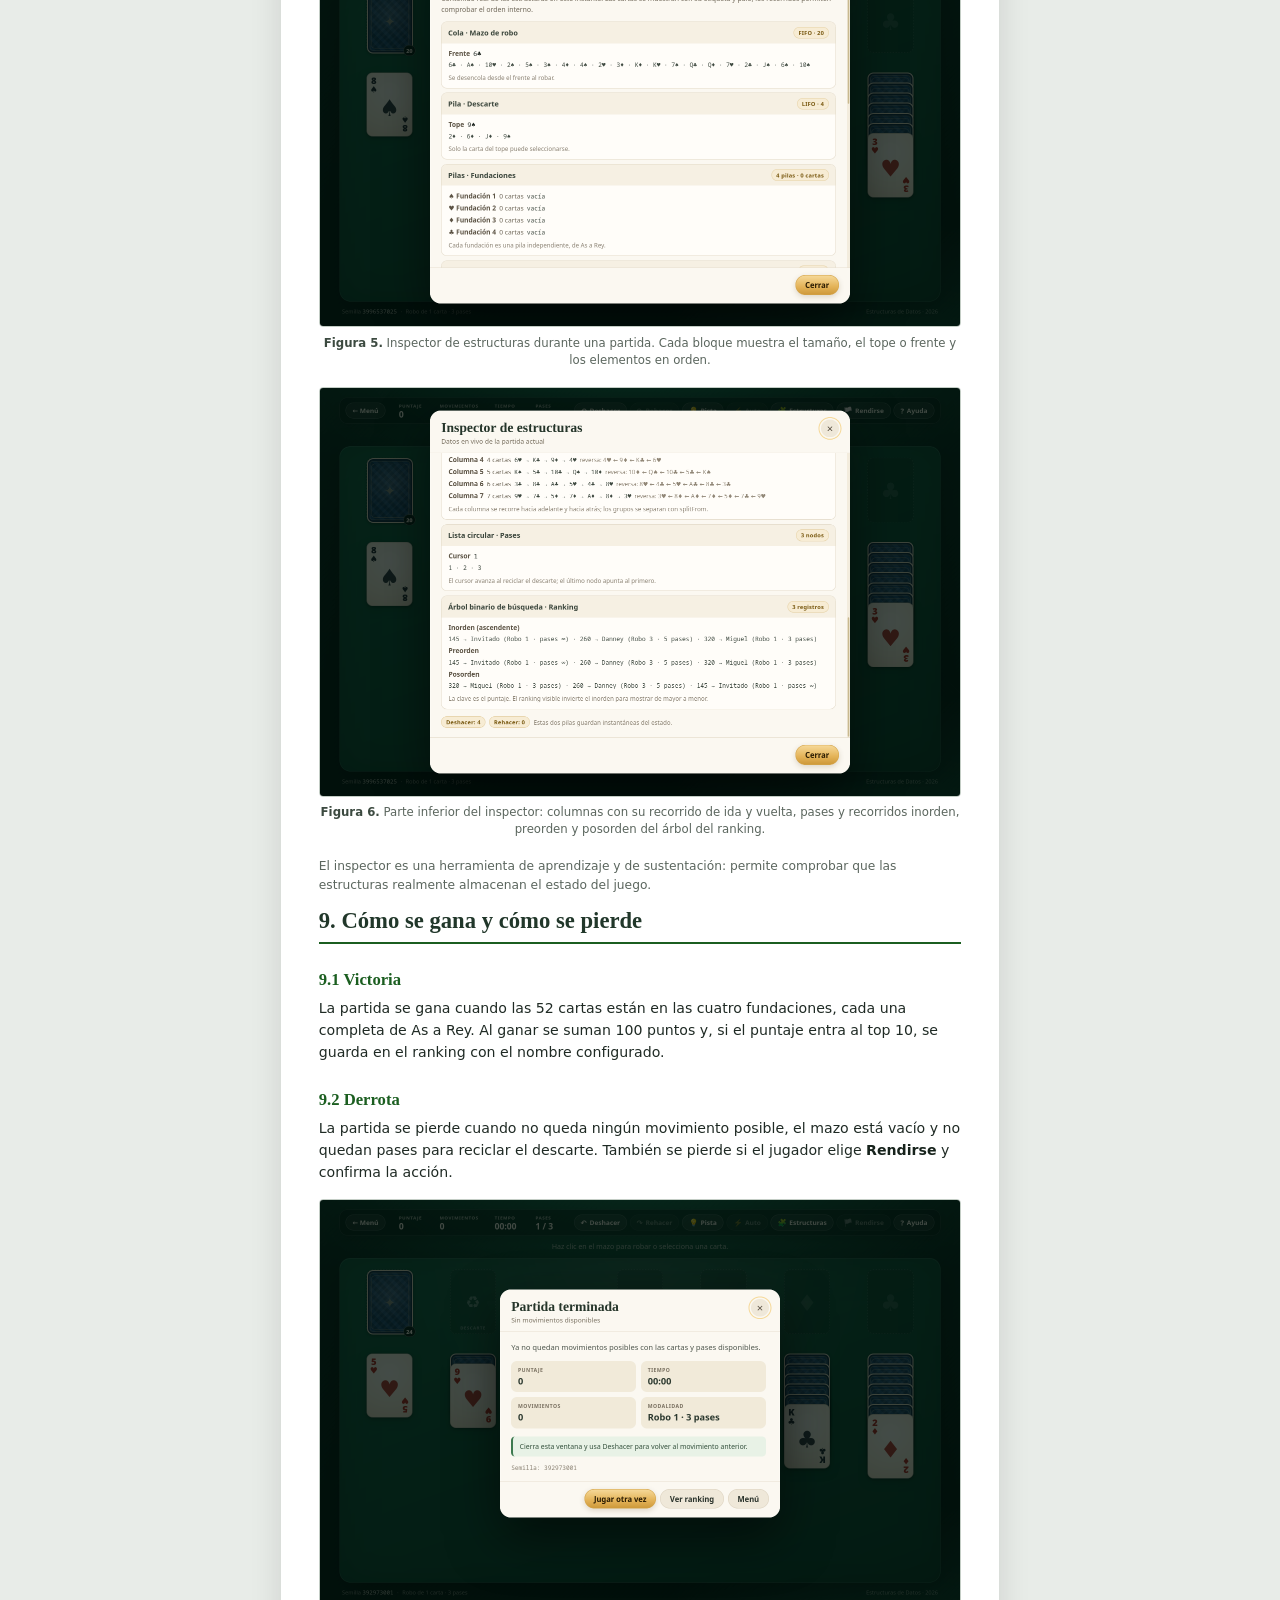
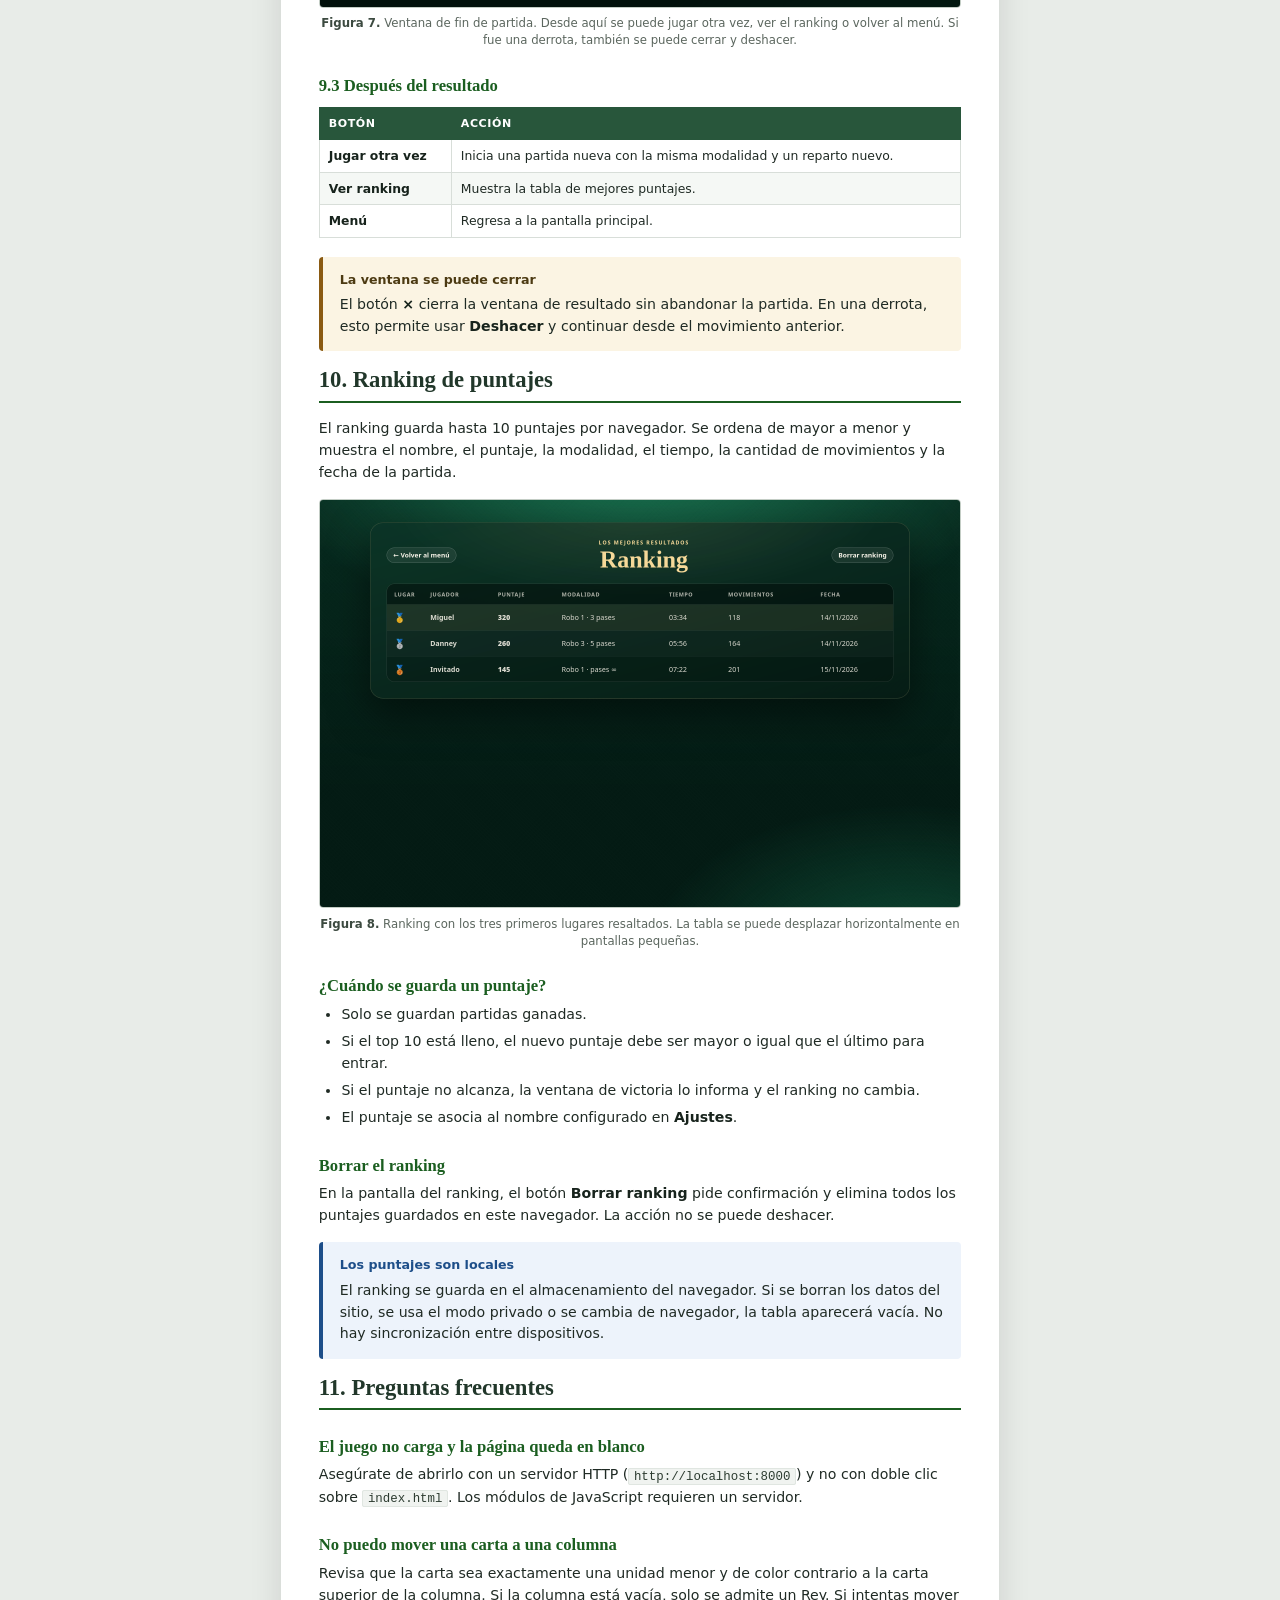
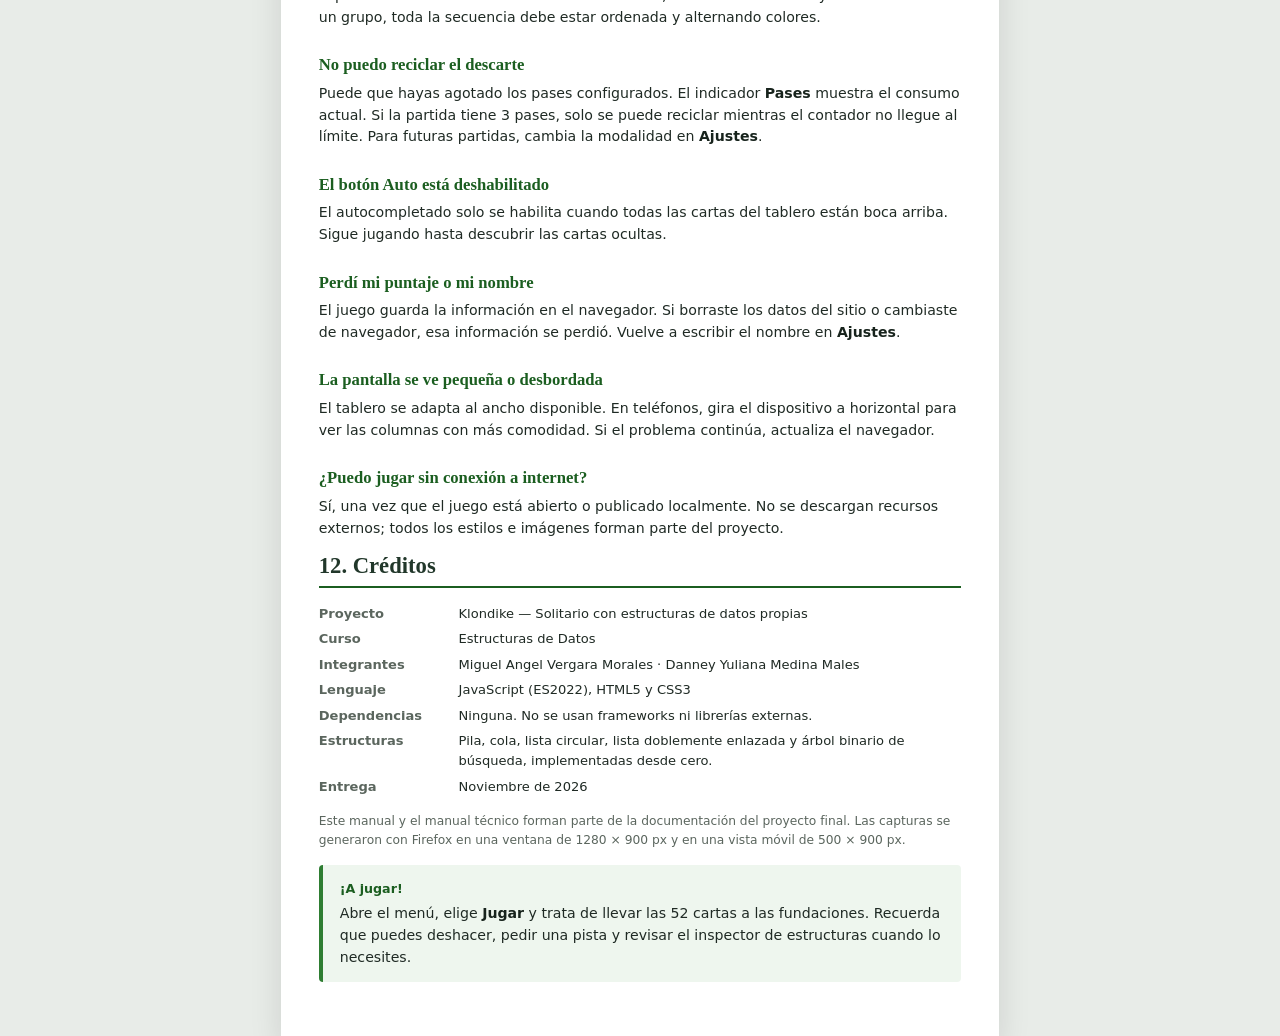
<file: docs/manual-usuario.html>
<!DOCTYPE html>
<html lang="es">
<head>
  <meta charset="UTF-8">
  <meta name="viewport" content="width=device-width, initial-scale=1.0">
  <title>Manual de usuario — Klondike</title>
  <link rel="stylesheet" href="docs.css">
</head>
<body>
<main class="sheet">

  <!-- ============================================================ PORTADA -->
  <section class="cover">
    <div class="cover__band">
      <p class="cover__kicker">Proyecto final · Estructuras de Datos</p>
      <h1 class="cover__title">Klondike</h1>
      <p class="cover__subtitle">Manual de usuario</p>
      <p class="cover__suits" aria-hidden="true">♠ ♥ ♦ ♣</p>
      <div class="cover__meta">
        <span><strong>Juego:</strong> Solitario Klondike para navegador</span>
        <span><strong>Lenguaje:</strong> JavaScript, HTML y CSS (sin frameworks)</span>
        <span><strong>Modalidad:</strong> Robo de 1 o 3 cartas · 3, 5 o pases ilimitados</span>
      </div>
      <div class="cover__bottom">
        <span>Miguel Angel Vergara Morales</span>
        <span>Danney Yuliana Medina Males</span>
      </div>
    </div>
    <p class="cover__note">
      Este manual explica cómo abrir el juego, cuáles son las reglas del Klondike,
      cómo se utilizan los controles y qué debe hacer el jugador para ganar o perder.
      Las capturas corresponden a la versión entregada en noviembre de 2026.
    </p>
  </section>

  <!-- ============================================================ ÍNDICE -->
  <section class="page-break">
    <h2>Contenido</h2>
    <ol class="toc">
      <li><span>¿Qué es este juego?</span><small>Objetivo y descripción general</small></li>
      <li><span>Antes de empezar</span><small>Requisitos y forma de abrir el juego</small></li>
      <li><span>Pantalla principal</span><small>Menú y opciones disponibles</small></li>
      <li><span>Reglas del Klondike</span><small>Preparación, movimientos y pases</small></li>
      <li><span>Controles</span><small>Ratón, teclado y arrastrar y soltar</small></li>
      <li><span>Cómo jugar una partida</span><small>Paso a paso con capturas</small></li>
      <li><span>Ajustes</span><small>Nombre, cartas por robo y pases</small></li>
      <li><span>Herramientas de ayuda</span><small>Pistas, autocompletar, deshacer e inspector</small></li>
      <li><span>Cómo se gana y cómo se pierde</span><small>Condiciones de fin de partida</small></li>
      <li><span>Ranking de puntajes</span><small>Mejores resultados y borrado</small></li>
      <li><span>Preguntas frecuentes</span><small>Problemas habituales y soluciones</small></li>
      <li><span>Créditos</span><small>Autores y datos del proyecto</small></li>
    </ol>

    <div class="callout callout--info">
      <p class="callout__title">Convenciones de este manual</p>
      <p>
        Los nombres de botones y ventanas aparecen <strong>en negrita</strong>. Las teclas se muestran
        como <code>U</code>, <code>D</code> o <code>Esc</code>. Las capturas se tomaron con la modalidad
        de robo de 1 carta y 3 pases, salvo que se indique otra cosa.
      </p>
    </div>
  </section>

  <!-- ============================================================ 1 -->
  <section class="page-break">
    <h2>1. ¿Qué es este juego?</h2>
    <p class="lead">
      Klondike es la versión clásica del solitario que se juega con una baraja francesa de 52 cartas.
      El objetivo es trasladar todas las cartas a cuatro fundaciones, una por palo, en orden ascendente
      desde el As hasta el Rey.
    </p>
    <p>
      La partida comienza con siete columnas en el tablero y un mazo de robo. El jugador descubre cartas,
      forma secuencias descendentes alternando colores y aprovecha el descarte para avanzar. No hay
      oponentes ni turnos: el único límite es la cantidad de pases configurada para el mazo.
    </p>

    <h3>Características de esta versión</h3>
    <ul>
      <li>Interfaz gráfica completa en el navegador, con cartas, animaciones suaves y diseño adaptable a pantallas pequeñas.</li>
      <li>Dos modalidades de robo: <strong>1 carta</strong> (clásica) o <strong>3 cartas</strong>.</li>
      <li>Tres configuraciones de pases: <strong>3</strong>, <strong>5</strong> o <strong>ilimitados</strong>.</li>
      <li>Deshacer y rehacer cualquier cantidad de movimientos.</li>
      <li>Pistas de movimiento y autocompletado cuando el tablero está descubierto.</li>
      <li>Ranking local con los 10 mejores puntajes.</li>
      <li>Inspector de estructuras para observar en vivo las pilas, colas, listas y el árbol del ranking.</li>
    </ul>

    <div class="callout">
      <p class="callout__title">Un detalle importante</p>
      <p>
        El juego guarda los ajustes y el ranking en el almacenamiento local del navegador. No se envía
        información a internet ni se necesita crear una cuenta.
      </p>
    </div>
  </section>

  <!-- ============================================================ 2 -->
  <section class="page-break">
    <h2>2. Antes de empezar</h2>

    <h3>Requisitos</h3>
    <table>
      <thead>
        <tr><th>Elemento</th><th>Requisito</th></tr>
      </thead>
      <tbody>
        <tr><td>Navegador</td><td>Firefox, Chrome, Edge u otro navegador moderno con soporte para módulos ES y <code>localStorage</code>.</td></tr>
        <tr><td>Sistema operativo</td><td>Windows, macOS o Linux. El juego no depende del sistema.</td></tr>
        <tr><td>Instalación</td><td>Ninguna. No hay que compilar ni instalar dependencias.</td></tr>
        <tr><td>Servidor local</td><td>Opcional, pero necesario si se ejecuta el código desde una carpeta. Se puede usar Python o la extensión Live Server de VS Code.</td></tr>
        <tr><td>Pantalla</td><td>Se adapta desde teléfonos (aproximadamente 400 px de ancho) hasta monitores grandes.</td></tr>
      </tbody>
    </table>

    <h3>Abrir el juego desde el repositorio</h3>
    <p>
      El proyecto usa módulos nativos de JavaScript. Por seguridad, los navegadores no cargan módulos
      cuando el archivo se abre con doble clic (<code>file://</code>). Por eso debe servirse por HTTP.
    </p>

    <h4>Opción A: servidor con Python</h4>
    <ol>
      <li>Abrir una terminal en la carpeta del proyecto.</li>
      <li>Ejecutar <code>python3 -m http.server 8000</code>.</li>
      <li>Abrir <strong>http://localhost:8000</strong> en el navegador.</li>
      <li>Para detener el servidor, presionar <code>Ctrl</code> + <code>C</code> en la terminal.</li>
    </ol>

    <h4>Opción B: Live Server en VS Code</h4>
    <ol>
      <li>Abrir la carpeta del proyecto en VS Code.</li>
      <li>Hacer clic derecho sobre <code>index.html</code> y elegir <strong>Open with Live Server</strong>.</li>
      <li>VS Code abrirá una dirección local, normalmente <strong>http://127.0.0.1:5500</strong>.</li>
    </ol>

    <h4>Opción C: GitHub Pages</h4>
    <p>
      Si el repositorio publica la rama <code>main</code> con GitHub Pages, el juego queda disponible en
      la dirección que indique el repositorio. No se requiere instalar nada en el equipo.
    </p>

    <div class="callout callout--info">
      <p class="callout__title">Si aparece una página en blanco</p>
      <p>
        Verifica que estés abriendo el juego con <code>http://</code> y no con <code>file://</code>.
        También revisa la consola del navegador (<code>F12</code>) para descartar errores de carga.
      </p>
    </div>
  </section>

  <!-- ============================================================ 3 -->
  <section class="page-break">
    <h2>3. Pantalla principal</h2>
    <p>
      Al abrir el juego aparece el menú principal. Desde aquí se inicia una partida o se accede a las
      demás secciones.
    </p>

    <figure class="figure">
      <img src="img/01-menu.png" alt="Menú principal de Klondike con los botones Jugar, Ranking, Cómo jugar, Ajustes y Estructuras">
      <figcaption class="figure__caption">
        <strong>Figura 1.</strong> Menú principal. Abajo se muestran la modalidad activa, el nombre del
        jugador y el mejor puntaje registrado.
      </figcaption>
    </figure>

    <table>
      <thead>
        <tr><th>Opción</th><th>Para qué sirve</th></tr>
      </thead>
      <tbody>
        <tr><td><strong>Jugar</strong></td><td>Inicia una partida nueva con la modalidad y el nombre configurados.</td></tr>
        <tr><td><strong>Ranking</strong></td><td>Muestra los 10 mejores puntajes guardados en este navegador.</td></tr>
        <tr><td><strong>Cómo jugar</strong></td><td>Abre las reglas resumidas, la tabla de puntaje y los atajos de teclado.</td></tr>
        <tr><td><strong>Ajustes</strong></td><td>Permite cambiar el nombre, las cartas por robo y la cantidad de pases.</td></tr>
        <tr><td><strong>Estructuras</strong></td><td>Explica qué estructura de datos cumple cada función dentro del juego.</td></tr>
      </tbody>
    </table>

    <p class="small muted">
      Los cambios de robo y pases se aplican a la próxima partida. El nombre se usa cuando un puntaje
      entra al ranking.
    </p>
  </section>

  <!-- ============================================================ 4 -->
  <section class="page-break">
    <h2>4. Reglas del Klondike</h2>

    <h3>4.1 Objetivo</h3>
    <p>
      Mover las 52 cartas a las cuatro fundaciones. Cada fundación se arma con un solo palo, en orden
      ascendente: As, 2, 3, 4, 5, 6, 7, 8, 9, 10, J, Q y K.
    </p>

    <h3>4.2 Preparación</h3>
    <p>
      El tablero tiene siete columnas con 1, 2, 3, 4, 5, 6 y 7 cartas respectivamente. Solo la carta
      superior de cada columna queda boca arriba; las demás están ocultas. Las 24 cartas restantes
      forman el mazo de robo.
    </p>
    <p>
      A la izquierda del tablero están el mazo y el descarte. A la derecha, las cuatro fundaciones.
      La Figura 2 muestra la distribución inicial.
    </p>

    <figure class="figure">
      <img src="img/02-partida.png" alt="Tablero inicial con el mazo, el descarte vacío, cuatro fundaciones y siete columnas">
      <figcaption class="figure__caption">
        <strong>Figura 2.</strong> Tablero al iniciar una partida. La barra superior muestra puntaje,
        movimientos, tiempo y pases.
      </figcaption>
    </figure>

    <h3>4.3 Cómo mover las cartas</h3>
    <table>
      <thead>
        <tr><th>Zona</th><th>Regla</th></tr>
      </thead>
      <tbody>
        <tr>
          <td><strong>Mazo</strong></td>
          <td>Al hacer clic se roban una o tres cartas, según los ajustes. Cuando se agota, un clic recicla el descarte y consume un pase.</td>
        </tr>
        <tr>
          <td><strong>Descarte</strong></td>
          <td>Solo la carta superior puede moverse. Puede ir a una fundación o a una columna del tablero.</td>
        </tr>
        <tr>
          <td><strong>Columnas</strong></td>
          <td>Se construyen de forma descendente y alternando colores: una carta roja sobre una negra, o una negra sobre una roja. Una columna vacía solo acepta un Rey.</td>
        </tr>
        <tr>
          <td><strong>Grupos</strong></td>
          <td>Se puede mover una secuencia completa de cartas boca arriba que ya esté ordenada de forma descendente y alternando colores.</td>
        </tr>
        <tr>
          <td><strong>Fundaciones</strong></td>
          <td>Reciben la carta siguiente del mismo palo, empezando por el As. La carta superior de una fundación puede devolverse a una columna del tablero.</td>
        </tr>
      </tbody>
    </table>

    <h3>4.4 Voltear cartas</h3>
    <p>
      Cuando la carta superior de una columna se mueve, la siguiente carta oculta se voltea
      automáticamente y suma puntos. Las cartas ocultas no se pueden seleccionar ni mover.
    </p>

    <h3>4.5 Pases</h3>
    <p>
      Cada vez que el mazo se agota y se recicla el descarte se consume un pase. La partida puede
      configurarse con 3 pases (valor por defecto), 5 pases o pases ilimitados. El indicador
      <strong>Pases</strong> muestra el pase actual y el límite; con pases ilimitados aparece el símbolo
      <strong>∞</strong>.
    </p>

    <h3>4.6 Puntaje</h3>
    <table>
      <thead>
        <tr><th>Acción</th><th class="num">Puntos</th></tr>
      </thead>
      <tbody>
        <tr><td>Mover una carta a una fundación</td><td class="num">+10</td></tr>
        <tr><td>Voltear una carta del tablero</td><td class="num">+5</td></tr>
        <tr><td>Devolver una carta de la fundación al tablero</td><td class="num">−15</td></tr>
        <tr><td>Reciclar el descarte</td><td class="num">−20</td></tr>
        <tr><td>Completar la partida</td><td class="num">+100</td></tr>
      </tbody>
    </table>
    <p class="small muted">El puntaje nunca baja de cero.</p>
  </section>

  <!-- ============================================================ 5 -->
  <section class="page-break">
    <h2>5. Controles</h2>
    <p>
      El juego se puede manejar con el ratón o con el teclado. Todas las acciones importantes tienen
      un botón visible en la barra superior de la partida.
    </p>

    <h3>5.1 Ratón</h3>
    <table>
      <thead>
        <tr><th>Acción</th><th>Resultado</th></tr>
      </thead>
      <tbody>
        <tr><td>Clic en el mazo</td><td>Roba una o tres cartas. Si el mazo está vacío, recicla el descarte.</td></tr>
        <tr><td>Clic en una carta</td><td>La selecciona y resalta los destinos válidos con un borde dorado.</td></tr>
        <tr><td>Clic en una columna o fundación</td><td>Mueve la selección al destino, si el movimiento es válido.</td></tr>
        <tr><td>Clic en la misma carta</td><td>Cancela la selección.</td></tr>
        <tr><td>Doble clic en el descarte o en la carta superior de una columna</td><td>Envía la carta directamente a su fundación si es posible.</td></tr>
        <tr><td>Arrastrar y soltar</td><td>Mueve una carta o un grupo a otra columna o fundación. Los destinos válidos se iluminan al pasar por encima.</td></tr>
      </tbody>
    </table>

    <h3>5.2 Teclado</h3>
    <table>
      <thead>
        <tr><th>Tecla</th><th>Acción</th></tr>
      </thead>
      <tbody>
        <tr><td><code>D</code></td><td>Robar del mazo o reciclar el descarte.</td></tr>
        <tr><td><code>U</code></td><td>Deshacer el último movimiento.</td></tr>
        <tr><td><code>Y</code></td><td>Rehacer el movimiento deshecho.</td></tr>
        <tr><td><code>P</code></td><td>Mostrar una pista de movimiento.</td></tr>
        <tr><td><code>A</code></td><td>Autocompletar cuando todas las cartas del tablero estén boca arriba.</td></tr>
        <tr><td><code>I</code></td><td>Abrir el inspector de estructuras.</td></tr>
        <tr><td><code>Esc</code></td><td>Cancelar la selección actual.</td></tr>
        <tr><td><code>Tab</code> y <code>Enter</code></td><td>Recorrer los elementos con foco y activar la pila seleccionada.</td></tr>
      </tbody>
    </table>

    <div class="callout">
      <p class="callout__title">Consejo</p>
      <p>
        Si no sabes qué mover, presiona <code>P</code>. La pista resalta la carta y el destino sugerido.
        Si no hay pistas, el juego avisará que no quedan movimientos disponibles.
      </p>
    </div>
  </section>

  <!-- ============================================================ 6 -->
  <section class="page-break">
    <h2>6. Cómo jugar una partida</h2>

    <h3>Paso 1. Iniciar la partida</h3>
    <p>
      En el menú principal, hacer clic en <strong>Jugar</strong>. El tablero se reparte al azar, pero la
      semilla utilizada aparece al pie de la pantalla. La barra superior muestra puntaje, movimientos,
      tiempo y pases.
    </p>

    <h3>Paso 2. Robar del mazo</h3>
    <p>
      Hacer clic sobre el mazo (o presionar <code>D</code>). En la modalidad de 1 carta se descubre una
      carta por clic; en la modalidad de 3 se descubren tres. La carta superior del descarte queda
      disponible para jugar.
    </p>

    <h3>Paso 3. Seleccionar una carta</h3>
    <p>
      Hacer clic sobre la carta superior del descarte o sobre una carta boca arriba del tablero. La carta
      se marca con un borde dorado y los destinos válidos se resaltan. Si se seleccionó una secuencia
      válida, se moverá el grupo completo.
    </p>

    <figure class="figure">
      <img src="img/03-seleccion.png" alt="Carta del descarte seleccionada y destino válido resaltado">
      <figcaption class="figure__caption">
        <strong>Figura 3.</strong> El 9♠ del descarte está seleccionado. El juego resalta la fundación
        de espadas como destino válido.
      </figcaption>
    </figure>

    <h3>Paso 4. Elegir el destino</h3>
    <p>
      Hacer clic en la columna o fundación resaltada. Si el movimiento es válido, la carta se mueve y se
      actualizan los contadores. Si no lo es, aparece un mensaje de advertencia y la selección se conserva
      para intentar otro destino.
    </p>

    <h3>Paso 5. Descubrir y ordenar</h3>
    <p>
      Repetir el proceso: mover cartas a las fundaciones, formar secuencias descendentes en las columnas
      y voltear las cartas ocultas. Cuando una columna quede vacía, solo se puede ocupar con un Rey.
    </p>

    <h3>Paso 6. Reciclar el mazo</h3>
    <p>
      Cuando el mazo se vacíe, hacer clic sobre él para reciclar el descarte. Cada reciclaje consume un
      pase y reinicia el descarte en el orden inverso al que fue robado. El contador de pases indica
      cuántos quedan.
    </p>

    <h3>Paso 7. Terminar la partida</h3>
    <p>
      La partida termina cuando las cuatro fundaciones están completas (victoria) o cuando no quedan
      movimientos posibles, cartas en el mazo ni pases disponibles (derrota). También es posible
      rendirse desde el botón <strong>Rendirse</strong>.
    </p>

    <div class="callout callout--ok">
      <p class="callout__title">Autocompletar</p>
      <p>
        Cuando todas las cartas del tablero estén boca arriba, el botón <strong>Auto</strong> se habilita.
        Al usarlo, el juego mueve automáticamente las cartas que ya pueden ir a las fundaciones hasta
        completar la partida. Es la forma más rápida de cerrar una victoria.
      </p>
    </div>
  </section>

  <!-- ============================================================ 7 -->
  <section class="page-break">
    <h2>7. Ajustes</h2>
    <p>
      La ventana <strong>Ajustes</strong> se abre desde el menú principal. Los cambios se guardan en el
      navegador y se conservan al cerrar y volver a abrir el juego.
    </p>

    <figure class="figure">
      <img src="img/06-ajustes.png" alt="Ventana de ajustes con nombre, cartas por robo y pases del mazo">
      <figcaption class="figure__caption">
        <strong>Figura 4.</strong> Ajustes disponibles: nombre para el ranking, cartas por robo y pases
        del mazo.
      </figcaption>
    </figure>

    <table>
      <thead>
        <tr><th>Campo</th><th>Valores</th><th>Efecto</th></tr>
      </thead>
      <tbody>
        <tr>
          <td><strong>Nombre para el ranking</strong></td>
          <td>Texto de hasta 20 caracteres</td>
          <td>Se usa al guardar un puntaje. Si se deja vacío, se registra como <em>Invitado</em>.</td>
        </tr>
        <tr>
          <td><strong>Cartas por robo</strong></td>
          <td>1 carta (clásico) · 3 cartas</td>
          <td>Determina cuántas cartas se descubren en cada clic sobre el mazo.</td>
        </tr>
        <tr>
          <td><strong>Pases del mazo</strong></td>
          <td>3 pases · 5 pases · Ilimitados</td>
          <td>Limita cuántas veces se puede reciclar el descarte.</td>
        </tr>
      </tbody>
    </table>

    <div class="callout callout--info">
      <p class="callout__title">Los cambios no alteran la partida en curso</p>
      <p>
        El robo y los pases se aplican a la próxima partida. Para jugar con la nueva modalidad, guarda
        los ajustes y luego elige <strong>Jugar</strong> desde el menú.
      </p>
    </div>
  </section>

  <!-- ============================================================ 8 -->
  <section class="page-break">
    <h2>8. Herramientas de ayuda</h2>

    <h3>8.1 Deshacer y rehacer</h3>
    <p>
      Los botones <strong>Deshacer</strong> y <strong>Rehacer</strong>, o las teclas <code>U</code> y
      <code>Y</code>, permiten retroceder y repetir movimientos. Se puede deshacer incluso después de una
      derrota: cierra la ventana de resultado y usa <strong>Deshacer</strong> para volver al movimiento
      anterior. El historial no tiene un límite práctico para una partida normal.
    </p>

    <h3>8.2 Pistas</h3>
    <p>
      El botón <strong>Pista</strong> (o la tecla <code>P</code>) busca un movimiento útil y lo resalta.
      La pista puede sugerir robar del mazo, reciclar el descarte, enviar una carta a una fundación o
      mover una carta entre columnas.
    </p>

    <h3>8.3 Inspector de estructuras</h3>
    <p>
      El botón <strong>Estructuras</strong> (o la tecla <code>I</code>) abre un panel con el contenido
      real de las estructuras en ese instante: el mazo, el descarte, las fundaciones, las siete columnas,
      la lista circular de pases y el árbol del ranking. También muestra los recorridos del árbol y las
      pilas de deshacer y rehacer.
    </p>

    <figure class="figure">
      <img src="img/04-inspector.png" alt="Inspector de estructuras con la cola del mazo, la pila del descarte y las fundaciones">
      <figcaption class="figure__caption">
        <strong>Figura 5.</strong> Inspector de estructuras durante una partida. Cada bloque muestra el
        tamaño, el tope o frente y los elementos en orden.
      </figcaption>
    </figure>

    <figure class="figure">
      <img src="img/04b-inspector-bst.png" alt="Inspector mostrando columnas, lista circular de pases y recorridos del árbol del ranking">
      <figcaption class="figure__caption">
        <strong>Figura 6.</strong> Parte inferior del inspector: columnas con su recorrido de ida y
        vuelta, pases y recorridos inorden, preorden y posorden del árbol del ranking.
      </figcaption>
    </figure>

    <p class="small muted">
      El inspector es una herramienta de aprendizaje y de sustentación: permite comprobar que las
      estructuras realmente almacenan el estado del juego.
    </p>
  </section>

  <!-- ============================================================ 9 -->
  <section class="page-break">
    <h2>9. Cómo se gana y cómo se pierde</h2>

    <h3>9.1 Victoria</h3>
    <p>
      La partida se gana cuando las 52 cartas están en las cuatro fundaciones, cada una completa de As a
      Rey. Al ganar se suman 100 puntos y, si el puntaje entra al top 10, se guarda en el ranking con el
      nombre configurado.
    </p>

    <h3>9.2 Derrota</h3>
    <p>
      La partida se pierde cuando no queda ningún movimiento posible, el mazo está vacío y no quedan
      pases para reciclar el descarte. También se pierde si el jugador elige <strong>Rendirse</strong> y
      confirma la acción.
    </p>

    <figure class="figure">
      <img src="img/08-derrota.png" alt="Ventana de partida terminada con puntaje, tiempo, movimientos y modalidad">
      <figcaption class="figure__caption">
        <strong>Figura 7.</strong> Ventana de fin de partida. Desde aquí se puede jugar otra vez, ver el
        ranking o volver al menú. Si fue una derrota, también se puede cerrar y deshacer.
      </figcaption>
    </figure>

    <h3>9.3 Después del resultado</h3>
    <table>
      <thead>
        <tr><th>Botón</th><th>Acción</th></tr>
      </thead>
      <tbody>
        <tr><td><strong>Jugar otra vez</strong></td><td>Inicia una partida nueva con la misma modalidad y un reparto nuevo.</td></tr>
        <tr><td><strong>Ver ranking</strong></td><td>Muestra la tabla de mejores puntajes.</td></tr>
        <tr><td><strong>Menú</strong></td><td>Regresa a la pantalla principal.</td></tr>
      </tbody>
    </table>

    <div class="callout">
      <p class="callout__title">La ventana se puede cerrar</p>
      <p>
        El botón <strong>×</strong> cierra la ventana de resultado sin abandonar la partida. En una
        derrota, esto permite usar <strong>Deshacer</strong> y continuar desde el movimiento anterior.
      </p>
    </div>
  </section>

  <!-- ============================================================ 10 -->
  <section class="page-break">
    <h2>10. Ranking de puntajes</h2>
    <p>
      El ranking guarda hasta 10 puntajes por navegador. Se ordena de mayor a menor y muestra el nombre,
      el puntaje, la modalidad, el tiempo, la cantidad de movimientos y la fecha de la partida.
    </p>

    <figure class="figure">
      <img src="img/07-ranking.png" alt="Tabla de ranking con tres puntajes de ejemplo y medallas para los tres primeros">
      <figcaption class="figure__caption">
        <strong>Figura 8.</strong> Ranking con los tres primeros lugares resaltados. La tabla se puede
        desplazar horizontalmente en pantallas pequeñas.
      </figcaption>
    </figure>

    <h3>¿Cuándo se guarda un puntaje?</h3>
    <ul>
      <li>Solo se guardan partidas ganadas.</li>
      <li>Si el top 10 está lleno, el nuevo puntaje debe ser mayor o igual que el último para entrar.</li>
      <li>Si el puntaje no alcanza, la ventana de victoria lo informa y el ranking no cambia.</li>
      <li>El puntaje se asocia al nombre configurado en <strong>Ajustes</strong>.</li>
    </ul>

    <h3>Borrar el ranking</h3>
    <p>
      En la pantalla del ranking, el botón <strong>Borrar ranking</strong> pide confirmación y elimina
      todos los puntajes guardados en este navegador. La acción no se puede deshacer.
    </p>

    <div class="callout callout--info">
      <p class="callout__title">Los puntajes son locales</p>
      <p>
        El ranking se guarda en el almacenamiento del navegador. Si se borran los datos del sitio, se usa
        el modo privado o se cambia de navegador, la tabla aparecerá vacía. No hay sincronización entre
        dispositivos.
      </p>
    </div>
  </section>

  <!-- ============================================================ 11 -->
  <section class="page-break">
    <h2>11. Preguntas frecuentes</h2>

    <h3>El juego no carga y la página queda en blanco</h3>
    <p>
      Asegúrate de abrirlo con un servidor HTTP (<code>http://localhost:8000</code>) y no con doble clic
      sobre <code>index.html</code>. Los módulos de JavaScript requieren un servidor.
    </p>

    <h3>No puedo mover una carta a una columna</h3>
    <p>
      Revisa que la carta sea exactamente una unidad menor y de color contrario a la carta superior de la
      columna. Si la columna está vacía, solo se admite un Rey. Si intentas mover un grupo, toda la
      secuencia debe estar ordenada y alternando colores.
    </p>

    <h3>No puedo reciclar el descarte</h3>
    <p>
      Puede que hayas agotado los pases configurados. El indicador <strong>Pases</strong> muestra el
      consumo actual. Si la partida tiene 3 pases, solo se puede reciclar mientras el contador no llegue
      al límite. Para futuras partidas, cambia la modalidad en <strong>Ajustes</strong>.
    </p>

    <h3>El botón Auto está deshabilitado</h3>
    <p>
      El autocompletado solo se habilita cuando todas las cartas del tablero están boca arriba. Sigue
      jugando hasta descubrir las cartas ocultas.
    </p>

    <h3>Perdí mi puntaje o mi nombre</h3>
    <p>
      El juego guarda la información en el navegador. Si borraste los datos del sitio o cambiaste de
      navegador, esa información se perdió. Vuelve a escribir el nombre en <strong>Ajustes</strong>.
    </p>

    <h3>La pantalla se ve pequeña o desbordada</h3>
    <p>
      El tablero se adapta al ancho disponible. En teléfonos, gira el dispositivo a horizontal para ver
      las columnas con más comodidad. Si el problema continúa, actualiza el navegador.
    </p>

    <h3>¿Puedo jugar sin conexión a internet?</h3>
    <p>
      Sí, una vez que el juego está abierto o publicado localmente. No se descargan recursos externos;
      todos los estilos e imágenes forman parte del proyecto.
    </p>
  </section>

  <!-- ============================================================ 12 -->
  <section class="page-break">
    <h2>12. Créditos</h2>
    <dl class="kv">
      <dt>Proyecto</dt><dd>Klondike — Solitario con estructuras de datos propias</dd>
      <dt>Curso</dt><dd>Estructuras de Datos</dd>
      <dt>Integrantes</dt><dd>Miguel Angel Vergara Morales · Danney Yuliana Medina Males</dd>
      <dt>Lenguaje</dt><dd>JavaScript (ES2022), HTML5 y CSS3</dd>
      <dt>Dependencias</dt><dd>Ninguna. No se usan frameworks ni librerías externas.</dd>
      <dt>Estructuras</dt><dd>Pila, cola, lista circular, lista doblemente enlazada y árbol binario de búsqueda, implementadas desde cero.</dd>
      <dt>Entrega</dt><dd>Noviembre de 2026</dd>
    </dl>

    <p class="small muted">
      Este manual y el manual técnico forman parte de la documentación del proyecto final. Las capturas
      se generaron con Firefox en una ventana de 1280 × 900 px y en una vista móvil de 500 × 900 px.
    </p>

    <div class="callout callout--ok">
      <p class="callout__title">¡A jugar!</p>
      <p>
        Abre el menú, elige <strong>Jugar</strong> y trata de llevar las 52 cartas a las fundaciones.
        Recuerda que puedes deshacer, pedir una pista y revisar el inspector de estructuras cuando lo
        necesites.
      </p>
    </div>
  </section>

</main>
</body>
</html>
</file>
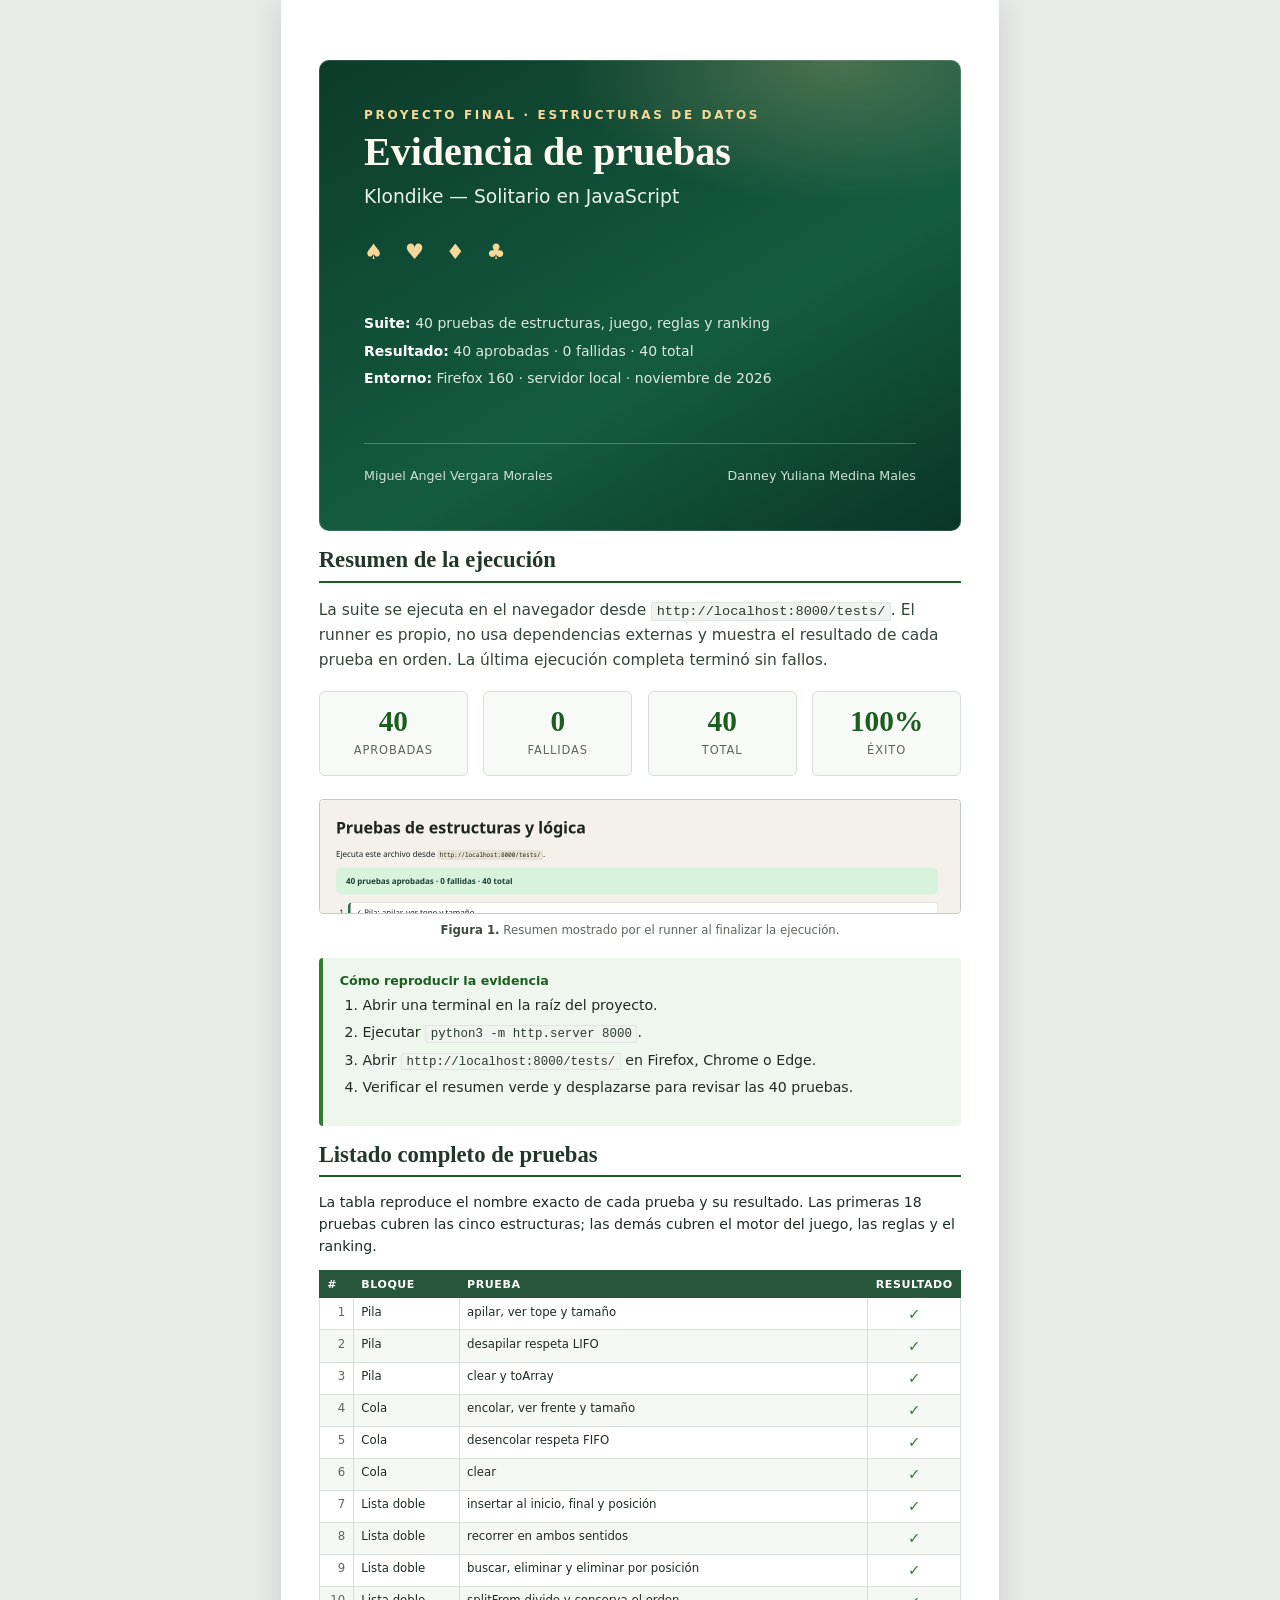
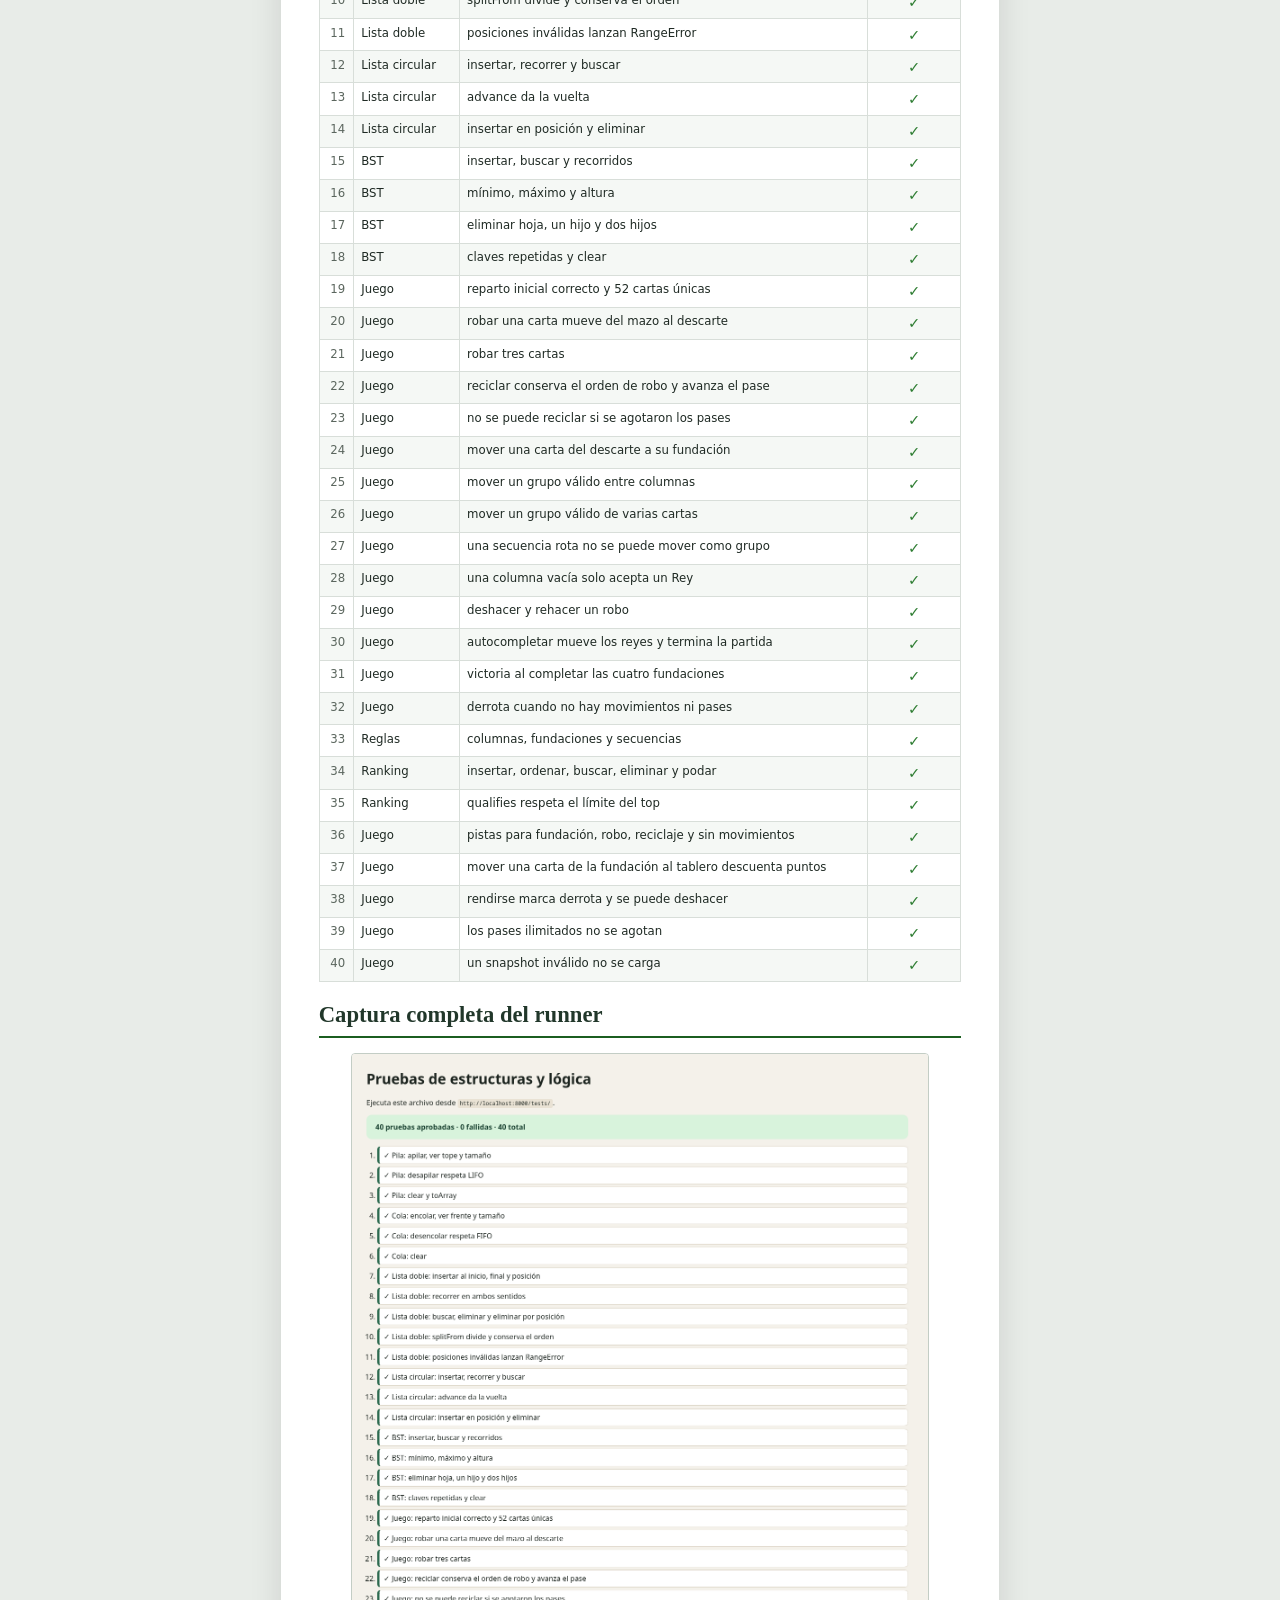
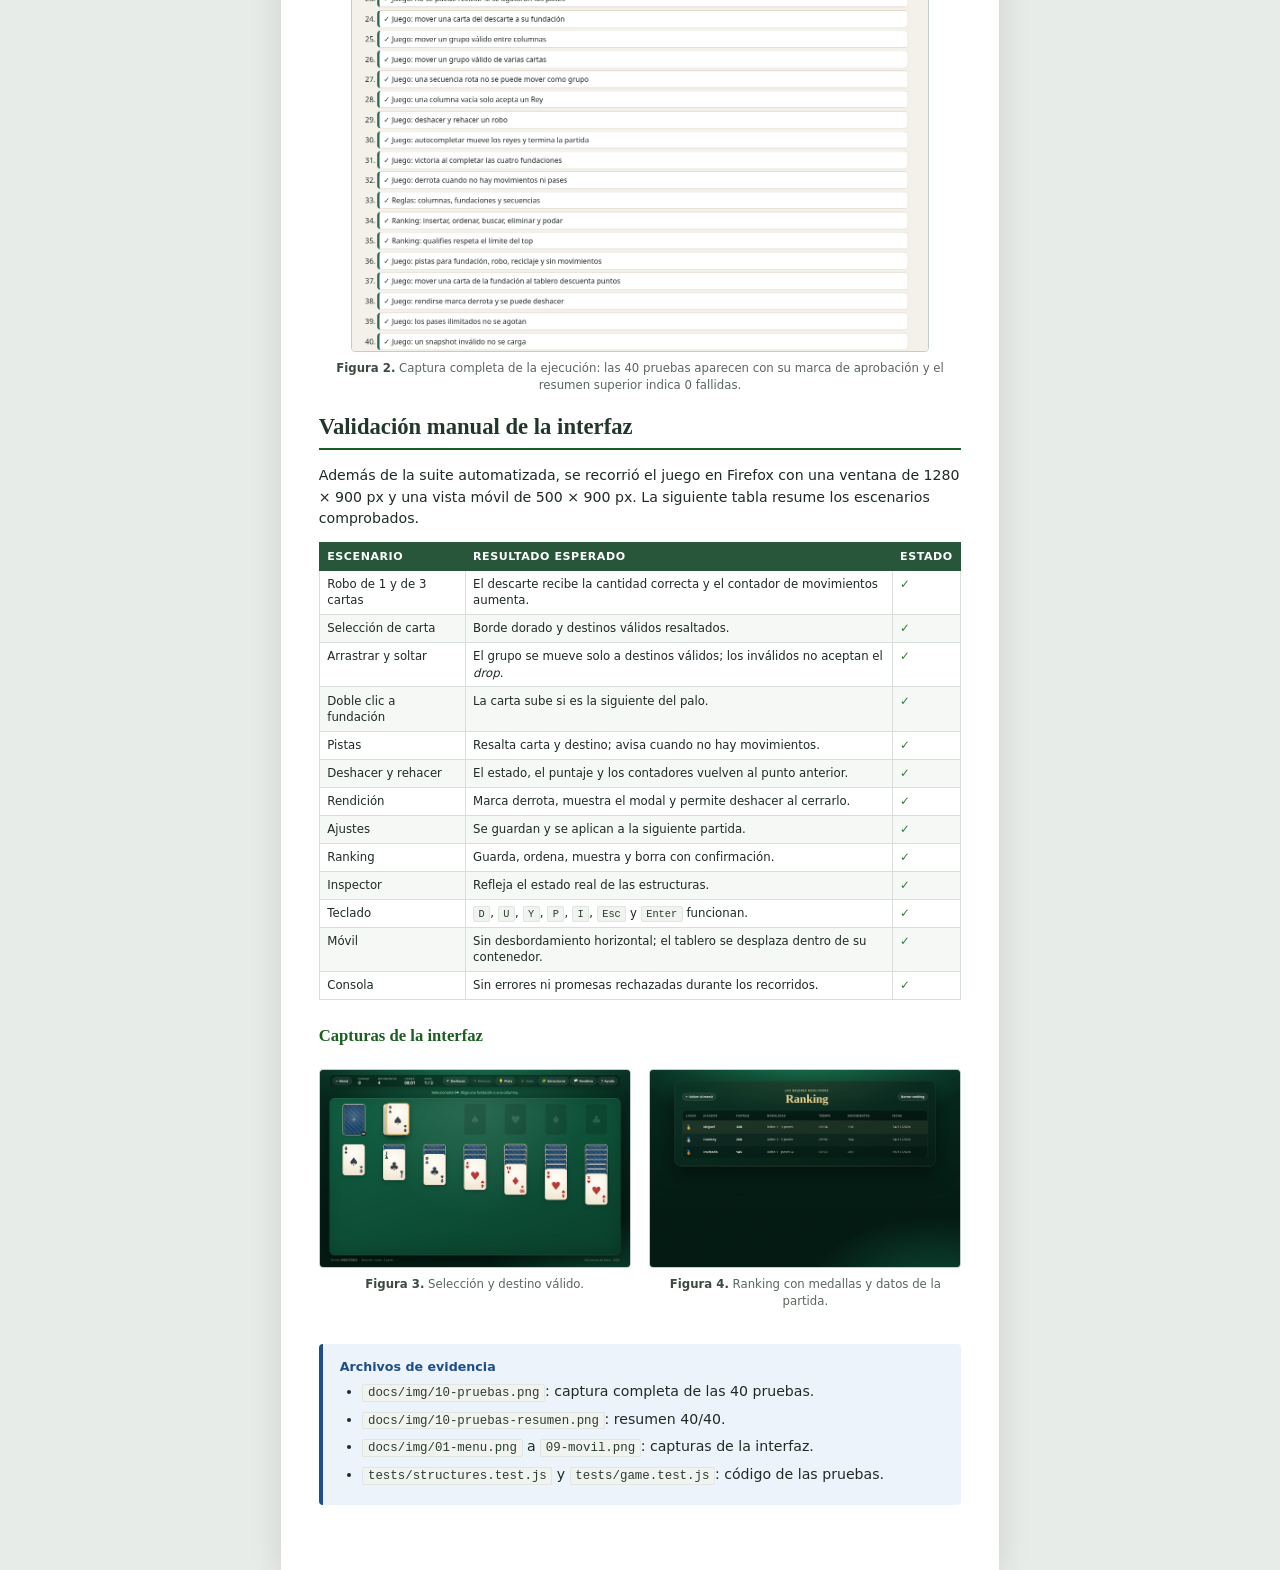
<file: docs/pruebas.html>
<!DOCTYPE html>
<html lang="es">
<head>
  <meta charset="UTF-8">
  <meta name="viewport" content="width=device-width, initial-scale=1.0">
  <title>Evidencia de pruebas — Klondike</title>
  <link rel="stylesheet" href="docs.css">
  <style>
    .figure--tall img {
      width: auto;
      max-width: 100%;
      max-height: 238mm;
      margin: 0 auto;
    }

    .test-table td:first-child {
      width: 9mm;
      text-align: right;
      color: var(--muted);
      font-variant-numeric: tabular-nums;
    }

    .test-table td:nth-child(2) {
      width: 28mm;
      white-space: nowrap;
    }

    .test-table td:last-child {
      width: 18mm;
      text-align: center;
      white-space: nowrap;
    }

    .test-table .check {
      font-size: 11pt;
    }

    .summary-grid {
      display: grid;
      grid-template-columns: repeat(4, 1fr);
      gap: 4mm;
      margin: 5mm 0 6mm;
    }

    .summary-card {
      padding: 4mm;
      border: 1px solid var(--line);
      border-radius: 6px;
      background: #f7faf7;
      text-align: center;
    }

    .summary-card strong {
      display: block;
      font-family: var(--serif);
      font-size: 22pt;
      line-height: 1;
      color: var(--green);
    }

    .summary-card span {
      display: block;
      margin-top: 1.5mm;
      font-size: 8.6pt;
      color: var(--muted);
      text-transform: uppercase;
      letter-spacing: 0.08em;
    }

    @media (max-width: 640px) {
      .summary-grid {
        grid-template-columns: 1fr 1fr;
      }
    }
  </style>
</head>
<body>
<main class="sheet">

  <header class="cover" style="min-height: auto; padding-bottom: 4mm;">
    <div class="cover__band" style="padding: 12mm 12mm;">
      <p class="cover__kicker">Proyecto final · Estructuras de Datos</p>
      <h1 class="cover__title" style="font-size: 30pt;">Evidencia de pruebas</h1>
      <p class="cover__subtitle">Klondike — Solitario en JavaScript</p>
      <p class="cover__suits" aria-hidden="true">♠ ♥ ♦ ♣</p>
      <div class="cover__meta">
        <span><strong>Suite:</strong> 40 pruebas de estructuras, juego, reglas y ranking</span>
        <span><strong>Resultado:</strong> 40 aprobadas · 0 fallidas · 40 total</span>
        <span><strong>Entorno:</strong> Firefox 160 · servidor local · noviembre de 2026</span>
      </div>
      <div class="cover__bottom">
        <span>Miguel Angel Vergara Morales</span>
        <span>Danney Yuliana Medina Males</span>
      </div>
    </div>
  </header>

  <section>
    <h2>Resumen de la ejecución</h2>
    <p class="lead">
      La suite se ejecuta en el navegador desde <code>http://localhost:8000/tests/</code>. El runner es
      propio, no usa dependencias externas y muestra el resultado de cada prueba en orden. La última
      ejecución completa terminó sin fallos.
    </p>

    <div class="summary-grid">
      <div class="summary-card"><strong>40</strong><span>Aprobadas</span></div>
      <div class="summary-card"><strong>0</strong><span>Fallidas</span></div>
      <div class="summary-card"><strong>40</strong><span>Total</span></div>
      <div class="summary-card"><strong>100%</strong><span>Éxito</span></div>
    </div>

    <figure class="figure">
      <img src="img/10-pruebas-resumen.png" alt="Resumen del runner: 40 pruebas aprobadas, 0 fallidas, 40 total">
      <figcaption class="figure__caption">
        <strong>Figura 1.</strong> Resumen mostrado por el runner al finalizar la ejecución.
      </figcaption>
    </figure>

    <div class="callout callout--ok">
      <p class="callout__title">Cómo reproducir la evidencia</p>
      <ol>
        <li>Abrir una terminal en la raíz del proyecto.</li>
        <li>Ejecutar <code>python3 -m http.server 8000</code>.</li>
        <li>Abrir <code>http://localhost:8000/tests/</code> en Firefox, Chrome o Edge.</li>
        <li>Verificar el resumen verde y desplazarse para revisar las 40 pruebas.</li>
      </ol>
    </div>
  </section>

  <section>
    <h2>Listado completo de pruebas</h2>
    <p>
      La tabla reproduce el nombre exacto de cada prueba y su resultado. Las primeras 18 pruebas cubren
      las cinco estructuras; las demás cubren el motor del juego, las reglas y el ranking.
    </p>

    <table class="table--compact test-table">
      <thead>
        <tr><th>#</th><th>Bloque</th><th>Prueba</th><th>Resultado</th></tr>
      </thead>
      <tbody>
        <tr><td>1</td><td>Pila</td><td>apilar, ver tope y tamaño</td><td><span class="check">✓</span></td></tr>
        <tr><td>2</td><td>Pila</td><td>desapilar respeta LIFO</td><td><span class="check">✓</span></td></tr>
        <tr><td>3</td><td>Pila</td><td>clear y toArray</td><td><span class="check">✓</span></td></tr>
        <tr><td>4</td><td>Cola</td><td>encolar, ver frente y tamaño</td><td><span class="check">✓</span></td></tr>
        <tr><td>5</td><td>Cola</td><td>desencolar respeta FIFO</td><td><span class="check">✓</span></td></tr>
        <tr><td>6</td><td>Cola</td><td>clear</td><td><span class="check">✓</span></td></tr>
        <tr><td>7</td><td>Lista doble</td><td>insertar al inicio, final y posición</td><td><span class="check">✓</span></td></tr>
        <tr><td>8</td><td>Lista doble</td><td>recorrer en ambos sentidos</td><td><span class="check">✓</span></td></tr>
        <tr><td>9</td><td>Lista doble</td><td>buscar, eliminar y eliminar por posición</td><td><span class="check">✓</span></td></tr>
        <tr><td>10</td><td>Lista doble</td><td>splitFrom divide y conserva el orden</td><td><span class="check">✓</span></td></tr>
        <tr><td>11</td><td>Lista doble</td><td>posiciones inválidas lanzan RangeError</td><td><span class="check">✓</span></td></tr>
        <tr><td>12</td><td>Lista circular</td><td>insertar, recorrer y buscar</td><td><span class="check">✓</span></td></tr>
        <tr><td>13</td><td>Lista circular</td><td>advance da la vuelta</td><td><span class="check">✓</span></td></tr>
        <tr><td>14</td><td>Lista circular</td><td>insertar en posición y eliminar</td><td><span class="check">✓</span></td></tr>
        <tr><td>15</td><td>BST</td><td>insertar, buscar y recorridos</td><td><span class="check">✓</span></td></tr>
        <tr><td>16</td><td>BST</td><td>mínimo, máximo y altura</td><td><span class="check">✓</span></td></tr>
        <tr><td>17</td><td>BST</td><td>eliminar hoja, un hijo y dos hijos</td><td><span class="check">✓</span></td></tr>
        <tr><td>18</td><td>BST</td><td>claves repetidas y clear</td><td><span class="check">✓</span></td></tr>
        <tr><td>19</td><td>Juego</td><td>reparto inicial correcto y 52 cartas únicas</td><td><span class="check">✓</span></td></tr>
        <tr><td>20</td><td>Juego</td><td>robar una carta mueve del mazo al descarte</td><td><span class="check">✓</span></td></tr>
        <tr><td>21</td><td>Juego</td><td>robar tres cartas</td><td><span class="check">✓</span></td></tr>
        <tr><td>22</td><td>Juego</td><td>reciclar conserva el orden de robo y avanza el pase</td><td><span class="check">✓</span></td></tr>
        <tr><td>23</td><td>Juego</td><td>no se puede reciclar si se agotaron los pases</td><td><span class="check">✓</span></td></tr>
        <tr><td>24</td><td>Juego</td><td>mover una carta del descarte a su fundación</td><td><span class="check">✓</span></td></tr>
        <tr><td>25</td><td>Juego</td><td>mover un grupo válido entre columnas</td><td><span class="check">✓</span></td></tr>
        <tr><td>26</td><td>Juego</td><td>mover un grupo válido de varias cartas</td><td><span class="check">✓</span></td></tr>
        <tr><td>27</td><td>Juego</td><td>una secuencia rota no se puede mover como grupo</td><td><span class="check">✓</span></td></tr>
        <tr><td>28</td><td>Juego</td><td>una columna vacía solo acepta un Rey</td><td><span class="check">✓</span></td></tr>
        <tr><td>29</td><td>Juego</td><td>deshacer y rehacer un robo</td><td><span class="check">✓</span></td></tr>
        <tr><td>30</td><td>Juego</td><td>autocompletar mueve los reyes y termina la partida</td><td><span class="check">✓</span></td></tr>
        <tr><td>31</td><td>Juego</td><td>victoria al completar las cuatro fundaciones</td><td><span class="check">✓</span></td></tr>
        <tr><td>32</td><td>Juego</td><td>derrota cuando no hay movimientos ni pases</td><td><span class="check">✓</span></td></tr>
        <tr><td>33</td><td>Reglas</td><td>columnas, fundaciones y secuencias</td><td><span class="check">✓</span></td></tr>
        <tr><td>34</td><td>Ranking</td><td>insertar, ordenar, buscar, eliminar y podar</td><td><span class="check">✓</span></td></tr>
        <tr><td>35</td><td>Ranking</td><td>qualifies respeta el límite del top</td><td><span class="check">✓</span></td></tr>
        <tr><td>36</td><td>Juego</td><td>pistas para fundación, robo, reciclaje y sin movimientos</td><td><span class="check">✓</span></td></tr>
        <tr><td>37</td><td>Juego</td><td>mover una carta de la fundación al tablero descuenta puntos</td><td><span class="check">✓</span></td></tr>
        <tr><td>38</td><td>Juego</td><td>rendirse marca derrota y se puede deshacer</td><td><span class="check">✓</span></td></tr>
        <tr><td>39</td><td>Juego</td><td>los pases ilimitados no se agotan</td><td><span class="check">✓</span></td></tr>
        <tr><td>40</td><td>Juego</td><td>un snapshot inválido no se carga</td><td><span class="check">✓</span></td></tr>
      </tbody>
    </table>
  </section>

  <section class="page-break">
    <h2>Captura completa del runner</h2>
    <figure class="figure figure--tall">
      <img src="img/10-pruebas.png" alt="Captura completa del runner con las 40 pruebas aprobadas">
      <figcaption class="figure__caption">
        <strong>Figura 2.</strong> Captura completa de la ejecución: las 40 pruebas aparecen con su
        marca de aprobación y el resumen superior indica 0 fallidas.
      </figcaption>
    </figure>
  </section>

  <section class="page-break">
    <h2>Validación manual de la interfaz</h2>
    <p>
      Además de la suite automatizada, se recorrió el juego en Firefox con una ventana de 1280 × 900 px
      y una vista móvil de 500 × 900 px. La siguiente tabla resume los escenarios comprobados.
    </p>

    <table class="table--compact">
      <thead>
        <tr><th>Escenario</th><th>Resultado esperado</th><th>Estado</th></tr>
      </thead>
      <tbody>
        <tr><td>Robo de 1 y de 3 cartas</td><td>El descarte recibe la cantidad correcta y el contador de movimientos aumenta.</td><td><span class="check">✓</span></td></tr>
        <tr><td>Selección de carta</td><td>Borde dorado y destinos válidos resaltados.</td><td><span class="check">✓</span></td></tr>
        <tr><td>Arrastrar y soltar</td><td>El grupo se mueve solo a destinos válidos; los inválidos no aceptan el <em>drop</em>.</td><td><span class="check">✓</span></td></tr>
        <tr><td>Doble clic a fundación</td><td>La carta sube si es la siguiente del palo.</td><td><span class="check">✓</span></td></tr>
        <tr><td>Pistas</td><td>Resalta carta y destino; avisa cuando no hay movimientos.</td><td><span class="check">✓</span></td></tr>
        <tr><td>Deshacer y rehacer</td><td>El estado, el puntaje y los contadores vuelven al punto anterior.</td><td><span class="check">✓</span></td></tr>
        <tr><td>Rendición</td><td>Marca derrota, muestra el modal y permite deshacer al cerrarlo.</td><td><span class="check">✓</span></td></tr>
        <tr><td>Ajustes</td><td>Se guardan y se aplican a la siguiente partida.</td><td><span class="check">✓</span></td></tr>
        <tr><td>Ranking</td><td>Guarda, ordena, muestra y borra con confirmación.</td><td><span class="check">✓</span></td></tr>
        <tr><td>Inspector</td><td>Refleja el estado real de las estructuras.</td><td><span class="check">✓</span></td></tr>
        <tr><td>Teclado</td><td><code>D</code>, <code>U</code>, <code>Y</code>, <code>P</code>, <code>I</code>, <code>Esc</code> y <code>Enter</code> funcionan.</td><td><span class="check">✓</span></td></tr>
        <tr><td>Móvil</td><td>Sin desbordamiento horizontal; el tablero se desplaza dentro de su contenedor.</td><td><span class="check">✓</span></td></tr>
        <tr><td>Consola</td><td>Sin errores ni promesas rechazadas durante los recorridos.</td><td><span class="check">✓</span></td></tr>
      </tbody>
    </table>

    <h3>Capturas de la interfaz</h3>
    <div class="figure-row">
      <figure class="figure">
        <img src="img/03-seleccion.png" alt="Selección de una carta con el destino válido resaltado">
        <figcaption class="figure__caption"><strong>Figura 3.</strong> Selección y destino válido.</figcaption>
      </figure>
      <figure class="figure">
        <img src="img/07-ranking.png" alt="Ranking con tres puntajes de ejemplo">
        <figcaption class="figure__caption"><strong>Figura 4.</strong> Ranking con medallas y datos de la partida.</figcaption>
      </figure>
    </div>

    <div class="callout callout--info">
      <p class="callout__title">Archivos de evidencia</p>
      <ul>
        <li><code>docs/img/10-pruebas.png</code>: captura completa de las 40 pruebas.</li>
        <li><code>docs/img/10-pruebas-resumen.png</code>: resumen 40/40.</li>
        <li><code>docs/img/01-menu.png</code> a <code>09-movil.png</code>: capturas de la interfaz.</li>
        <li><code>tests/structures.test.js</code> y <code>tests/game.test.js</code>: código de las pruebas.</li>
      </ul>
    </div>
  </section>

</main>
</body>
</html>
</file>
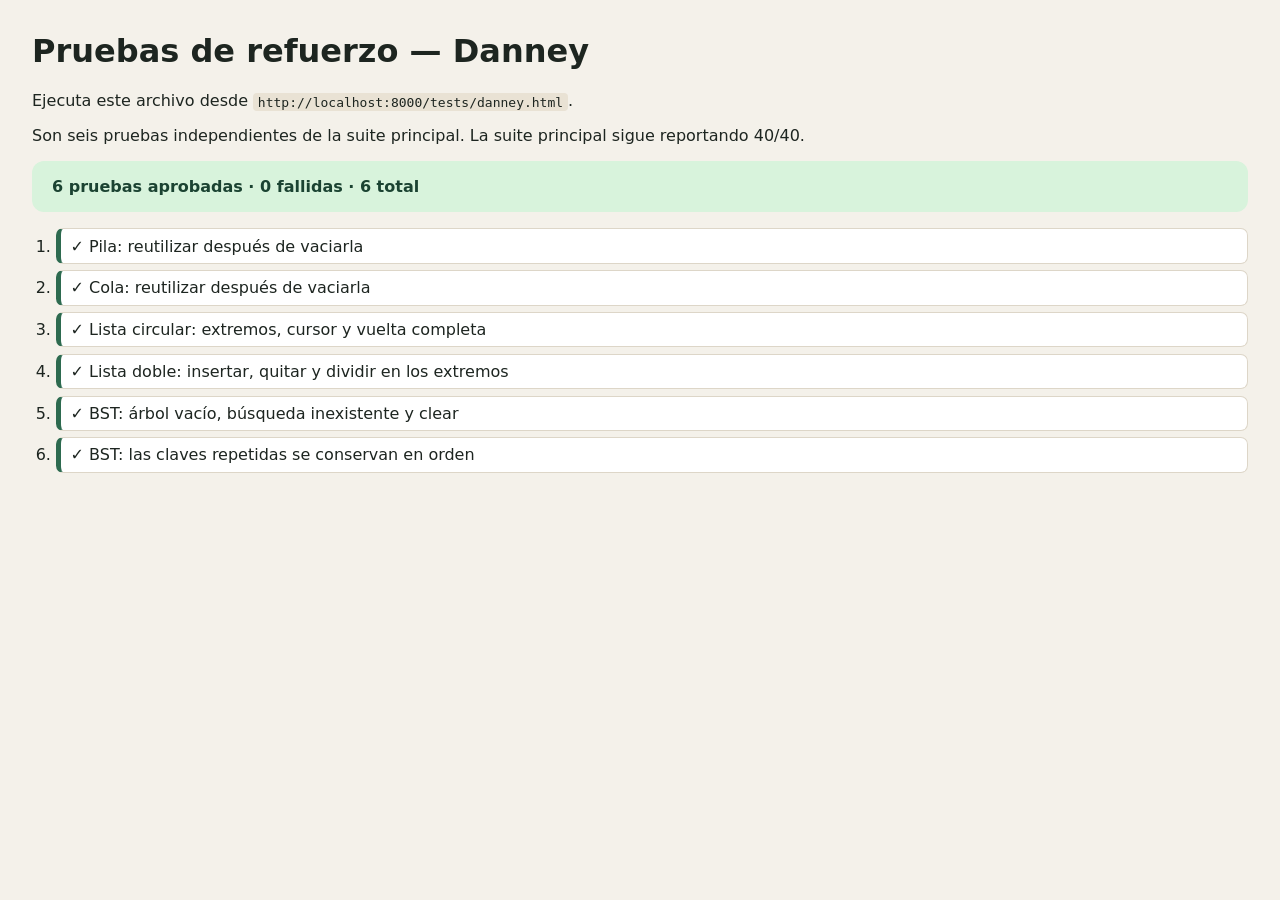
<file: tests/danney.html>
<!DOCTYPE html>
<html lang="es">
<head>
  <meta charset="UTF-8">
  <meta name="viewport" content="width=device-width, initial-scale=1.0">
  <title>Pruebas de Danney — Klondike</title>
  <style>
    :root { color-scheme: light; }
    body { margin: 0; padding: 2rem; font-family: system-ui, sans-serif; background: #f4f1ea; color: #1d2520; }
    h1 { margin-top: 0; }
    .summary { padding: 1rem 1.25rem; border-radius: .75rem; font-weight: 700; margin-bottom: 1rem; }
    .summary--ok { background: #d8f3dc; color: #1b4332; }
    .summary--fail { background: #ffd6d6; color: #7f1d1d; }
    .results { display: grid; gap: .4rem; padding-left: 1.5rem; }
    .result { padding: .45rem .6rem; border-radius: .45rem; background: #fff; border: 1px solid #ddd6c8; }
    .result--ok { border-left: 5px solid #2d6a4f; }
    .result--fail { border-left: 5px solid #b91c1c; }
    .result pre { white-space: pre-wrap; color: #7f1d1d; font-size: .82rem; }
    code { background: #e9e2d4; padding: .1rem .3rem; border-radius: .25rem; }
  </style>
</head>
<body>
  <h1>Pruebas de refuerzo — Danney</h1>
  <p>Ejecuta este archivo desde <code>http://localhost:8000/tests/danney.html</code>.</p>
  <p>Son seis pruebas independientes de la suite principal. La suite principal sigue reportando 40/40.</p>
  <div id="results">Ejecutando…</div>
  <script type="module">
    import { runTests } from './test-runner.js';
    import './danney.test.js';
    runTests(document.getElementById('results'));
  </script>
</body>
</html>
</file>
<file: styles/base.css>
/* ============================================================
   Base: variables, reset, tipografía, botones y pantallas
   ============================================================ */

:root {
  color-scheme: dark;

  --card-w: clamp(50px, 8.4vw, 92px);
  --card-h: calc(var(--card-w) * 1.4);
  --radius: 12px;

  --cream: #f8f4e9;
  --paper: #fbf8f1;
  --ink: #1d2520;
  --muted: rgba(247, 243, 232, 0.72);
  --muted-strong: rgba(247, 243, 232, 0.88);

  --gold: #e4b358;
  --gold-light: #f6d999;
  --gold-dark: #9b6b12;
  --red: #b0271f;
  --black: #1f2933;

  --felt-light: #146746;
  --felt-dark: #083b29;
  --line: rgba(255, 255, 255, 0.16);

  --shadow-lg: 0 30px 80px rgba(0, 0, 0, 0.45);
  --shadow-sm: 0 3px 10px rgba(0, 0, 0, 0.28);

  --serif: Georgia, 'Times New Roman', serif;
  --sans: 'Segoe UI', system-ui, -apple-system, BlinkMacSystemFont, sans-serif;
}

*,
*::before,
*::after {
  box-sizing: border-box;
}

html {
  min-height: 100%;
  background: #051d15;
}

body {
  min-height: 100vh;
  min-height: 100dvh;
  margin: 0;
  font-family: var(--sans);
  color: var(--cream);
  background:
    radial-gradient(1200px 620px at 50% -12%, #1b7a55 0%, transparent 62%),
    radial-gradient(900px 520px at 92% 112%, #0d4a34 0%, transparent 58%),
    linear-gradient(180deg, #072b1f 0%, #041b14 72%);
  background-attachment: fixed;
  -webkit-font-smoothing: antialiased;
}

body::before {
  content: '';
  position: fixed;
  inset: 0;
  pointer-events: none;
  opacity: 0.18;
  background-image:
    repeating-linear-gradient(45deg, rgba(255, 255, 255, 0.05) 0 1px, transparent 1px 5px),
    repeating-linear-gradient(-45deg, rgba(0, 0, 0, 0.08) 0 1px, transparent 1px 7px);
  z-index: 0;
}

.app {
  position: relative;
  z-index: 1;
  min-height: 100vh;
  min-height: 100dvh;
}

h1, h2, h3, p, ul, ol, figure {
  margin-top: 0;
}

button,
input,
select,
textarea {
  font: inherit;
}

button {
  color: inherit;
}

a {
  color: var(--gold-light);
}

code,
kbd {
  font-family: ui-monospace, 'SFMono-Regular', Menlo, Consolas, monospace;
}

.sr-only {
  position: absolute;
  width: 1px;
  height: 1px;
  padding: 0;
  margin: -1px;
  overflow: hidden;
  clip: rect(0, 0, 0, 0);
  white-space: nowrap;
  border: 0;
}

/* ------------------------------------------------------------ Botones */

.button {
  display: inline-flex;
  align-items: center;
  justify-content: center;
  gap: 0.45rem;
  border: 1px solid transparent;
  border-radius: 999px;
  padding: 0.65rem 1.15rem;
  font-weight: 650;
  font-size: 0.95rem;
  line-height: 1.1;
  cursor: pointer;
  text-decoration: none;
  transition: transform 0.14s ease, box-shadow 0.14s ease, background 0.14s ease;
  white-space: nowrap;
}

.button:hover:not(:disabled) {
  transform: translateY(-1px);
}

.button:active:not(:disabled) {
  transform: translateY(0);
}

.button:disabled {
  opacity: 0.42;
  cursor: not-allowed;
  transform: none;
}

.button--primary {
  background: linear-gradient(180deg, #f6d999 0%, #e4b358 55%, #c98f2c 100%);
  color: #2b1c02;
  border-color: rgba(255, 246, 220, 0.5);
  box-shadow: 0 6px 18px rgba(0, 0, 0, 0.28), inset 0 1px 0 rgba(255, 255, 255, 0.55);
}

.button--primary:hover:not(:disabled) {
  box-shadow: 0 9px 24px rgba(0, 0, 0, 0.34), inset 0 1px 0 rgba(255, 255, 255, 0.65);
}

.button--ghost {
  background: rgba(255, 255, 255, 0.07);
  color: var(--cream);
  border-color: rgba(255, 255, 255, 0.2);
  backdrop-filter: blur(6px);
}

.button--ghost:hover:not(:disabled) {
  background: rgba(255, 255, 255, 0.13);
}

.button--danger {
  background: #b3261e;
  color: #fff;
  border-color: #d64a41;
}

.button--small {
  padding: 0.48rem 0.8rem;
  font-size: 0.82rem;
}

/* ------------------------------------------------------------ Etiquetas */

.tag {
  display: inline-flex;
  align-items: center;
  gap: 0.25rem;
  padding: 0.2rem 0.55rem;
  border-radius: 999px;
  background: rgba(228, 179, 88, 0.14);
  border: 1px solid rgba(228, 179, 88, 0.34);
  color: var(--gold-light);
  font-size: 0.71rem;
  font-weight: 650;
  letter-spacing: 0.03em;
  white-space: nowrap;
}

/* ------------------------------------------------------------ Menú */

.menu {
  min-height: 100vh;
  min-height: 100dvh;
  display: grid;
  place-items: center;
  padding: clamp(1rem, 4vw, 3rem);
}

.menu__panel {
  position: relative;
  width: min(580px, 100%);
  padding: clamp(1.5rem, 4vw, 3rem);
  border-radius: 28px;
  text-align: center;
  background:
    radial-gradient(520px 240px at 50% -10%, rgba(246, 217, 153, 0.15), transparent 65%),
    linear-gradient(165deg, rgba(12, 56, 41, 0.94), rgba(5, 30, 22, 0.97));
  border: 1px solid rgba(246, 217, 153, 0.24);
  box-shadow: var(--shadow-lg), inset 0 1px 0 rgba(255, 255, 255, 0.08);
  overflow: hidden;
}

.menu__panel::after {
  content: '';
  position: absolute;
  inset: 10px;
  border-radius: 21px;
  border: 1px solid rgba(246, 217, 153, 0.13);
  pointer-events: none;
}

.menu__eyebrow {
  margin-bottom: 0.35rem;
  color: var(--gold-light);
  font-size: 0.68rem;
  font-weight: 700;
  letter-spacing: 0.2em;
  text-transform: uppercase;
}

.menu__title {
  margin: 0;
  font-family: var(--serif);
  font-size: clamp(3.1rem, 9vw, 5rem);
  font-weight: 700;
  line-height: 0.95;
  letter-spacing: 0.01em;
  background: linear-gradient(180deg, #fffaf0 0%, #f2d08f 58%, #c38a26 100%);
  -webkit-background-clip: text;
  background-clip: text;
  color: transparent;
  filter: drop-shadow(0 6px 14px rgba(0, 0, 0, 0.32));
}

.menu__suits {
  display: flex;
  justify-content: center;
  gap: 0.9rem;
  margin: 0.55rem 0 1rem;
  font-size: 1.3rem;
  line-height: 1;
}

.menu__suits span:nth-child(2),
.menu__suits span:nth-child(3) {
  color: #e2685f;
}

.menu__suits span:nth-child(1),
.menu__suits span:nth-child(4) {
  color: var(--cream);
}

.menu__tagline {
  max-width: 46ch;
  margin: 0 auto 1.6rem;
  color: var(--muted);
  font-size: 0.94rem;
  line-height: 1.62;
}

.menu__buttons {
  display: grid;
  gap: 0.8rem;
}

.menu__play {
  padding: 0.9rem 1.4rem;
  font-size: 1.12rem;
  font-family: var(--serif);
  letter-spacing: 0.04em;
}

.menu__grid {
  display: grid;
  grid-template-columns: repeat(2, minmax(0, 1fr));
  gap: 0.6rem;
}

.menu__secondary {
  display: flex;
  align-items: center;
  justify-content: center;
  gap: 0.5rem;
  padding: 0.7rem 0.6rem;
  font-size: 0.88rem;
}

.menu__icon {
  font-size: 1rem;
  line-height: 1;
}

.menu__meta {
  display: flex;
  flex-wrap: wrap;
  justify-content: center;
  gap: 0.45rem;
  margin-top: 1.4rem;
}

.menu__best {
  margin: 1.15rem 0 0;
  color: var(--gold-light);
  font-size: 0.9rem;
}

.menu__footer {
  display: flex;
  flex-wrap: wrap;
  align-items: center;
  justify-content: center;
  gap: 0.5rem;
  margin-top: 1.6rem;
  padding-top: 1rem;
  border-top: 1px solid var(--line);
  color: rgba(247, 243, 232, 0.55);
  font-size: 0.76rem;
}

.menu__dot {
  opacity: 0.5;
}

/* ------------------------------------------------------------ Páginas internas */

.page {
  min-height: 100vh;
  min-height: 100dvh;
  display: flex;
  justify-content: center;
  align-items: flex-start;
  padding: clamp(1rem, 3.5vw, 3rem);
}

.page__panel {
  width: min(1080px, 100%);
  padding: clamp(1rem, 3vw, 2rem);
  border-radius: 26px;
  background:
    radial-gradient(700px 260px at 50% -10%, rgba(246, 217, 153, 0.1), transparent 70%),
    linear-gradient(165deg, rgba(11, 52, 38, 0.95), rgba(5, 28, 21, 0.97));
  border: 1px solid rgba(246, 217, 153, 0.2);
  box-shadow: var(--shadow-lg);
}

.page__header {
  display: flex;
  flex-wrap: wrap;
  align-items: center;
  justify-content: space-between;
  gap: 1rem;
  margin-bottom: 1.5rem;
}

.page__heading {
  flex: 1;
  min-width: 220px;
  text-align: center;
}

.page__eyebrow {
  margin: 0 0 0.2rem;
  color: var(--gold-light);
  font-size: 0.66rem;
  font-weight: 700;
  letter-spacing: 0.18em;
  text-transform: uppercase;
}

.page__title {
  margin: 0;
  font-family: var(--serif);
  font-size: clamp(2rem, 5vw, 3rem);
  color: var(--gold-light);
  line-height: 1;
}

.page__spacer {
  width: 118px;
}

.table-wrap {
  overflow-x: auto;
  border-radius: 16px;
  border: 1px solid rgba(255, 255, 255, 0.12);
  background: rgba(0, 0, 0, 0.16);
}

.ranking-table {
  width: 100%;
  min-width: 760px;
  border-collapse: collapse;
  font-size: 0.88rem;
}

.ranking-table th {
  padding: 0.8rem 0.9rem;
  text-align: left;
  font-size: 0.68rem;
  letter-spacing: 0.09em;
  text-transform: uppercase;
  color: var(--muted);
  background: rgba(0, 0, 0, 0.24);
  white-space: nowrap;
}

.ranking-table td {
  padding: 0.8rem 0.9rem;
  border-top: 1px solid rgba(255, 255, 255, 0.08);
  color: var(--muted-strong);
  white-space: nowrap;
}

.ranking-table tbody tr:nth-child(even) {
  background: rgba(255, 255, 255, 0.03);
}

.ranking-table tbody tr:hover {
  background: rgba(246, 217, 153, 0.07);
}

.rank__position {
  width: 4.5rem;
}

.rank__medal {
  font-size: 1.15rem;
}

.rank__name {
  font-weight: 650;
  color: var(--cream);
}

.rank__score {
  font-weight: 800;
  color: var(--gold-light);
  font-variant-numeric: tabular-nums;
}

.rank--1 {
  background: rgba(246, 217, 153, 0.09) !important;
}

.empty-state {
  display: grid;
  justify-items: center;
  gap: 0.6rem;
  padding: clamp(2rem, 7vw, 4rem) 1rem;
  text-align: center;
}

.empty-state__icon {
  font-size: 2.6rem;
  filter: grayscale(0.2);
}

.empty-state h2 {
  margin: 0;
  font-family: var(--serif);
  color: var(--gold-light);
}

.empty-state p {
  max-width: 44ch;
  margin: 0 0 0.8rem;
  color: var(--muted);
  line-height: 1.55;
  font-size: 0.92rem;
}

/* ------------------------------------------------------------ Accesibilidad */

:focus-visible {
  outline: 2px solid var(--gold-light);
  outline-offset: 3px;
}

@media (prefers-reduced-motion: reduce) {
  *,
  *::before,
  *::after {
    animation-duration: 0.01ms !important;
    animation-iteration-count: 1 !important;
    transition-duration: 0.01ms !important;
  }
}

@media (max-width: 640px) {
  .page__spacer {
    display: none;
  }

  .page__heading {
    order: -1;
    flex-basis: 100%;
    text-align: left;
  }

  .menu__grid {
    grid-template-columns: 1fr;
  }

  .menu__footer {
    flex-direction: column;
    gap: 0.25rem;
  }

  .menu__dot {
    display: none;
  }
}
</file>
<file: styles/board.css>
/* ============================================================
   Tablero de juego, barra superior, pilas y mensajes
   ============================================================ */

.game {
  display: flex;
  flex-direction: column;
  gap: 0.7rem;
  width: 100%;
  max-width: 1240px;
  min-height: 100vh;
  min-height: 100dvh;
  margin: 0 auto;
  padding: clamp(0.5rem, 1.6vw, 1.2rem);
}

.game__bar {
  display: flex;
  flex-wrap: wrap;
  align-items: center;
  gap: 0.65rem;
  padding: 0.55rem 0.7rem;
  border-radius: 15px;
  background: rgba(3, 25, 18, 0.55);
  border: 1px solid rgba(255, 255, 255, 0.14);
  backdrop-filter: blur(10px);
  box-shadow: 0 8px 24px rgba(0, 0, 0, 0.2);
}

.game__bar-start {
  order: 0;
}

.game__stats {
  display: flex;
  flex: 1;
  flex-wrap: wrap;
  justify-content: center;
  gap: clamp(0.7rem, 2.5vw, 2rem);
  order: 1;
}

.game__actions {
  display: flex;
  flex-wrap: wrap;
  justify-content: flex-end;
  gap: 0.35rem;
  order: 2;
}

.stat {
  display: flex;
  flex-direction: column;
  gap: 0.05rem;
  min-width: 3.1rem;
}

.stat__label {
  font-size: 0.57rem;
  font-weight: 650;
  letter-spacing: 0.11em;
  text-transform: uppercase;
  color: var(--muted);
}

.stat__value {
  font-size: 1.06rem;
  line-height: 1.1;
  font-variant-numeric: tabular-nums;
  color: var(--cream);
}

.game__action {
  gap: 0.35rem;
}

.game__action-icon {
  font-size: 0.92rem;
  line-height: 1;
}

.game__message {
  min-height: 1.4rem;
  margin: 0;
  padding: 0 0.5rem;
  text-align: center;
  font-size: 0.88rem;
  line-height: 1.4;
  color: var(--muted);
  transition: color 0.15s ease;
}

.game__message--ok {
  color: #c9f7d8;
}

.game__message--warn {
  color: #ffd7a8;
}

/* ------------------------------------------------------------ Tablero */

.board {
  flex: 1;
  display: flex;
  flex-direction: column;
  gap: clamp(1rem, 3.2vw, 2.4rem);
  padding: clamp(0.55rem, 2vw, 1.4rem);
  border-radius: 22px;
  background:
    radial-gradient(ellipse at 50% -10%, rgba(255, 255, 255, 0.13), transparent 55%),
    linear-gradient(160deg, #126144 0%, #0a402c 100%);
  border: 1px solid rgba(255, 255, 255, 0.13);
  box-shadow:
    inset 0 1px 0 rgba(255, 255, 255, 0.09),
    inset 0 0 70px rgba(0, 0, 0, 0.18),
    0 20px 50px rgba(0, 0, 0, 0.35);
}

.board__row {
  display: grid;
  grid-template-columns: repeat(7, minmax(0, 1fr));
  gap: clamp(0.3rem, 1.2vw, 0.9rem);
  align-items: start;
  width: 100%;
}

.board__spacer {
  height: var(--card-h);
}

/* ------------------------------------------------------------ Pilas */

.pile {
  position: relative;
  justify-self: center;
  width: var(--card-w);
  height: var(--card-h);
  border-radius: var(--radius);
  border: 1.5px dashed rgba(255, 255, 255, 0.27);
  background: rgba(0, 0, 0, 0.13);
  box-shadow: inset 0 1px 0 rgba(255, 255, 255, 0.04);
  transition: border-color 0.15s ease, background 0.15s ease, box-shadow 0.15s ease;
}

.pile[role='button'] {
  cursor: pointer;
}

.pile--empty {
  border-color: rgba(255, 255, 255, 0.22);
}

.pile--stock .card,
.pile--waste .card,
.pile--foundation .card {
  position: absolute;
  top: 0;
  left: 0;
}

.pile--stock .card {
  pointer-events: none;
}

.pile--waste {
  overflow: visible;
  z-index: 1;
}

.pile--foundation {
  display: grid;
  place-items: center;
}

.pile__watermark {
  position: absolute;
  inset: 0;
  display: grid;
  place-items: center;
  font-size: calc(var(--card-w) * 0.5);
  line-height: 1;
  color: rgba(255, 255, 255, 0.13);
  pointer-events: none;
  user-select: none;
}

.pile__watermark--king {
  font-family: var(--serif);
  font-weight: 700;
}

.pile--tableau {
  display: flex;
  flex-direction: column;
  align-items: center;
  height: auto;
  min-height: var(--card-h);
  border: none;
  background: transparent;
  box-shadow: none;
}

.pile--tableau::before {
  content: '';
  position: absolute;
  top: 0;
  left: 0;
  width: 100%;
  height: var(--card-h);
  border-radius: var(--radius);
  border: 1.5px dashed rgba(255, 255, 255, 0.22);
  background: rgba(0, 0, 0, 0.12);
  pointer-events: none;
  transition: border-color 0.15s ease, background 0.15s ease, box-shadow 0.15s ease;
}

.pile--tableau .pile__watermark {
  top: 0;
  height: var(--card-h);
}

.pile--tableau .card {
  position: relative;
  z-index: 1;
}

.pile--tableau .card + .card {
  margin-top: calc(var(--card-w) * -0.96);
}

.pile--tableau .card--back + .card--back {
  margin-top: calc(var(--card-w) * -1.18);
}

.pile--tableau .card--back + .card--up {
  margin-top: calc(var(--card-w) * -1.18);
}

.pile__top-card {
  z-index: 2;
}

.pile__badge {
  position: absolute;
  right: -0.42rem;
  bottom: -0.42rem;
  z-index: 5;
  display: grid;
  place-items: center;
  min-width: 1.35rem;
  height: 1.35rem;
  padding: 0 0.28rem;
  border-radius: 999px;
  background: rgba(4, 28, 20, 0.94);
  border: 1px solid rgba(255, 255, 255, 0.34);
  color: var(--cream);
  font-size: 0.68rem;
  font-weight: 750;
  font-variant-numeric: tabular-nums;
  pointer-events: none;
}

.pile__badge--soft {
  background: rgba(4, 28, 20, 0.72);
}

.pile__ghost {
  position: absolute;
  inset: 0;
  display: grid;
  place-items: center;
  font-size: calc(var(--card-w) * 0.36);
  color: rgba(255, 255, 255, 0.35);
  pointer-events: none;
}

.pile__ghost-text {
  position: absolute;
  right: 0;
  bottom: 0.35rem;
  left: 0;
  text-align: center;
  font-size: 0.56rem;
  font-weight: 650;
  letter-spacing: 0.09em;
  text-transform: uppercase;
  color: rgba(255, 255, 255, 0.45);
  pointer-events: none;
}

.pile--recycle .pile__ghost {
  color: var(--gold-light);
}

.pile--recycle {
  border-color: rgba(246, 217, 153, 0.5);
  background: rgba(246, 217, 153, 0.08);
}

/* ------------------------------------------------------------ Destinos válidos y pistas */

.pile--valid {
  border-color: rgba(246, 217, 153, 0.9);
  background: rgba(246, 217, 153, 0.12);
  box-shadow: 0 0 0 3px rgba(246, 217, 153, 0.22);
}

.pile--tableau.pile--valid {
  background: transparent;
  box-shadow: none;
}

.pile--tableau.pile--valid::before {
  border-color: rgba(246, 217, 153, 0.9);
  background: rgba(246, 217, 153, 0.13);
  box-shadow: 0 0 0 3px rgba(246, 217, 153, 0.22);
}

.pile--hint {
  box-shadow: 0 0 0 3px rgba(125, 245, 184, 0.4);
  border-color: rgba(157, 245, 196, 0.8);
}

.pile--tableau.pile--hint {
  box-shadow: none;
}

.pile--tableau.pile--hint::before {
  border-color: rgba(157, 245, 196, 0.8);
  box-shadow: 0 0 0 3px rgba(125, 245, 184, 0.4);
}

.pile--drop {
  outline: 3px dashed var(--gold-light);
  outline-offset: 4px;
}

/* ------------------------------------------------------------ Pie */

.game__footer {
  display: flex;
  flex-wrap: wrap;
  align-items: center;
  gap: 0.45rem;
  padding: 0 0.3rem 0.2rem;
  color: rgba(247, 243, 232, 0.5);
  font-size: 0.7rem;
}

.game__footer code {
  color: rgba(247, 243, 232, 0.78);
  font-size: 0.72rem;
}

.game__footer-spacer {
  flex: 1;
}

/* ------------------------------------------------------------ Responsive */

@media (max-width: 980px) {
  .game__stats {
    order: 3;
    flex-basis: 100%;
    justify-content: space-around;
    padding-top: 0.15rem;
    border-top: 1px solid rgba(255, 255, 255, 0.08);
  }

  .game__actions {
    order: 2;
    flex: 1;
  }

  .game__bar-start {
    order: 1;
  }
}

@media (max-width: 760px) {
  .game {
    gap: 0.5rem;
    padding: 0.4rem;
  }

  .game__bar {
    gap: 0.4rem;
    padding: 0.45rem 0.5rem;
  }

  .game__action-text {
    display: none;
  }

  .game__action {
    padding: 0.45rem 0.55rem;
  }

  .game__action-icon {
    font-size: 1rem;
  }

  .stat {
    min-width: 2.7rem;
    align-items: center;
  }

  .stat__value {
    font-size: 0.92rem;
  }

  .board {
    gap: 0.9rem;
    padding: 0.45rem;
    border-radius: 16px;
  }

  .game__footer-spacer {
    display: none;
  }
}

@media (max-width: 560px) {
  :root {
    --card-w: clamp(40px, 11.7vw, 56px);
  }

  .game__message {
    font-size: 0.8rem;
  }
}
</file>
<file: styles/cards.css>
/* ============================================================
   Cartas: cara, dorso, selección y pistas
   ============================================================ */

.card {
  position: relative;
  flex: none;
  width: var(--card-w);
  height: var(--card-h);
  border-radius: var(--radius);
  background: var(--cream);
  color: var(--ink);
  border: 1px solid rgba(20, 20, 15, 0.28);
  box-shadow:
    0 2px 5px rgba(0, 0, 0, 0.32),
    0 7px 16px rgba(0, 0, 0, 0.12);
  user-select: none;
  -webkit-user-select: none;
  transition: box-shadow 0.14s ease, transform 0.14s ease, outline-color 0.14s ease;
}

.card--up {
  background:
    radial-gradient(circle at 50% 30%, #fffdf8 0%, #f7f0e0 62%, #ece2cd 100%);
}

.card--red {
  color: var(--red);
}

.card--black {
  color: var(--black);
}

.card__face {
  position: absolute;
  inset: 0;
  display: block;
  overflow: hidden;
  border-radius: inherit;
}

.card__corner {
  position: absolute;
  display: flex;
  flex-direction: column;
  align-items: center;
  gap: 0.02em;
  font-size: clamp(10px, calc(var(--card-w) * 0.2), 19px);
  font-weight: 800;
  line-height: 0.94;
  letter-spacing: -0.04em;
}

.card__corner--tl {
  top: 5%;
  left: 6.5%;
}

.card__corner--br {
  right: 6.5%;
  bottom: 5%;
  transform: rotate(180deg);
}

.card__rank {
  font-family: var(--sans);
}

.card__suit {
  font-size: 0.95em;
  line-height: 1;
}

.card__pip {
  position: absolute;
  inset: 0;
  display: grid;
  place-items: center;
  font-size: calc(var(--card-w) * 0.5);
  line-height: 1;
  opacity: 0.9;
  transform: translateY(4%);
  pointer-events: none;
}

/* ------------------------------------------------------------ Dorso */

.card--back {
  background:
    radial-gradient(circle at 50% 38%, rgba(255, 255, 255, 0.18), transparent 58%),
    repeating-linear-gradient(45deg, #153a5b 0 7px, #1d4a73 7px 14px);
  border: 2px solid #e7deca;
  box-shadow:
    inset 0 0 0 3px #112d45,
    inset 0 0 0 5px rgba(246, 217, 153, 0.2),
    0 2px 5px rgba(0, 0, 0, 0.35);
}

.card__back-pattern {
  position: absolute;
  inset: 7%;
  display: grid;
  place-items: center;
  border-radius: calc(var(--radius) - 4px);
  border: 1px solid rgba(246, 217, 153, 0.34);
  background:
    repeating-linear-gradient(135deg, rgba(255, 255, 255, 0.07) 0 4px, transparent 4px 9px);
  color: rgba(246, 217, 153, 0.42);
  font-size: calc(var(--card-w) * 0.3);
  line-height: 1;
  pointer-events: none;
}

.card__back-pattern::after {
  content: '✦';
}

/* ------------------------------------------------------------ Estados */

.card--selected {
  z-index: 20 !important;
  outline: 3px solid var(--gold);
  outline-offset: -2px;
  box-shadow:
    0 0 0 4px rgba(228, 179, 88, 0.32),
    0 14px 26px rgba(0, 0, 0, 0.38);
  transform: translateY(-2px);
}

.card--hint {
  z-index: 19 !important;
  outline: 3px solid #8df3bf;
  outline-offset: -2px;
  animation: card-hint 1.1s ease-in-out infinite alternate;
}

.card[draggable='true'] {
  cursor: grab;
}

.card[draggable='true']:active {
  cursor: grabbing;
}

.card--back {
  cursor: default;
}

@keyframes card-hint {
  from {
    box-shadow: 0 0 0 3px rgba(141, 243, 191, 0.3), 0 4px 12px rgba(0, 0, 0, 0.25);
  }
  to {
    box-shadow: 0 0 14px 4px rgba(141, 243, 191, 0.6), 0 6px 16px rgba(0, 0, 0, 0.3);
  }
}

@media (max-width: 560px) {
  .card__pip {
    transform: translateY(2%);
  }

  .card__corner--tl {
    top: 4%;
    left: 5%;
  }

  .card__corner--br {
    right: 5%;
    bottom: 4%;
  }
}
</file>
<file: styles/modals.css>
/* ============================================================
   Ventanas modales, formularios, reglas y ranking
   ============================================================ */

.modal-backdrop {
  position: fixed;
  inset: 0;
  z-index: 100;
  display: grid;
  place-items: center;
  padding: clamp(0.6rem, 2vw, 1.5rem);
  background: rgba(2, 14, 9, 0.74);
  backdrop-filter: blur(7px);
  animation: modal-fade 0.16s ease-out;
}

.modal {
  display: flex;
  flex-direction: column;
  width: min(560px, 100%);
  max-height: min(89vh, 900px);
  max-height: min(89dvh, 900px);
  overflow: hidden;
  border-radius: 22px;
  background: var(--paper);
  color: var(--ink);
  box-shadow:
    0 40px 100px rgba(0, 0, 0, 0.5),
    0 0 0 1px rgba(255, 255, 255, 0.5) inset;
  animation: modal-pop 0.18s cubic-bezier(0.2, 0.9, 0.3, 1.15);
}

.modal--wide {
  width: min(840px, 100%);
}

.modal__header {
  position: sticky;
  top: 0;
  z-index: 2;
  display: flex;
  align-items: flex-start;
  justify-content: space-between;
  gap: 1rem;
  padding: 1.15rem 1.4rem 0.85rem;
  border-bottom: 1px solid #e7dfcf;
  background: var(--paper);
}

.modal__title {
  margin: 0;
  font-family: var(--serif);
  font-size: clamp(1.35rem, 3.6vw, 1.7rem);
  line-height: 1.1;
  color: #25352a;
}

.modal__subtitle {
  margin: 0.25rem 0 0;
  color: #7a7161;
  font-size: 0.83rem;
}

.modal__close {
  flex: none;
  display: grid;
  place-items: center;
  width: 2.2rem;
  height: 2.2rem;
  border: none;
  border-radius: 50%;
  background: #efe8d9;
  color: #5b5245;
  font-size: 1.4rem;
  line-height: 1;
  cursor: pointer;
  transition: background 0.14s ease;
}

.modal__close:hover {
  background: #e4dac5;
}

.modal__body {
  overflow-y: auto;
  padding: 1.15rem 1.4rem;
  overscroll-behavior: contain;
  scrollbar-width: thin;
  scrollbar-color: #c9b98f #f3ecdd;
  scrollbar-gutter: stable;
}

.modal__footer {
  position: sticky;
  bottom: 0;
  z-index: 2;
  display: flex;
  flex-wrap: wrap;
  justify-content: flex-end;
  gap: 0.5rem;
  padding: 0.9rem 1.4rem 1.1rem;
  border-top: 1px solid #e7dfcf;
  background: var(--paper);
}

/* Botones dentro del modal (fondo claro) */
.modal .button--ghost {
  background: #efe8d9;
  color: #2b332c;
  border-color: #ddd3c0;
}

.modal .button--ghost:hover:not(:disabled) {
  background: #e4dac5;
}

.modal .button--primary {
  background: linear-gradient(180deg, #f6d999, #e4b358 60%, #cf9a3b);
  color: #2b1c02;
  border-color: #d3a44b;
  box-shadow: 0 4px 12px rgba(90, 60, 10, 0.18);
}

.modal .button--danger {
  background: #b3261e;
  color: #fff;
  border-color: #9d1f18;
}

.modal .tag {
  background: #f7ecd4;
  border-color: #e6d2a7;
  color: #7a5a12;
}

/* ------------------------------------------------------------ Texto */

.prose {
  color: #3b4239;
}

.prose h3 {
  margin: 1.3rem 0 0.45rem;
  font-family: var(--serif);
  font-size: 1.08rem;
  color: #2c3b30;
}

.prose h3:first-child {
  margin-top: 0;
}

.prose p,
.prose li {
  font-size: 0.91rem;
  line-height: 1.58;
}

.prose ul {
  display: grid;
  gap: 0.35rem;
  padding-left: 1.2rem;
  margin: 0 0 0.85rem;
}

.prose p {
  margin: 0 0 0.8rem;
}

.prose__note {
  padding: 0.6rem 0.8rem;
  border-left: 4px solid var(--gold);
  border-radius: 8px;
  background: #f2ebdb;
  color: #5d5546;
  font-size: 0.84rem;
  line-height: 1.5;
}

.rules-table {
  width: 100%;
  margin: 0.4rem 0 0.9rem;
  border-collapse: collapse;
  font-size: 0.88rem;
}

.rules-table th,
.rules-table td {
  padding: 0.45rem 0.6rem;
  border-bottom: 1px solid #e7dfcf;
  text-align: left;
}

.rules-table th {
  font-size: 0.68rem;
  letter-spacing: 0.08em;
  text-transform: uppercase;
  color: #7a7161;
}

.rules-table__points {
  text-align: right !important;
  font-weight: 750;
  color: #8a6419;
  white-space: nowrap;
}

kbd {
  display: inline-block;
  padding: 0.05rem 0.35rem;
  border: 1px solid #d4c9b4;
  border-bottom-width: 2px;
  border-radius: 5px;
  background: #efe8d9;
  color: #4c463b;
  font-size: 0.78em;
  line-height: 1.35;
}

.rules-controls li {
  padding-left: 0.1rem;
}

/* ------------------------------------------------------------ Ajustes y fin de partida */

.settings-form__intro {
  margin: 0 0 1.1rem;
  color: #6f6758;
  font-size: 0.87rem;
  line-height: 1.55;
}

.field {
  display: grid;
  gap: 0.32rem;
  margin: 0 0 0.95rem;
}

.field__label {
  font-size: 0.83rem;
  font-weight: 650;
  color: #4b463c;
}

.field__input {
  width: 100%;
  padding: 0.58rem 0.68rem;
  border: 1px solid #d8cfbd;
  border-radius: 10px;
  background: #fffdf8;
  color: var(--ink);
  font: inherit;
  font-size: 0.9rem;
}

.field__input:focus {
  outline: 2px solid #c99a3d;
  outline-offset: 1px;
  border-color: #c99a3d;
}

.field__hint {
  margin: -0.2rem 0 0.4rem;
  color: #8a8172;
  font-size: 0.78rem;
  line-height: 1.45;
}

.game-over__lead {
  margin: 0 0 1rem;
  color: #4f574e;
  font-size: 0.94rem;
  line-height: 1.55;
}

.game-over__note {
  margin: 0.9rem 0 0;
  padding: 0.6rem 0.8rem;
  border-left: 4px solid #3d7a4f;
  border-radius: 8px;
  background: #e8f2e6;
  color: #34513d;
  font-size: 0.86rem;
  line-height: 1.5;
}

.game-over__seed {
  margin: 0.9rem 0 0;
  color: #8a8172;
  font-family: ui-monospace, 'SFMono-Regular', Menlo, Consolas, monospace;
  font-size: 0.76rem;
}

.stats-grid {
  display: grid;
  grid-template-columns: repeat(2, minmax(0, 1fr));
  gap: 0.6rem;
  margin: 1rem 0;
}

.stat-card {
  display: grid;
  gap: 0.12rem;
  padding: 0.68rem 0.85rem;
  border-radius: 12px;
  background: #f1ead9;
}

.stat-card__label {
  font-size: 0.64rem;
  font-weight: 650;
  letter-spacing: 0.09em;
  text-transform: uppercase;
  color: #7a7161;
}

.stat-card__value {
  font-size: 1.15rem;
  color: #2d3a30;
  font-variant-numeric: tabular-nums;
}

/* ------------------------------------------------------------ Inspector */

.structures__intro {
  margin: 0 0 0.9rem;
  color: #6f6758;
  font-size: 0.86rem;
  line-height: 1.55;
}

.structures__grid {
  display: grid;
  gap: 0.55rem;
}

.structures__block {
  overflow: hidden;
  border: 1px solid #e3dac8;
  border-radius: 12px;
  background: #fffdf9;
}

.structures__summary {
  display: flex;
  align-items: center;
  justify-content: space-between;
  gap: 0.6rem;
  padding: 0.6rem 0.8rem;
  background: #f6f0e3;
  cursor: pointer;
  list-style: none;
}

.structures__summary::-webkit-details-marker {
  display: none;
}

.structures__summary strong {
  color: #3a453b;
  font-size: 0.9rem;
}

.structures__content {
  display: grid;
  gap: 0.32rem;
  padding: 0.7rem 0.85rem;
}

.structures__line {
  display: flex;
  flex-wrap: wrap;
  align-items: baseline;
  gap: 0.4rem;
  margin: 0;
  font-size: 0.83rem;
}

.structures__key {
  font-weight: 700;
  color: #5c5344;
}

.structures__value {
  color: #6f6758;
}

.structures__items {
  margin: 0;
  color: #3f4a41;
  font-family: ui-monospace, 'SFMono-Regular', Menlo, Consolas, monospace;
  font-size: 0.76rem;
  line-height: 1.5;
  word-break: break-word;
}

.structures__muted {
  color: #918777;
  font-size: 0.73rem;
}

.structures__hint {
  margin: 0.15rem 0 0;
  color: #8a8172;
  font-size: 0.76rem;
  line-height: 1.45;
}

.structures__footer {
  display: flex;
  flex-wrap: wrap;
  align-items: center;
  gap: 0.45rem;
  margin-top: 0.9rem;
}

.structure-list {
  display: grid !important;
  gap: 0.55rem !important;
  padding-left: 0 !important;
  list-style: none;
}

.structure-item {
  padding: 0.65rem 0.8rem;
  border: 1px solid #e7dfcf;
  border-radius: 10px;
  background: #fffdf9;
}

.structure-item__head {
  display: flex;
  flex-wrap: wrap;
  align-items: baseline;
  gap: 0.5rem;
  margin-bottom: 0.25rem;
}

.structure-item__head strong {
  font-size: 0.88rem;
  color: #334036;
}

.structure-item__head code {
  padding: 0.08rem 0.35rem;
  border-radius: 5px;
  background: #f2ebdb;
  color: #6f6247;
  font-size: 0.72rem;
}

.structure-item p {
  margin: 0;
  color: #5f675e;
  font-size: 0.84rem;
  line-height: 1.5;
}

/* ------------------------------------------------------------ Animaciones */

@keyframes modal-fade {
  from { opacity: 0; }
  to { opacity: 1; }
}

@keyframes modal-pop {
  from {
    opacity: 0;
    transform: translateY(14px) scale(0.98);
  }
  to {
    opacity: 1;
    transform: translateY(0) scale(1);
  }
}

@media (max-width: 560px) {
  .modal__header,
  .modal__body,
  .modal__footer {
    padding-right: 1rem;
    padding-left: 1rem;
  }

  .stats-grid {
    grid-template-columns: 1fr 1fr;
  }

  .stat-card {
    padding: 0.55rem 0.65rem;
  }

  .stat-card__value {
    font-size: 1rem;
  }
}
</file>
<file: docs/docs.css>
/* ============================================================
   Estilos comunes de los manuales (pantalla e impresión)
   ============================================================ */

:root {
  --ink: #1f2a24;
  --muted: #5b665e;
  --green: #1b5e20;
  --green-soft: #eef6ee;
  --gold: #8a5a12;
  --gold-soft: #fdf6e7;
  --blue: #1d4e89;
  --blue-soft: #edf3fb;
  --red: #9b2c23;
  --line: #d8ded9;
  --paper: #ffffff;
  --serif: Georgia, 'Times New Roman', serif;
  --sans: 'Segoe UI', system-ui, -apple-system, BlinkMacSystemFont, sans-serif;
  --mono: ui-monospace, 'SFMono-Regular', Menlo, Consolas, monospace;
}

*,
*::before,
*::after {
  box-sizing: border-box;
}

html {
  background: #e8ece8;
}

body {
  margin: 0;
  font-family: var(--sans);
  font-size: 10.6pt;
  line-height: 1.55;
  color: var(--ink);
  background: #e8ece8;
  -webkit-print-color-adjust: exact;
  print-color-adjust: exact;
}

.sheet {
  width: min(190mm, 100%);
  margin: 0 auto;
  padding: 14mm 10mm;
  background: var(--paper);
  box-shadow: 0 0 30px rgba(0, 0, 0, 0.12);
}

/* ------------------------------------------------------------ Portada */

.cover {
  display: flex;
  flex-direction: column;
  justify-content: center;
  min-height: 255mm;
  padding: 2mm 0;
}

.cover__band {
  padding: 16mm 14mm;
  border-radius: 10px;
  color: #fff;
  background:
    radial-gradient(420px 220px at 80% 0%, rgba(246, 217, 153, 0.25), transparent 65%),
    linear-gradient(150deg, #0c3b2a 0%, #145c40 60%, #0a3527 100%);
  box-shadow: inset 0 0 0 1px rgba(255, 255, 255, 0.14);
}

.cover__kicker {
  margin: 0 0 2mm;
  font-size: 9pt;
  font-weight: 700;
  letter-spacing: 0.22em;
  text-transform: uppercase;
  color: #f6d999;
}

.cover__title {
  margin: 0;
  font-family: var(--serif);
  font-size: 34pt;
  line-height: 1;
  color: #fffaf0;
}

.cover__subtitle {
  margin: 3mm 0 0;
  font-size: 14pt;
  color: #e9f2ea;
}

.cover__suits {
  margin: 6mm 0 0;
  font-size: 16pt;
  letter-spacing: 0.35em;
  color: #f6d999;
}

.cover__meta {
  margin: 12mm 0 0;
  display: grid;
  gap: 1.5mm;
  font-size: 10.5pt;
  color: #dbe8de;
}

.cover__meta strong {
  color: #fff;
}

.cover__bottom {
  margin-top: 14mm;
  padding-top: 6mm;
  border-top: 1px solid rgba(255, 255, 255, 0.25);
  display: flex;
  flex-wrap: wrap;
  justify-content: space-between;
  gap: 3mm;
  font-size: 9.5pt;
  color: #cfdfd4;
}

.cover__note {
  margin: 8mm 2mm 0;
  color: var(--muted);
  font-size: 9.5pt;
  line-height: 1.6;
}

/* ------------------------------------------------------------ Tipografía */

h1, h2, h3, h4 {
  font-family: var(--serif);
  color: #21372a;
  line-height: 1.2;
}

h1 {
  margin: 0 0 3mm;
  font-size: 24pt;
}

h2 {
  margin: 0 0 4mm;
  padding-bottom: 2mm;
  font-size: 17pt;
  border-bottom: 2px solid var(--green);
}

h3 {
  margin: 7mm 0 2mm;
  font-size: 12.5pt;
  color: var(--green);
}

h4 {
  margin: 5mm 0 1.5mm;
  font-size: 10.8pt;
  color: var(--gold);
}

p {
  margin: 0 0 3.2mm;
}

ul, ol {
  margin: 0 0 3.5mm;
  padding-left: 6mm;
}

li {
  margin-bottom: 1.4mm;
}

li > ul,
li > ol {
  margin-top: 1.4mm;
  margin-bottom: 1.5mm;
}

strong {
  color: #17231c;
}

a {
  color: var(--blue);
  text-decoration: none;
  border-bottom: 1px solid #b9cbe0;
}

.small {
  font-size: 9.2pt;
}

.muted {
  color: var(--muted);
}

.center {
  text-align: center;
}

/* ------------------------------------------------------------ Índice */

.toc {
  margin: 4mm 0 0;
  padding: 0;
  list-style: none;
  counter-reset: toc;
}

.toc li {
  display: flex;
  align-items: baseline;
  gap: 2mm;
  padding: 1.3mm 0;
  border-bottom: 1px dotted #c7d0c9;
  font-size: 10.3pt;
}

.toc li::before {
  counter-increment: toc;
  content: counter(toc, decimal-leading-zero);
  min-width: 9mm;
  color: var(--gold);
  font-weight: 700;
  font-size: 9pt;
}

.toc li span {
  flex: 1;
}

.toc li small {
  color: var(--muted);
  font-size: 8.8pt;
}

/* ------------------------------------------------------------ Figuras */

.figure {
  margin: 4mm 0 5mm;
  break-inside: avoid;
}

.figure img {
  display: block;
  width: 100%;
  height: auto;
  border: 1px solid #c3cdc5;
  border-radius: 4px;
  background: #0a3527;
}

.figure__caption {
  margin: 2mm 0 0;
  font-size: 8.8pt;
  line-height: 1.45;
  color: var(--muted);
  text-align: center;
}

.figure__caption strong {
  color: #3c4a40;
}

.figure-row {
  display: grid;
  grid-template-columns: 1fr 1fr;
  gap: 5mm;
  align-items: start;
}

.figure--diagram img {
  border: none;
  background: #fff;
}

/* ------------------------------------------------------------ Tablas */

table {
  width: 100%;
  margin: 3mm 0 5mm;
  border-collapse: collapse;
  font-size: 9.3pt;
  line-height: 1.4;
}

caption {
  caption-side: top;
  margin-bottom: 1.5mm;
  font-size: 8.7pt;
  font-weight: 650;
  color: var(--muted);
  text-align: left;
}

th {
  padding: 2mm 2.4mm;
  text-align: left;
  font-size: 8.3pt;
  letter-spacing: 0.05em;
  text-transform: uppercase;
  color: #fff;
  background: #28563b;
  border: 1px solid #28563b;
}

td {
  padding: 1.9mm 2.4mm;
  border: 1px solid var(--line);
  vertical-align: top;
}

tbody tr:nth-child(even) {
  background: #f5f8f5;
}

.table--compact {
  font-size: 8.8pt;
}

.table--compact td,
.table--compact th {
  padding: 1.4mm 2mm;
}

td.num,
th.num {
  text-align: right;
  white-space: nowrap;
  font-variant-numeric: tabular-nums;
}

td.code,
.code {
  font-family: var(--mono);
  font-size: 8.6pt;
}

.tag {
  display: inline-block;
  padding: 0.4mm 2mm;
  border-radius: 999px;
  background: var(--gold-soft);
  border: 1px solid #e6d2a7;
  color: #7a5a12;
  font-size: 8.4pt;
  font-weight: 700;
  white-space: nowrap;
}

.tag--green {
  background: var(--green-soft);
  border-color: #b7d4b9;
  color: #1b5e20;
}

.tag--blue {
  background: var(--blue-soft);
  border-color: #bdd0e6;
  color: var(--blue);
}

/* ------------------------------------------------------------ Avisos */

.callout {
  margin: 4mm 0;
  padding: 3.5mm 4.5mm;
  border-left: 4px solid var(--gold);
  border-radius: 4px;
  background: #fbf4e3;
  break-inside: avoid;
}

.callout--info {
  border-color: var(--blue);
  background: var(--blue-soft);
}

.callout--ok {
  border-color: #2e7d32;
  background: #eef6ee;
}

.callout__title {
  margin: 0 0 1.2mm;
  font-size: 9.5pt;
  font-weight: 750;
  color: #4c3a12;
}

.callout--info .callout__title {
  color: #1d4e89;
}

.callout--ok .callout__title {
  color: #1b5e20;
}

.callout p:last-child,
.callout ul:last-child {
  margin-bottom: 0;
}

/* ------------------------------------------------------------ Código */

code {
  padding: 0.2mm 1.2mm;
  border-radius: 2px;
  background: #f0f3f0;
  border: 1px solid #e0e6e1;
  font-family: var(--mono);
  font-size: 0.88em;
  color: #2c3b30;
}

pre {
  margin: 3mm 0 4mm;
  padding: 3.5mm 4.5mm;
  overflow-x: auto;
  border-radius: 4px;
  border: 1px solid #dce4dd;
  background: #f7faf7;
  font-family: var(--mono);
  font-size: 8.7pt;
  line-height: 1.5;
  color: #26342b;
  break-inside: avoid;
}

pre code {
  padding: 0;
  border: none;
  background: none;
  font-size: inherit;
}

.tree {
  margin: 3mm 0 4mm;
  padding: 3.5mm 4.5mm;
  border-radius: 4px;
  border: 1px solid #dce4dd;
  background: #f7faf7;
  font-family: var(--mono);
  font-size: 8.5pt;
  line-height: 1.55;
  white-space: pre;
  overflow-x: auto;
}

/* ------------------------------------------------------------ Varios */

.page-break {
  break-before: page;
}

.avoid-break {
  break-inside: avoid;
}

.lead {
  font-size: 11.6pt;
  line-height: 1.6;
  color: #34443a;
}

.quote {
  margin: 4mm 0;
  padding: 3mm 4mm;
  border-left: 3px solid #c7d0c9;
  color: var(--muted);
  font-style: italic;
}

hr {
  margin: 6mm 0;
  border: none;
  border-top: 1px solid var(--line);
}

.badge-row {
  display: flex;
  flex-wrap: wrap;
  gap: 2mm;
  margin: 3mm 0 4mm;
}

.kv {
  display: grid;
  grid-template-columns: 34mm 1fr;
  gap: 1.4mm 3mm;
  margin: 3mm 0 4mm;
  font-size: 9.8pt;
}

.kv dt {
  color: var(--muted);
  font-weight: 650;
}

.kv dd {
  margin: 0;
}

.check {
  color: #2e7d32;
  font-weight: 800;
}

/* ------------------------------------------------------------ Impresión */

@page {
  size: A4;
}

@media print {
  html,
  body {
    background: #fff;
  }

  .sheet {
    width: auto;
    margin: 0;
    padding: 0;
    box-shadow: none;
  }

  .cover {
    min-height: 245mm;
  }

  .no-print {
    display: none !important;
  }

  a {
    color: inherit;
    border-bottom: none;
  }

  h2 {
    break-after: avoid;
  }

  h3,
  h4 {
    break-after: avoid;
  }

  .figure,
  .callout,
  .avoid-break,
  pre {
    break-inside: avoid;
  }

  tr {
    break-inside: avoid;
  }
}
</file>
